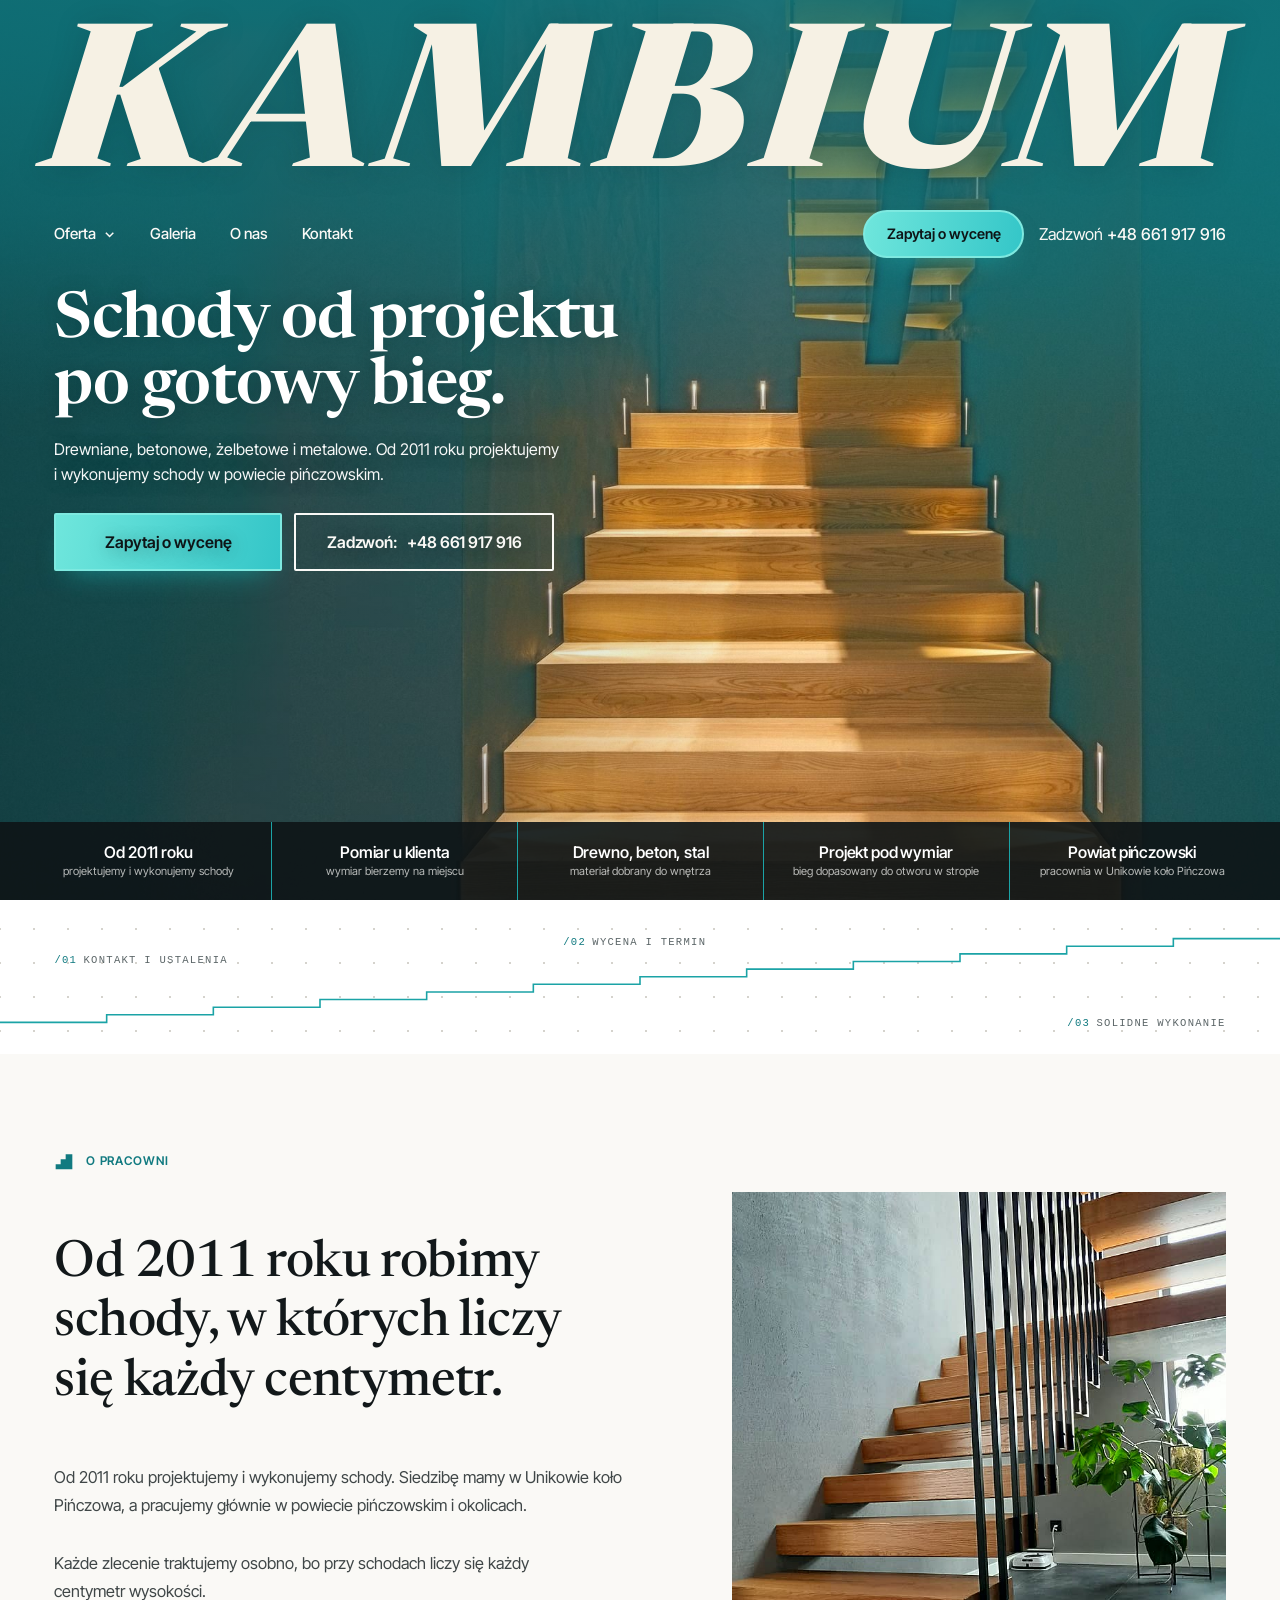
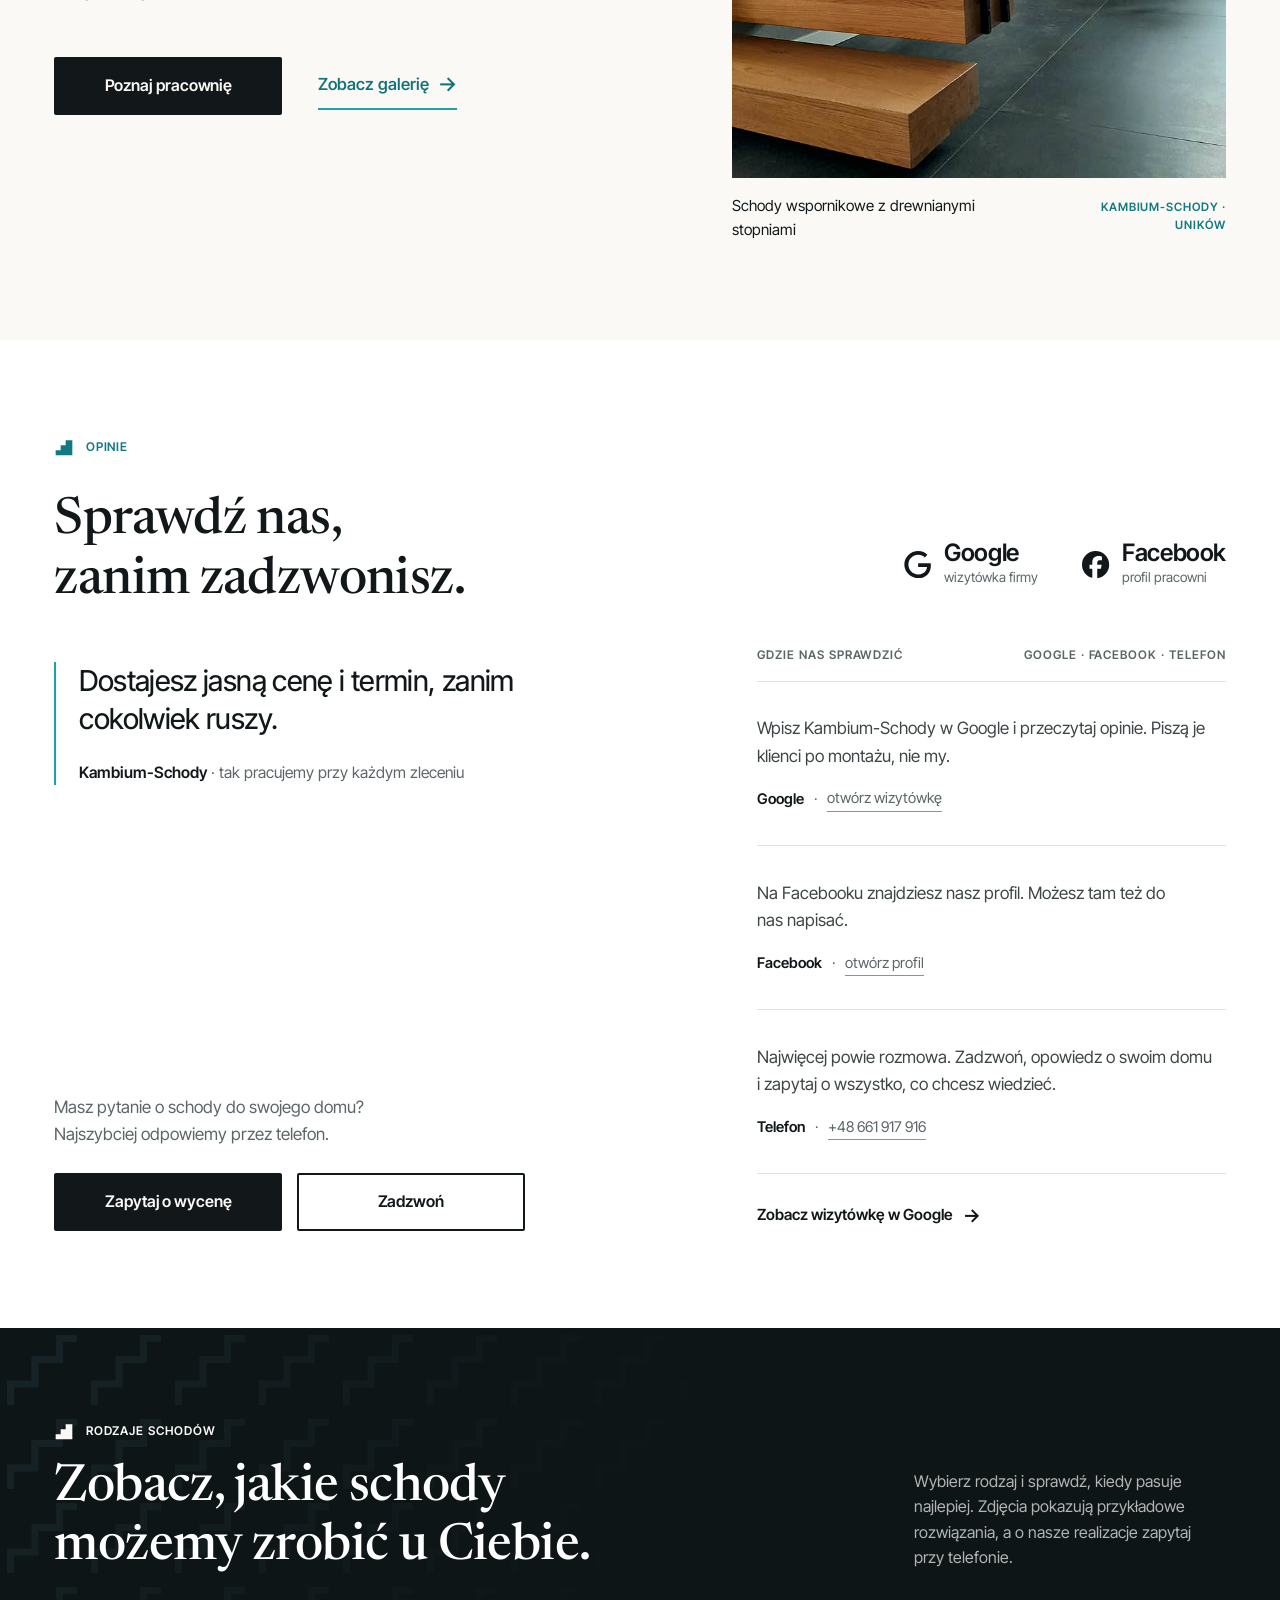
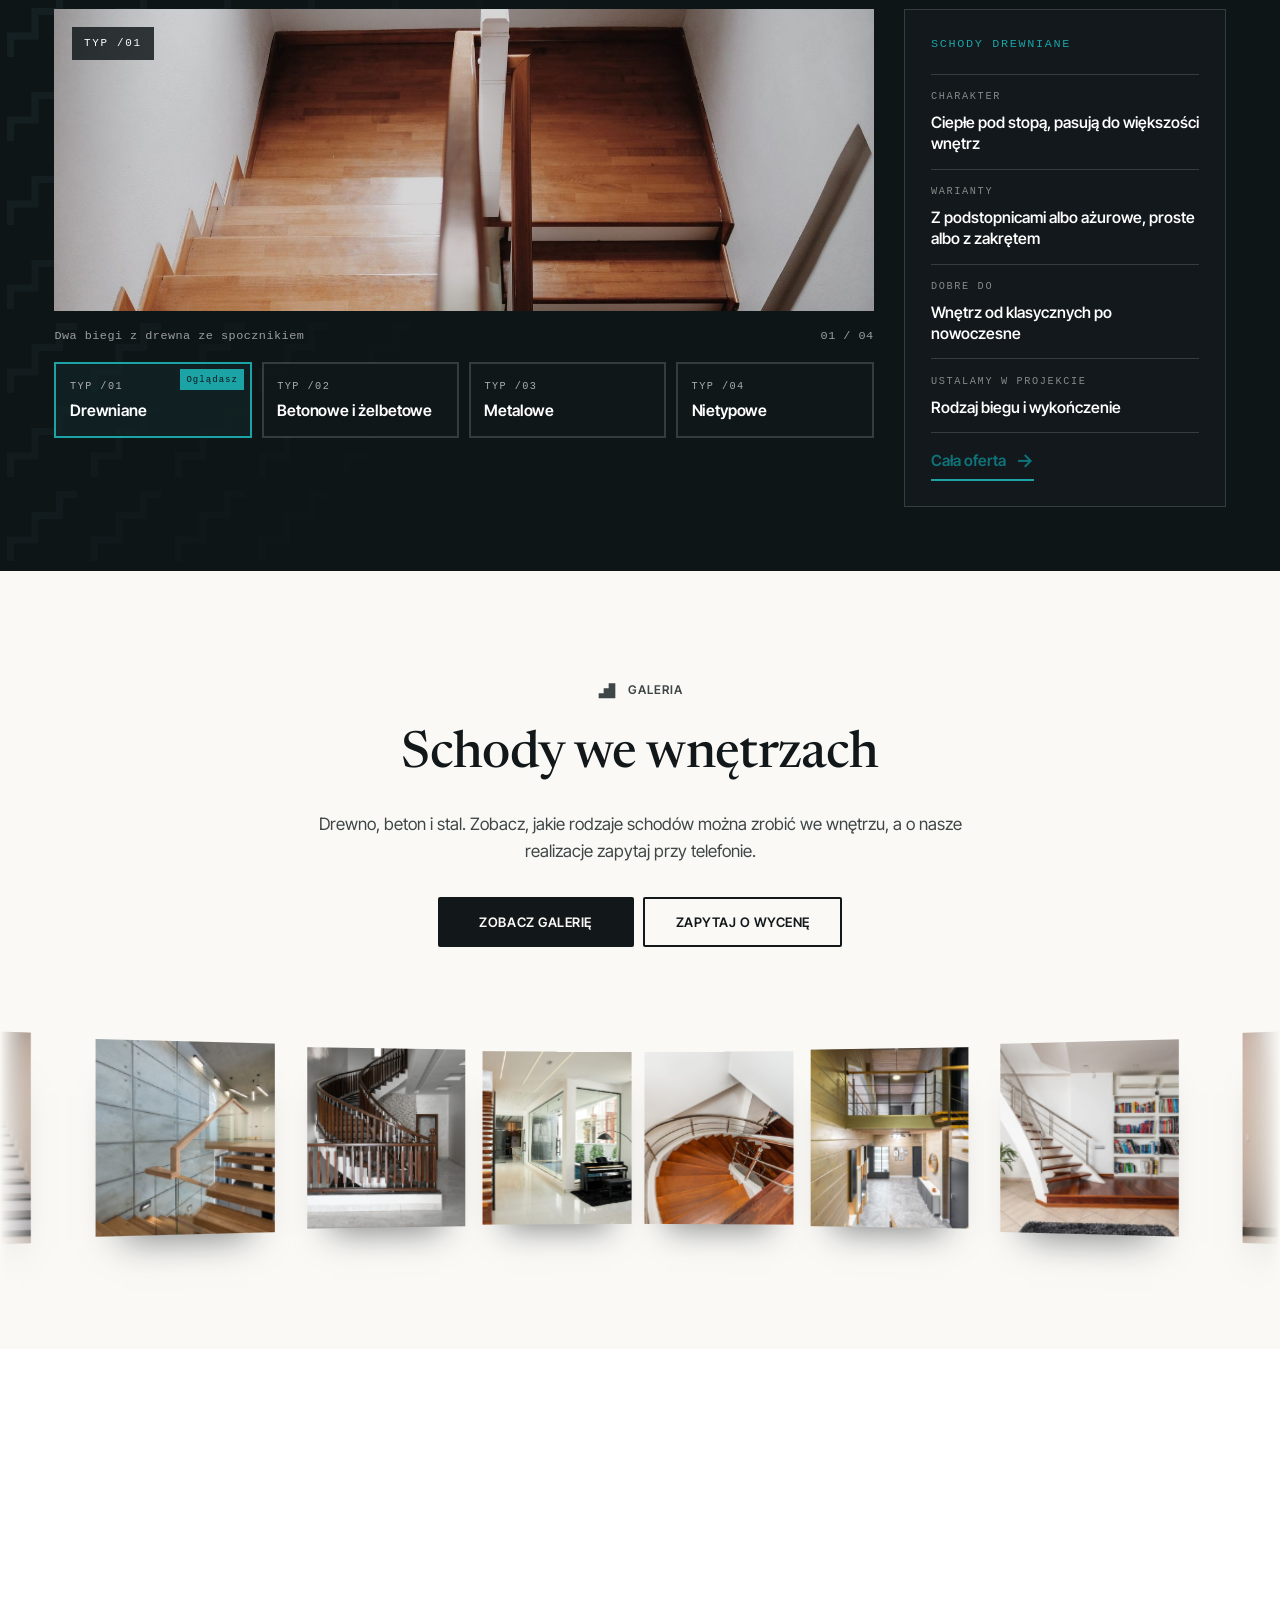
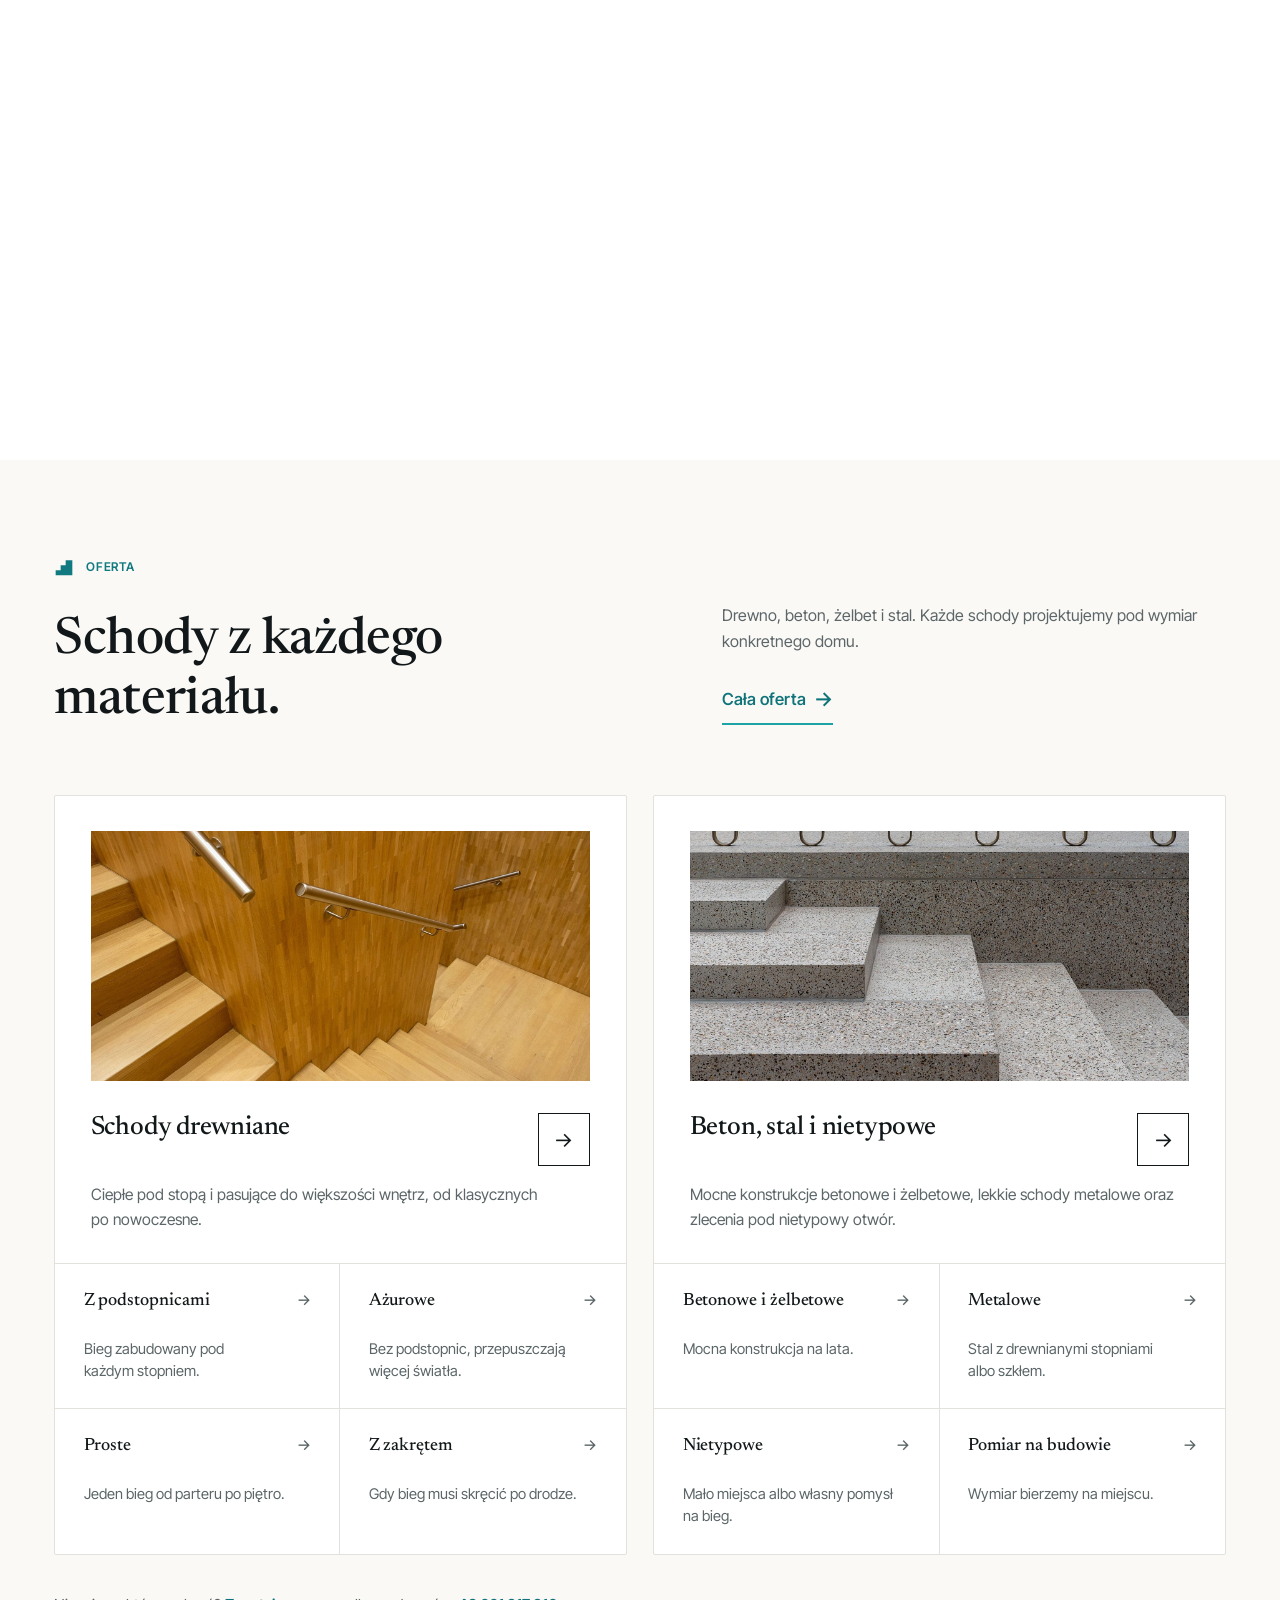
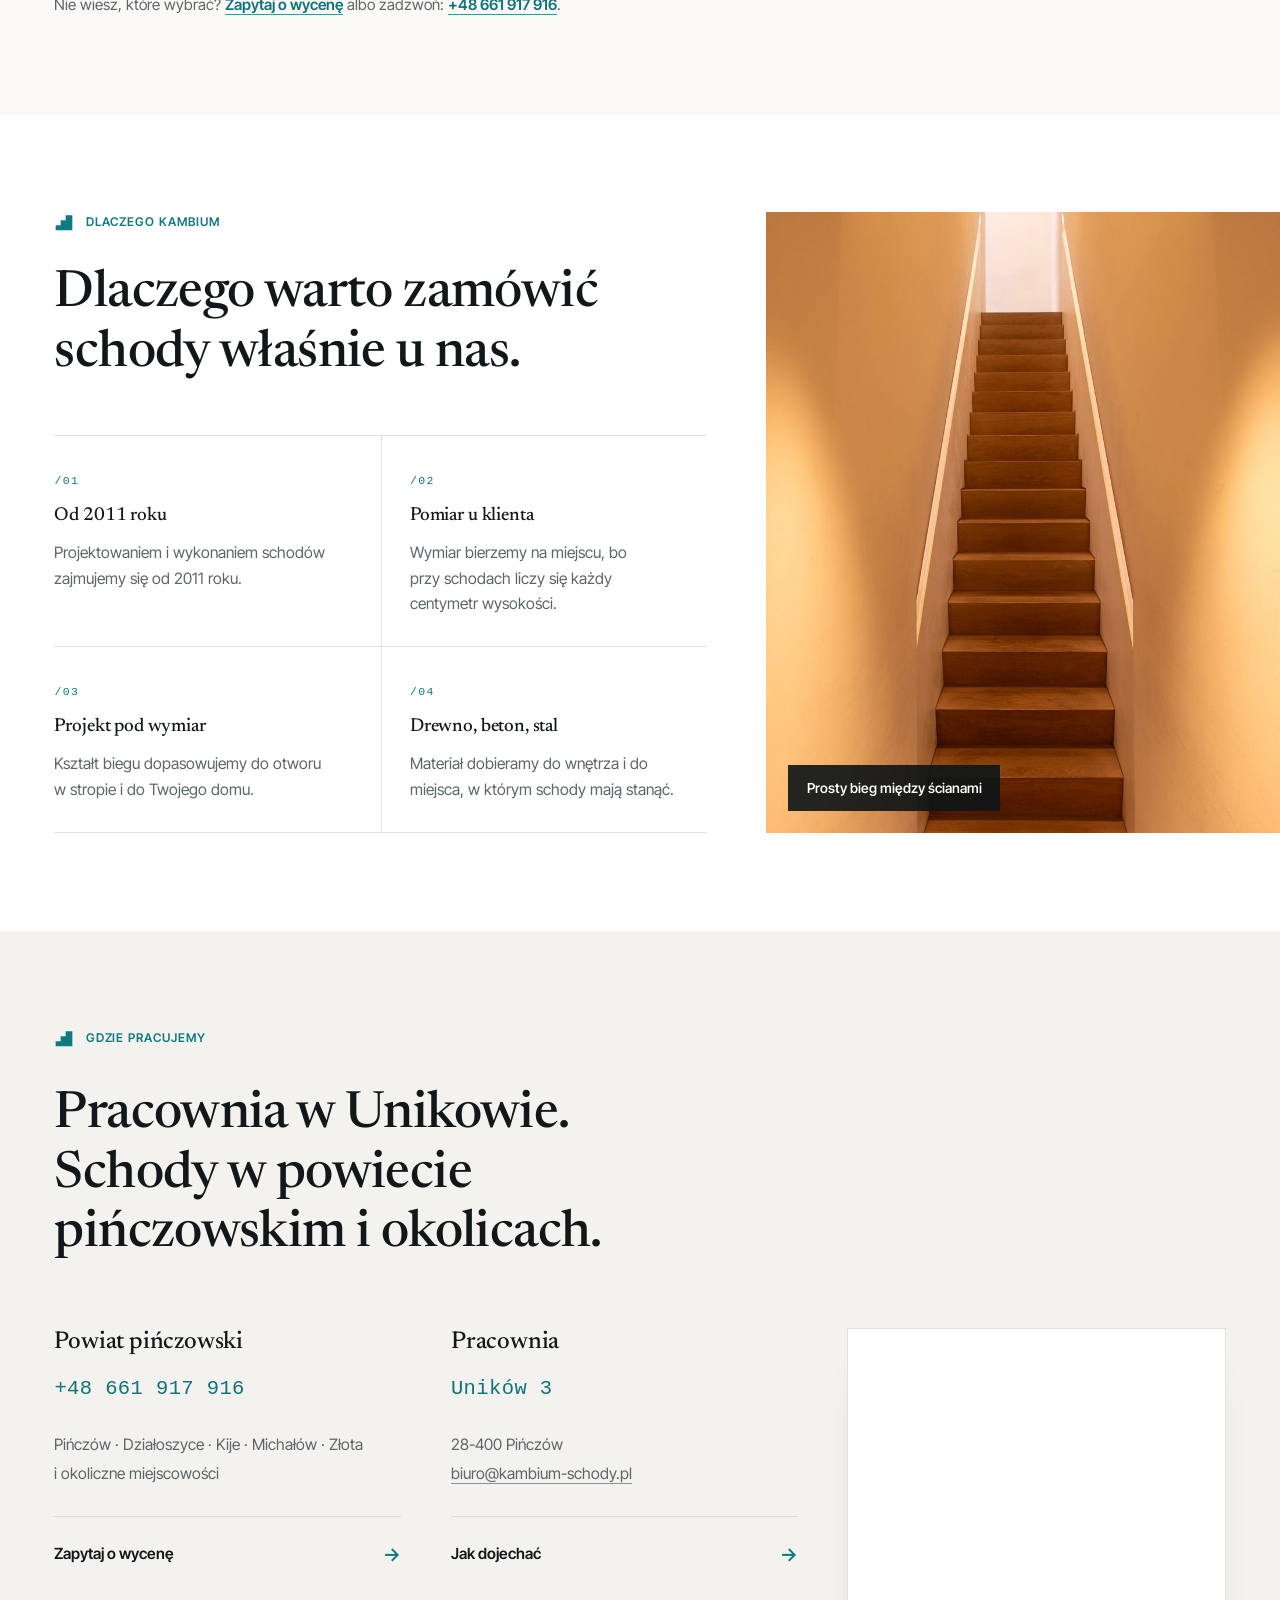
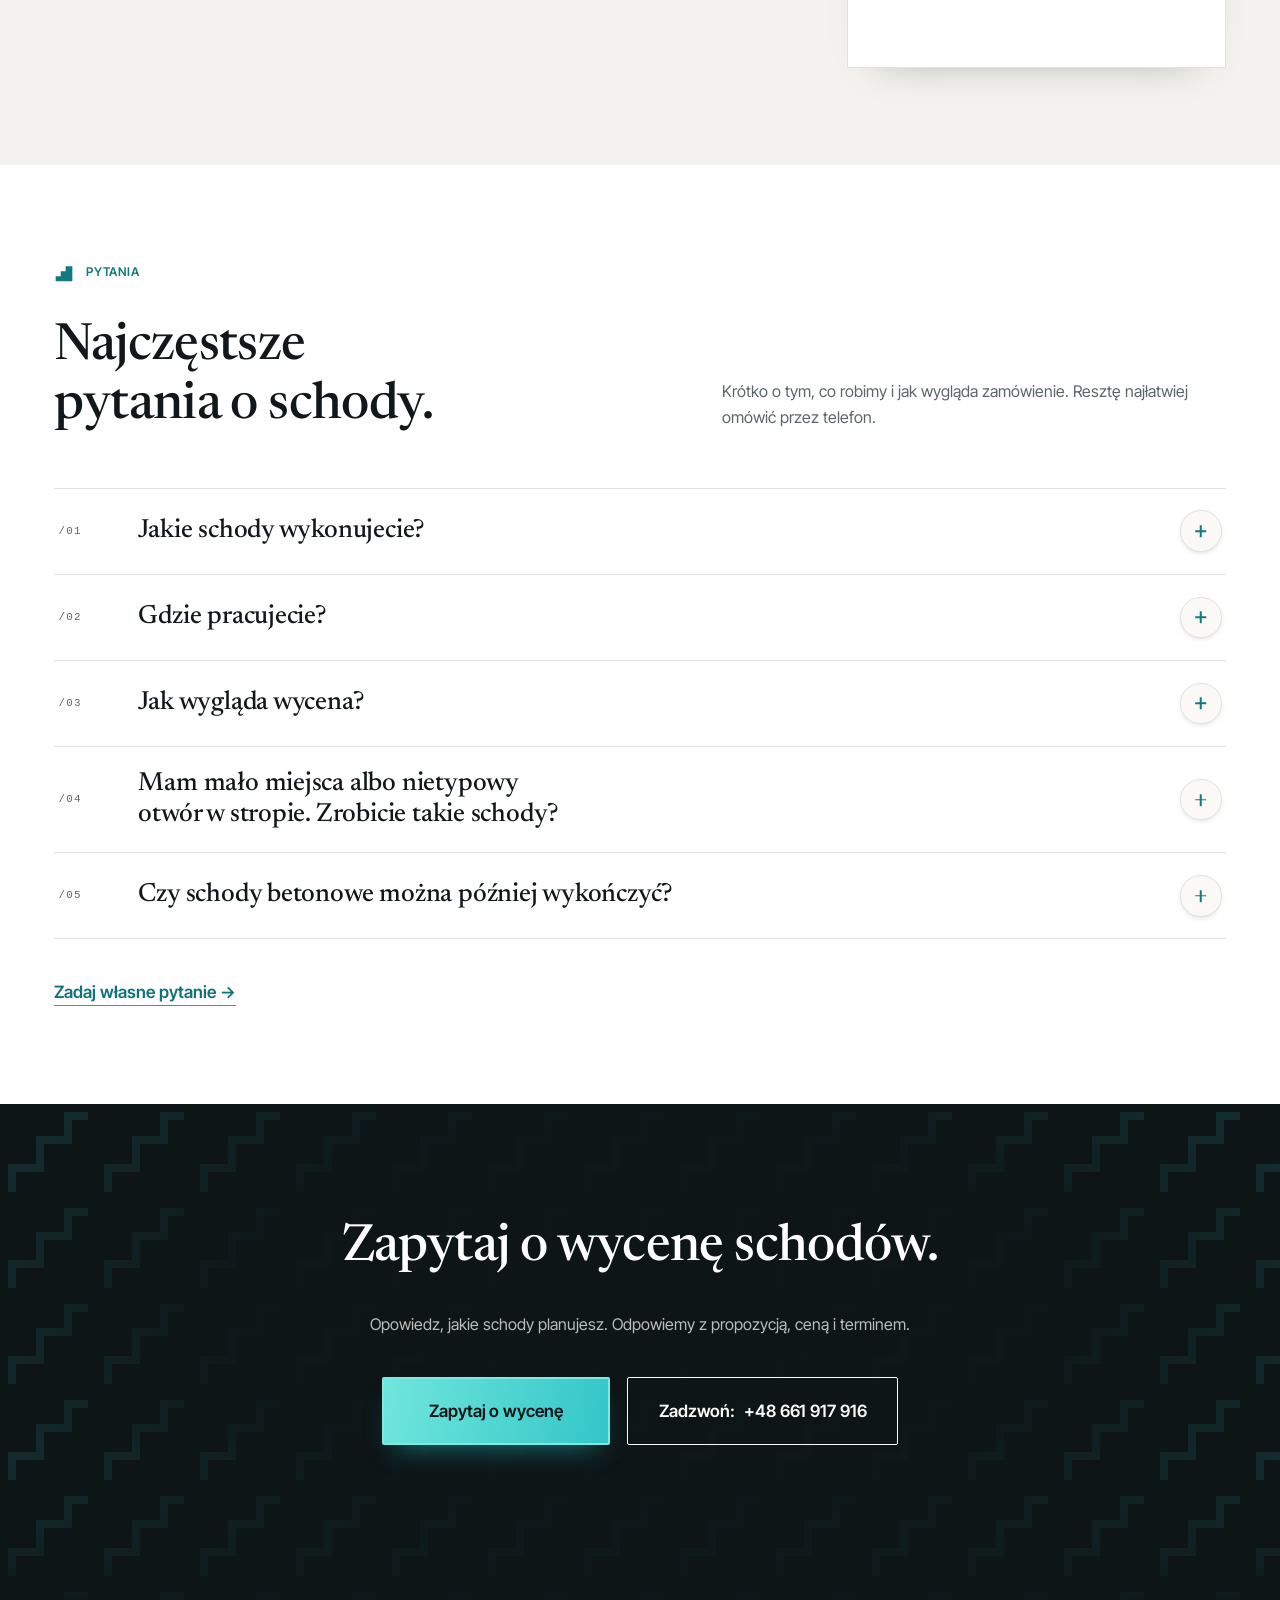
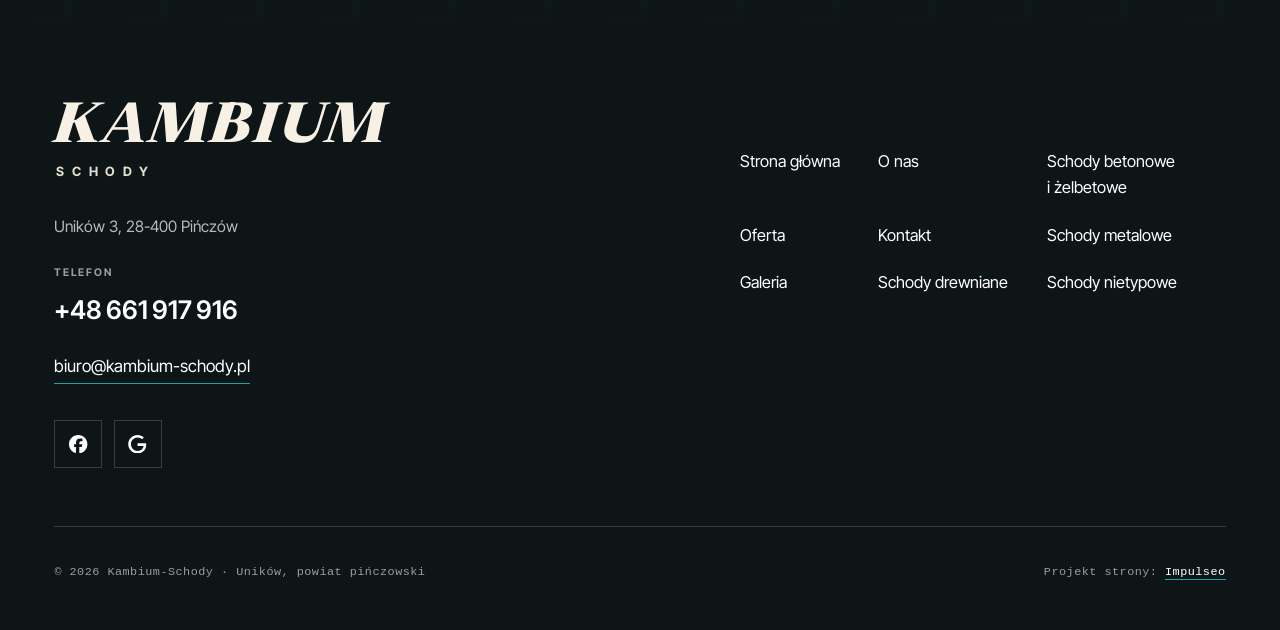
<file: index.html>
<!DOCTYPE html>
<html lang="pl">
<head>
<meta charset="UTF-8">
<meta name="viewport" content="width=device-width, initial-scale=1.0">
<title>Kambium-Schody - schody na wymiar, Pińczów</title>
<meta name="description" content="Schody drewniane, betonowe, żelbetowe i metalowe na wymiar. Uników, powiat pińczowski. Zadzwoń: +48 661 917 916.">
<link rel="canonical" href="https://impulseo-pl.github.io/kambium-schody/">
<meta name="robots" content="noindex, nofollow">
<meta property="og:type" content="website">
<meta property="og:locale" content="pl_PL">
<meta property="og:site_name" content="Kambium-Schody">
<meta property="og:title" content="Kambium-Schody - schody na wymiar, Pińczów">
<meta property="og:description" content="Schody drewniane, betonowe, żelbetowe i metalowe na wymiar. Uników, powiat pińczowski. Zadzwoń: +48 661 917 916.">
<meta property="og:url" content="https://impulseo-pl.github.io/kambium-schody/">
<meta property="og:image" content="https://impulseo-pl.github.io/kambium-schody/img/og.jpg">
<meta property="og:image:width" content="1200">
<meta property="og:image:height" content="630">
<meta name="twitter:card" content="summary_large_image">
<meta name="theme-color" content="#0e1517">
<script type="application/ld+json">{"@context": "https://schema.org", "@type": "LocalBusiness", "name": "Kambium-Schody", "url": "https://impulseo-pl.github.io/kambium-schody/", "telephone": "+48661917916", "email": "biuro@kambium-schody.pl", "image": "https://impulseo-pl.github.io/kambium-schody/img/og.jpg", "address": {"@type": "PostalAddress", "streetAddress": "Uników 3", "postalCode": "28-400", "addressLocality": "Pińczów", "addressCountry": "PL"}, "areaServed": "Powiat pińczowski", "sameAs": ["https://www.facebook.com/p/Kambium-Schody-%C5%81ukasz-%C5%9Acis%C5%82o-100090317103360/", "https://www.google.com/maps/place/Kambium-Schody/@50.5383953,20.6402071,166m/data=!3m1!1e3!4m6!3m5!1s0x4717eae96c76dff5:0x727a5f4c9ac15c52!8m2!3d50.5385133!4d20.6400999!16s%2Fg%2F1tglxqtf"]}</script>
<link rel="preconnect" href="https://fonts.googleapis.com">
<link rel="preconnect" href="https://fonts.gstatic.com" crossorigin>
<link href="https://fonts.googleapis.com/css2?family=Inter+Tight:wght@400..700&amp;family=Newsreader:ital,opsz,wght@0,6..72,400..700;1,6..72,600..800&amp;display=swap" rel="stylesheet">
<link rel="stylesheet" href="assets/styles.css?v=20261113b">
<meta name="nb-deploy" content="c18d0c9b5b89">
</head>
<body class="home">
<header class="bar">
  <div class="bar-in">
    <a class="brand" href="index.html" aria-label="Kambium-Schody - strona główna"><b>Kambium</b><i>SCHODY</i></a>
    <nav class="dnav" aria-label="Menu główne">
        <div class="drop">
          <a class="nav-item" href="oferta.html">Oferta <svg viewBox="0 0 12 12" aria-hidden="true" focusable="false"><path d="M2 4l4 4 4-4" fill="none" stroke="currentColor" stroke-width="1.6"/></svg></a>
          <div class="drop-panel">
            <div class="drop-head"><div><span>Oferta</span><strong>Schody pod wymiar Twojego domu</strong></div><a class="drop-all" href="oferta.html">Cała oferta →</a></div>
            <div class="drop-grid"><a href="oferta.html#drewniane">Schody drewniane <span aria-hidden="true">→</span></a><a href="oferta.html#betonowe">Schody betonowe i&nbsp;żelbetowe <span aria-hidden="true">→</span></a><a href="oferta.html#metalowe">Schody metalowe <span aria-hidden="true">→</span></a><a href="oferta.html#nietypowe">Schody nietypowe <span aria-hidden="true">→</span></a></div>
          </div>
        </div>
        <a class="nav-item" href="realizacje.html">Galeria</a>
        <a class="nav-item" href="o-nas.html">O&nbsp;nas</a>
        <a class="nav-item" href="kontakt.html">Kontakt</a>
      </nav>
    <div class="bar-actions">
        <a class="btn btn-teal btn-pill" href="kontakt.html">Zapytaj o&nbsp;wycenę</a>
        <a class="call" href="tel:+48661917916"><span>Zadzwoń </span><b class="tel">+48 661 917 916</b></a>
        <button class="mtoggle" type="button" aria-label="Menu" aria-expanded="false"><span></span><span></span></button>
      </div>
  </div>
  <div class="mpanel"><div class="mpanel-in">
    <a class="ml" href="oferta.html">Oferta <span aria-hidden="true">→</span></a>
    <a class="ms" href="oferta.html#drewniane">Schody drewniane</a><a class="ms" href="oferta.html#betonowe">Schody betonowe i&nbsp;żelbetowe</a><a class="ms" href="oferta.html#metalowe">Schody metalowe</a><a class="ms" href="oferta.html#nietypowe">Schody nietypowe</a>
    <a class="ml" href="realizacje.html">Galeria <span aria-hidden="true">→</span></a>
    <a class="ml" href="o-nas.html">O&nbsp;nas <span aria-hidden="true">→</span></a>
    <a class="ml" href="kontakt.html">Kontakt <span aria-hidden="true">→</span></a>
    <a class="btn btn-teal" href="kontakt.html">Zapytaj o&nbsp;wycenę</a>
  </div></div>
</header>

<main>
<section class="hero">
  <div class="hero-media"><img src="img/hero.jpg" alt="Podświetlone drewniane schody przy turkusowej ścianie" width="2760" height="1255" fetchpriority="high"><div class="hero-shade"></div></div>
  <div class="mast">
    <a class="mast-word" href="index.html" aria-label="Kambium-Schody"><span>Kambium</span></a>
    <div class="shell mast-row">
      <nav class="dnav" aria-label="Menu główne">
        <div class="drop">
          <a class="nav-item" href="oferta.html">Oferta <svg viewBox="0 0 12 12" aria-hidden="true" focusable="false"><path d="M2 4l4 4 4-4" fill="none" stroke="currentColor" stroke-width="1.6"/></svg></a>
          <div class="drop-panel">
            <div class="drop-head"><div><span>Oferta</span><strong>Schody pod wymiar Twojego domu</strong></div><a class="drop-all" href="oferta.html">Cała oferta →</a></div>
            <div class="drop-grid"><a href="oferta.html#drewniane">Schody drewniane <span aria-hidden="true">→</span></a><a href="oferta.html#betonowe">Schody betonowe i&nbsp;żelbetowe <span aria-hidden="true">→</span></a><a href="oferta.html#metalowe">Schody metalowe <span aria-hidden="true">→</span></a><a href="oferta.html#nietypowe">Schody nietypowe <span aria-hidden="true">→</span></a></div>
          </div>
        </div>
        <a class="nav-item" href="realizacje.html">Galeria</a>
        <a class="nav-item" href="o-nas.html">O&nbsp;nas</a>
        <a class="nav-item" href="kontakt.html">Kontakt</a>
      </nav>
      <div class="bar-actions">
        <a class="btn btn-teal btn-pill" href="kontakt.html">Zapytaj o&nbsp;wycenę</a>
        <a class="call" href="tel:+48661917916"><span>Zadzwoń </span><b class="tel">+48 661 917 916</b></a>
        
      </div>
    </div>
  </div>
  <div class="shell hero-body">
    <div class="hero-copy">
      <h1>Schody od projektu po gotowy bieg.</h1>
      <p>Drewniane, betonowe, żelbetowe i&nbsp;metalowe. Od 2011 roku projektujemy i&nbsp;wykonujemy schody w&nbsp;powiecie pińczowskim.</p>
      <div class="hero-cta"><a class="btn btn-teal" href="kontakt.html">Zapytaj o&nbsp;wycenę</a><a class="btn btn-line" href="tel:+48661917916">Zadzwoń: <span class="tel">+48 661 917 916</span></a></div>
    </div>
  </div>
  <div class="facts"><div class="facts-in"><div class="fact"><span class="k">Od 2011 roku</span><span class="v">projektujemy i&nbsp;wykonujemy schody</span></div><div class="fact"><span class="k">Pomiar u&nbsp;klienta</span><span class="v">wymiar bierzemy na miejscu</span></div><div class="fact"><span class="k">Drewno, beton, stal</span><span class="v">materiał dobrany do wnętrza</span></div><div class="fact"><span class="k">Projekt pod wymiar</span><span class="v">bieg dopasowany do otworu w&nbsp;stropie</span></div><div class="fact"><span class="k">Powiat pińczowski</span><span class="v">pracownia w&nbsp;Unikowie koło Pińczowa</span></div></div></div>
</section>

<div class="bieg" aria-hidden="true"><svg viewBox="0 0 1200 100" preserveAspectRatio="none"><path d="M0 96 H100 V88 H200 V80 H300 V72 H400 V64 H500 V56 H600 V48 H700 V40 H800 V32 H900 V24 H1000 V16 H1100 V8 H1200"/></svg><span><b>/01</b>Kontakt i&nbsp;ustalenia</span><span><b>/02</b>Wycena i&nbsp;termin</span><span><b>/03</b>Solidne wykonanie</span></div>

<section class="sec sec-paper">
  <div class="shell about">
    <div class="rv">
      <p class="eb">O&nbsp;pracowni</p>
      <h2>Od 2011 roku robimy schody, w&nbsp;których liczy się każdy centymetr.</h2>
      <div class="about-txt">
        <p>Od 2011 roku projektujemy i&nbsp;wykonujemy schody. Siedzibę mamy w&nbsp;Unikowie koło Pińczowa, a&nbsp;pracujemy głównie w&nbsp;powiecie pińczowskim i&nbsp;okolicach.</p>
        <p>Każde zlecenie traktujemy osobno, bo przy schodach liczy się każdy centymetr wysokości.</p>
      </div>
      <div class="about-cta"><a class="btn btn-ink" href="o-nas.html">Poznaj pracownię</a><a class="tlink" href="realizacje.html">Zobacz galerię <span class="arr" aria-hidden="true">→</span></a></div>
    </div>
    <figure class="rv" style="--d:.12s">
      <div class="frame"><img src="img/about.jpg" alt="Schody wspornikowe z drewnianymi stopniami wykonane przez Kambium-Schody" width="720" height="960" loading="lazy"></div>
      <figcaption class="figcap"><span>Schody wspornikowe z&nbsp;drewnianymi stopniami</span><span>Kambium-Schody · Uników</span></figcaption>
    </figure>
  </div>
</section>

<section class="sec sec-white">
  <div class="shell proof">
    <div class="proof-left rv">
      <p class="eb">Opinie</p>
      <h2>Sprawdź nas, zanim zadzwonisz.</h2>
      <blockquote class="bigq">
        <p>Dostajesz jasną cenę i&nbsp;termin, zanim cokolwiek ruszy.</p>
        <footer><b>Kambium-Schody</b> · tak pracujemy przy każdym zleceniu</footer>
      </blockquote>
      <div class="proof-foot">
        <p>Masz pytanie o&nbsp;schody do swojego domu? Najszybciej odpowiemy przez telefon.</p>
        <div><a class="btn btn-ink" href="kontakt.html">Zapytaj o&nbsp;wycenę</a><a class="btn btn-outline" href="tel:+48661917916">Zadzwoń</a></div>
      </div>
    </div>
    <div class="rv" style="--d:.12s">
      <div class="lockups">
        <a class="lockup" href="https://www.google.com/maps/place/Kambium-Schody/@50.5383953,20.6402071,166m/data=!3m1!1e3!4m6!3m5!1s0x4717eae96c76dff5:0x727a5f4c9ac15c52!8m2!3d50.5385133!4d20.6400999!16s%2Fg%2F1tglxqtf" target="_blank" rel="noopener"><svg viewBox="0 0 24 24" aria-hidden="true" focusable="false"><path d="M12.48 10.92v3.28h7.84c-.24 1.84-.853 3.187-1.787 4.133-1.147 1.147-2.933 2.4-6.053 2.4-4.827 0-8.6-3.893-8.6-8.72s3.773-8.72 8.6-8.72c2.6 0 4.507 1.027 5.907 2.347l2.307-2.307C18.747 1.44 16.133 0 12.48 0 5.867 0 .307 5.387.307 12s5.56 12 12.173 12c3.573 0 6.267-1.173 8.373-3.36 2.16-2.16 2.84-5.213 2.84-7.667 0-.76-.053-1.467-.173-2.053H12.48z" fill="currentColor"/></svg><span><b>Google</b><small>wizytówka firmy</small></span></a>
        <a class="lockup" href="https://www.facebook.com/p/Kambium-Schody-%C5%81ukasz-%C5%9Acis%C5%82o-100090317103360/" target="_blank" rel="noopener"><svg viewBox="0 0 24 24" aria-hidden="true" focusable="false"><path d="M9.101 23.691v-7.98H6.627v-3.667h2.474v-1.58c0-4.085 1.848-5.978 5.858-5.978.401 0 .955.042 1.468.103a8.68 8.68 0 0 1 1.141.195v3.325a8.623 8.623 0 0 0-.653-.036 26.805 26.805 0 0 0-.733-.009c-.707 0-1.259.096-1.675.309a1.686 1.686 0 0 0-.679.622c-.258.42-.374.995-.374 1.752v1.297h3.919l-.386 2.103-.287 1.564h-3.246v8.245C19.396 23.238 24 18.179 24 12.044c0-6.627-5.373-12-12-12s-12 5.373-12 12c0 5.628 3.874 10.35 9.101 11.647Z" fill="currentColor"/></svg><span><b>Facebook</b><small>profil pracowni</small></span></a>
      </div>
      <div class="plist">
        <div class="plist-head"><span>Gdzie nas sprawdzić</span><span>Google · Facebook · telefon</span></div>
        <article><p>Wpisz Kambium-Schody w&nbsp;Google i&nbsp;przeczytaj opinie. Piszą je klienci po montażu, nie my.</p><p class="meta"><b>Google</b><span>·</span><a href="https://www.google.com/maps/place/Kambium-Schody/@50.5383953,20.6402071,166m/data=!3m1!1e3!4m6!3m5!1s0x4717eae96c76dff5:0x727a5f4c9ac15c52!8m2!3d50.5385133!4d20.6400999!16s%2Fg%2F1tglxqtf" target="_blank" rel="noopener">otwórz wizytówkę</a></p></article>
        <article><p>Na Facebooku znajdziesz nasz profil. Możesz tam też do nas napisać.</p><p class="meta"><b>Facebook</b><span>·</span><a href="https://www.facebook.com/p/Kambium-Schody-%C5%81ukasz-%C5%9Acis%C5%82o-100090317103360/" target="_blank" rel="noopener">otwórz profil</a></p></article>
        <article><p>Najwięcej powie rozmowa. Zadzwoń, opowiedz o&nbsp;swoim domu i&nbsp;zapytaj o&nbsp;wszystko, co chcesz wiedzieć.</p><p class="meta"><b>Telefon</b><span>·</span><a class="tel" href="tel:+48661917916">+48 661 917 916</a></p></article>
      </div>
      <a class="rowlink" href="https://www.google.com/maps/place/Kambium-Schody/@50.5383953,20.6402071,166m/data=!3m1!1e3!4m6!3m5!1s0x4717eae96c76dff5:0x727a5f4c9ac15c52!8m2!3d50.5385133!4d20.6400999!16s%2Fg%2F1tglxqtf" target="_blank" rel="noopener">Zobacz wizytówkę w&nbsp;Google <span class="arr" aria-hidden="true">→</span></a>
    </div>
  </div>
</section>

<section class="sec-dark types pattern">
  <div class="shell">
    <div class="sec-head rv">
      <div><p class="eb on-dark">Rodzaje schodów</p><h2>Zobacz, jakie schody możemy zrobić u&nbsp;Ciebie.</h2></div>
      <div class="side"><p>Wybierz rodzaj i&nbsp;sprawdź, kiedy pasuje najlepiej. Zdjęcia pokazują przykładowe rozwiązania, a&nbsp;o nasze realizacje zapytaj przy telefonie.</p></div>
    </div>
    <div class="viewer rv">
      <div>
        <div class="stage"><span class="chip">Typ /01</span><img src="img/t-drewniane.jpg" alt="Schody drewniane ze spocznikiem, widok z góry" width="1600" height="1068" loading="lazy" class="is-on"><img src="img/t-betonowe.jpg" alt="Schody betonowe ze szklaną balustradą w salonie" width="1600" height="1068" loading="lazy"><img src="img/t-metalowe.jpg" alt="Schody na stalowej konstrukcji z drewnianymi stopniami" width="1600" height="1068" loading="lazy"><img src="img/t-nietypowe.jpg" alt="Białe stopnie wspornikowe w nowoczesnym wnętrzu" width="1600" height="1068" loading="lazy"></div>
        <p class="stage-cap"><span class="stage-txt">Dwa biegi z&nbsp;drewna ze spocznikiem</span><span class="stage-nr">01 / 04</span></p>
        <div class="tabs" role="tablist" aria-label="Rodzaje schodów"><button class="tab" type="button" role="tab" aria-selected="true" data-opis="Dwa biegi z drewna ze spocznikiem"><small>Typ /01</small><b>Drewniane</b><em>Oglądasz</em></button><button class="tab" type="button" role="tab" aria-selected="false" data-opis="Betonowy bieg ze szklaną balustradą"><small>Typ /02</small><b>Betonowe i&nbsp;żelbetowe</b><em>Oglądasz</em></button><button class="tab" type="button" role="tab" aria-selected="false" data-opis="Stalowa konstrukcja i drewniane stopnie"><small>Typ /03</small><b>Metalowe</b><em>Oglądasz</em></button><button class="tab" type="button" role="tab" aria-selected="false" data-opis="Stopnie wspornikowe przy ścianie"><small>Typ /04</small><b>Nietypowe</b><em>Oglądasz</em></button></div>
      </div>
      <aside class="spec">
        <div class="spec-set"><p class="spec-title">Schody drewniane</p><dl><div><dt>Charakter</dt><dd>Ciepłe pod stopą, pasują do większości wnętrz</dd></div><div><dt>Warianty</dt><dd>Z&nbsp;podstopnicami albo ażurowe, proste albo z&nbsp;zakrętem</dd></div><div><dt>Dobre do</dt><dd>Wnętrz od klasycznych po nowoczesne</dd></div><div><dt>Ustalamy w&nbsp;projekcie</dt><dd>Rodzaj biegu i&nbsp;wykończenie</dd></div></dl></div><div class="spec-set" hidden><p class="spec-title">Schody betonowe i&nbsp;żelbetowe</p><dl><div><dt>Charakter</dt><dd>Mocna konstrukcja na lata</dd></div><div><dt>Dobre do</dt><dd>Nowoczesnych domów i&nbsp;miejsc, gdzie liczy się stabilność</dd></div><div><dt>Wymiar</dt><dd>Bierzemy na budowie, kształt biegu pod otwór w&nbsp;stropie</dd></div><div><dt>Wykończenie</dt><dd>Później, tak jak pasuje do wnętrza</dd></div></dl></div><div class="spec-set" hidden><p class="spec-title">Schody metalowe</p><dl><div><dt>Charakter</dt><dd>Lekkie wizualnie</dd></div><div><dt>Dobre do</dt><dd>Minimalistycznych wnętrz, salonu i&nbsp;wąskiej klatki</dd></div><div><dt>Stal łączymy z</dt><dd>Drewnianymi stopniami albo szkłem</dd></div><div><dt>Konstrukcja</dt><dd>Dobierana do miejsca, w&nbsp;którym schody mają stanąć</dd></div></dl></div><div class="spec-set" hidden><p class="spec-title">Schody nietypowe</p><dl><div><dt>Kiedy</dt><dd>Nietypowy otwór, mało miejsca albo własny pomysł na bieg</dd></div><div><dt>Materiał</dt><dd>Dobierany indywidualnie</dd></div><div><dt>Forma</dt><dd>Ustalana po pomiarze i&nbsp;rozmowie</dd></div><div><dt>Zaczynamy od</dt><dd>Rozmowy o&nbsp;tym, jak schody mają wyglądać</dd></div></dl></div>
        <a class="tlink" href="oferta.html"><i>Cała oferta <span class="arr" aria-hidden="true">→</span></i></a>
      </aside>
    </div>
  </div>
</section>

<section class="ribbon-sec">
  <div class="shell ribbon-head rv">
    <p class="eb">Galeria</p>
    <h2>Schody we wnętrzach</h2>
    <p>Drewno, beton i&nbsp;stal. Zobacz, jakie rodzaje schodów można zrobić we wnętrzu, a&nbsp;o nasze realizacje zapytaj przy telefonie.</p>
    <div><a class="btn btn-ink btn-caps" href="realizacje.html">Zobacz galerię</a><a class="btn btn-outline btn-caps" href="kontakt.html">Zapytaj o&nbsp;wycenę</a></div>
  </div>
  <div class="ribbon"><div class="ribbon-track"><figure class="rt"><img src="img/w1.jpg" alt="Klasyczne schody z ciemnymi stopniami i białymi podstopnicami" width="1600" height="1068" loading="lazy"></figure><figure class="rt"><img src="img/w2.jpg" alt="Drewniane stopnie ze szklaną balustradą przy betonowej ścianie" width="1600" height="1068" loading="lazy"></figure><figure class="rt"><img src="img/w3.jpg" alt="Kręte schody z drewnianą balustradą" width="1600" height="1068" loading="lazy"></figure><figure class="rt"><img src="img/w4.jpg" alt="Ażurowe drewniane stopnie w jasnym wnętrzu" width="1600" height="1068" loading="lazy"></figure><figure class="rt"><img src="img/w5.jpg" alt="Schody zabiegowe z drewna widziane z góry" width="1600" height="1068" loading="lazy"></figure><figure class="rt"><img src="img/w6.jpg" alt="Stalowe schody i antresola w drewnianym wnętrzu" width="1600" height="1068" loading="lazy"></figure><figure class="rt"><img src="img/w7.jpg" alt="Schody na białej belce z drewnianymi stopniami" width="1600" height="1068" loading="lazy"></figure></div></div>
</section>

<section class="sec sec-white">
  <div class="shell cost">
    <div class="rv">
      <p class="eb">Wycena</p>
      <h2>Ile będą kosztować schody w&nbsp;Twoim domu?</h2>
      <p class="cost-txt">To zależy od wysokości, otworu w&nbsp;stropie, kształtu biegu i&nbsp;materiału. Dlatego nie podajemy kwot w&nbsp;ciemno. Opowiedz, jakie schody planujesz, a&nbsp;dostaniesz jasną cenę i&nbsp;termin, zanim cokolwiek ruszy.</p>
      <a class="btn btn-teal" href="kontakt.html">Zapytaj o&nbsp;wycenę <span class="arr" aria-hidden="true">→</span></a>
    </div>
    <div class="bids rv" style="--d:.12s" aria-label="Porównanie: wycena na oko i wycena po ustaleniach">
      <div class="bid-b">
        <p class="bid-top">Wycena na oko</p>
        <p class="bid-one"><span>Schody, komplet</span><b>jedna kwota</b></p>
        <small>Bez wymiarów. Bez materiału. Bez terminu.</small>
      </div>
      <span class="bid-note">te same schody, dwa podejścia</span>
      <div class="bid-a">
        <p class="bid-top">Wycena Kambium-Schody</p>
        <ul>
          <li><span>Wymiary</span><span>z&nbsp;pomiaru u&nbsp;klienta</span></li>
          <li><span>Kształt biegu</span><span>pod otwór w&nbsp;stropie</span></li>
          <li><span>Materiał</span><span>drewno, beton, stal</span></li>
          <li><span>Wykończenie</span><span>ustalone w&nbsp;projekcie</span></li>
          <li><span>Termin</span><span>podany razem z&nbsp;ceną</span></li>
        </ul>
        <p class="bid-sum"><span>Cena i&nbsp;termin</span><b>przed startem prac</b></p>
      </div>
    </div>
  </div>
</section>

<section class="sec sec-paper">
  <div class="shell">
    <div class="sec-head rv">
      <div><p class="eb">Oferta</p><h2>Schody z&nbsp;każdego materiału.</h2></div>
      <div class="side"><p>Drewno, beton, żelbet i&nbsp;stal. Każde schody projektujemy pod wymiar konkretnego domu.</p><a class="tlink" href="oferta.html">Cała oferta <span class="arr" aria-hidden="true">→</span></a></div>
    </div>
    <div class="duo">
      <article class="kafel rv">
        <div class="kafel-top">
          <a class="frame" href="oferta.html#drewniane"><img src="img/u-drewno.jpg" alt="Drewniane stopnie zabiegowe z poręczą przy ścianie z drewna" width="1600" height="1066" loading="lazy"></a>
          <div class="kafel-h"><h3><a href="oferta.html#drewniane">Schody drewniane</a></h3><a class="boxarr" href="oferta.html#drewniane" aria-label="Schody drewniane - zobacz w ofercie">→</a></div>
          <p>Ciepłe pod stopą i&nbsp;pasujące do większości wnętrz, od klasycznych po nowoczesne.</p>
        </div>
        <div class="sub">
          <a href="oferta.html#drewniane"><h4>Z&nbsp;podstopnicami <span aria-hidden="true">→</span></h4><p>Bieg zabudowany pod każdym stopniem.</p></a>
          <a href="oferta.html#drewniane"><h4>Ażurowe <span aria-hidden="true">→</span></h4><p>Bez podstopnic, przepuszczają więcej światła.</p></a>
          <a href="oferta.html#drewniane"><h4>Proste <span aria-hidden="true">→</span></h4><p>Jeden bieg od parteru po piętro.</p></a>
          <a href="oferta.html#drewniane"><h4>Z&nbsp;zakrętem <span aria-hidden="true">→</span></h4><p>Gdy bieg musi skręcić po drodze.</p></a>
        </div>
      </article>
      <article class="kafel rv" style="--d:.1s">
        <div class="kafel-top">
          <a class="frame" href="oferta.html#betonowe"><img src="img/u-beton.jpg" alt="Stopnie z betonu z widocznym kruszywem" width="1600" height="1068" loading="lazy"></a>
          <div class="kafel-h"><h3><a href="oferta.html#betonowe">Beton, stal i&nbsp;nietypowe</a></h3><a class="boxarr" href="oferta.html#betonowe" aria-label="Schody betonowe - zobacz w ofercie">→</a></div>
          <p>Mocne konstrukcje betonowe i&nbsp;żelbetowe, lekkie schody metalowe oraz zlecenia pod nietypowy otwór.</p>
        </div>
        <div class="sub">
          <a href="oferta.html#betonowe"><h4>Betonowe i&nbsp;żelbetowe <span aria-hidden="true">→</span></h4><p>Mocna konstrukcja na lata.</p></a>
          <a href="oferta.html#metalowe"><h4>Metalowe <span aria-hidden="true">→</span></h4><p>Stal z&nbsp;drewnianymi stopniami albo szkłem.</p></a>
          <a href="oferta.html#nietypowe"><h4>Nietypowe <span aria-hidden="true">→</span></h4><p>Mało miejsca albo własny pomysł na bieg.</p></a>
          <a href="kontakt.html"><h4>Pomiar na budowie <span aria-hidden="true">→</span></h4><p>Wymiar bierzemy na miejscu.</p></a>
        </div>
      </article>
    </div>
    <p class="duo-note">Nie wiesz, które wybrać? <a href="kontakt.html">Zapytaj o&nbsp;wycenę</a> albo zadzwoń: <a class="tel" href="tel:+48661917916">+48 661 917 916</a>.</p>
  </div>
</section>

<section class="sec sec-white why-sec">
  <div class="shell why">
    <div class="rv">
      <p class="eb">Dlaczego Kambium</p>
      <h2>Dlaczego warto zamówić schody właśnie u&nbsp;nas.</h2>
      <ul class="punkty">
        <li><span class="nr">/01</span><h3>Od 2011 roku</h3><p>Projektowaniem i&nbsp;wykonaniem schodów zajmujemy się od 2011 roku.</p></li>
        <li><span class="nr">/02</span><h3>Pomiar u&nbsp;klienta</h3><p>Wymiar bierzemy na miejscu, bo przy schodach liczy się każdy centymetr wysokości.</p></li>
        <li><span class="nr">/03</span><h3>Projekt pod wymiar</h3><p>Kształt biegu dopasowujemy do otworu w&nbsp;stropie i&nbsp;do Twojego domu.</p></li>
        <li><span class="nr">/04</span><h3>Drewno, beton, stal</h3><p>Materiał dobieramy do wnętrza i&nbsp;do miejsca, w&nbsp;którym schody mają stanąć.</p></li>
      </ul>
    </div>
    <figure class="rv" style="--d:.12s">
      <div class="frame"><img src="img/why.jpg" alt="Prosty bieg schodów między dwiema ścianami w ciepłym świetle" width="1600" height="1068" loading="lazy"></div>
      <figcaption>Prosty bieg między ścianami</figcaption>
    </figure>
  </div>
</section>

<section class="sec sec-sunken areas">
  <div class="shell">
    <div class="rv"><p class="eb">Gdzie pracujemy</p><h2>Pracownia w&nbsp;Unikowie. Schody w&nbsp;powiecie pińczowskim i&nbsp;okolicach.</h2></div>
    <div class="areas-grid rv">
      <div class="area">
        <h3>Powiat pińczowski</h3>
        <a class="big tel" href="tel:+48661917916">+48 661 917 916</a>
        <p>Pińczów · Działoszyce · Kije · Michałów · Złota<br>i&nbsp;okoliczne miejscowości</p>
        <a class="rowlink" href="kontakt.html">Zapytaj o&nbsp;wycenę <span class="arr" aria-hidden="true">→</span></a>
      </div>
      <div class="area">
        <h3>Pracownia</h3>
        <span class="big">Uników 3</span>
        <p>28-400 Pińczów<br><a href="mailto:biuro@kambium-schody.pl">biuro@kambium-schody.pl</a></p>
        <a class="rowlink" href="https://www.google.com/maps/place/Kambium-Schody/@50.5383953,20.6402071,166m/data=!3m1!1e3!4m6!3m5!1s0x4717eae96c76dff5:0x727a5f4c9ac15c52!8m2!3d50.5385133!4d20.6400999!16s%2Fg%2F1tglxqtf" target="_blank" rel="noopener">Jak dojechać <span class="arr" aria-hidden="true">→</span></a>
      </div>
      <div class="mapbox"><iframe src="https://maps.google.com/maps?q=50.5385133%2C20.6400999&z=15&output=embed" title="Mapa dojazdu - Kambium-Schody, Uników 3" loading="lazy" referrerpolicy="no-referrer-when-downgrade"></iframe></div>
    </div>
  </div>
</section>

<section class="sec sec-white">
  <div class="shell">
    <div class="sec-head rv">
      <div><p class="eb">Pytania</p><h2>Najczęstsze pytania o&nbsp;schody.</h2></div>
      <div class="side"><p>Krótko o&nbsp;tym, co robimy i&nbsp;jak wygląda zamówienie. Resztę najłatwiej omówić przez telefon.</p></div>
    </div>
    <div class="faq rv"><details name="pytania"><summary><span class="nr">/01</span><h3>Jakie schody wykonujecie?</h3><span class="plus" aria-hidden="true"></span></summary><p class="ans">Drewniane, betonowe, żelbetowe i&nbsp;metalowe, a&nbsp;także schody nietypowe: do małych pomieszczeń, pod nietypowy otwór w&nbsp;stropie albo według Twojego pomysłu na kształt biegu.</p></details><details name="pytania"><summary><span class="nr">/02</span><h3>Gdzie pracujecie?</h3><span class="plus" aria-hidden="true"></span></summary><p class="ans">Siedzibę mamy w&nbsp;Unikowie koło Pińczowa. Pracujemy głównie w&nbsp;powiecie pińczowskim i&nbsp;okolicach.</p></details><details name="pytania"><summary><span class="nr">/03</span><h3>Jak wygląda wycena?</h3><span class="plus" aria-hidden="true"></span></summary><p class="ans">Opowiadasz, czego potrzebujesz, a&nbsp;my doradzamy rozwiązanie. Potem dostajesz jasną cenę i&nbsp;termin, zanim cokolwiek ruszy.</p></details><details name="pytania"><summary><span class="nr">/04</span><h3>Mam mało miejsca albo nietypowy otwór w&nbsp;stropie. Zrobicie takie schody?</h3><span class="plus" aria-hidden="true"></span></summary><p class="ans">Tak, takie zlecenia też bierzemy. Materiał i&nbsp;formę dobieramy indywidualnie, po pomiarze i&nbsp;rozmowie o&nbsp;tym, jak schody mają wyglądać.</p></details><details name="pytania"><summary><span class="nr">/05</span><h3>Czy schody betonowe można później wykończyć?</h3><span class="plus" aria-hidden="true"></span></summary><p class="ans">Tak. Betonowe schody można później wykończyć tak, jak pasuje do wnętrza.</p></details></div>
    <p class="faq-more"><a href="kontakt.html">Zadaj własne pytanie →</a></p>
  </div>
</section>

<section class="closing">
  <div class="shell rv">
    <h2>Zapytaj o&nbsp;wycenę schodów.</h2>
    <p>Opowiedz, jakie schody planujesz. Odpowiemy z&nbsp;propozycją, ceną i&nbsp;terminem.</p>
    <div><a class="btn btn-teal btn-big" href="kontakt.html">Zapytaj o&nbsp;wycenę</a><a class="btn btn-line btn-big" href="tel:+48661917916">Zadzwoń: <span class="tel">+48 661 917 916</span></a></div>
  </div>
</section>
</main>
<footer class="foot">
  <div class="shell">
    <div class="foot-top">
      <div>
        <a class="brand" href="index.html" aria-label="Kambium-Schody - strona główna"><b>Kambium</b><i>SCHODY</i></a>
        <p class="foot-addr">Uników 3, 28-400 Pińczów</p>
        <div class="foot-tel"><small>Telefon</small><a class="tel" href="tel:+48661917916">+48 661 917 916</a></div>
        <a class="foot-mail" href="mailto:biuro@kambium-schody.pl">biuro@kambium-schody.pl</a>
        <div class="socs">
          <a class="soc" href="https://www.facebook.com/p/Kambium-Schody-%C5%81ukasz-%C5%9Acis%C5%82o-100090317103360/" target="_blank" rel="noopener" aria-label="Facebook - Kambium-Schody"><svg viewBox="0 0 24 24" aria-hidden="true" focusable="false"><path d="M9.101 23.691v-7.98H6.627v-3.667h2.474v-1.58c0-4.085 1.848-5.978 5.858-5.978.401 0 .955.042 1.468.103a8.68 8.68 0 0 1 1.141.195v3.325a8.623 8.623 0 0 0-.653-.036 26.805 26.805 0 0 0-.733-.009c-.707 0-1.259.096-1.675.309a1.686 1.686 0 0 0-.679.622c-.258.42-.374.995-.374 1.752v1.297h3.919l-.386 2.103-.287 1.564h-3.246v8.245C19.396 23.238 24 18.179 24 12.044c0-6.627-5.373-12-12-12s-12 5.373-12 12c0 5.628 3.874 10.35 9.101 11.647Z" fill="currentColor"/></svg></a>
          <a class="soc" href="https://www.google.com/maps/place/Kambium-Schody/@50.5383953,20.6402071,166m/data=!3m1!1e3!4m6!3m5!1s0x4717eae96c76dff5:0x727a5f4c9ac15c52!8m2!3d50.5385133!4d20.6400999!16s%2Fg%2F1tglxqtf" target="_blank" rel="noopener" aria-label="Google - Kambium-Schody"><svg viewBox="0 0 24 24" aria-hidden="true" focusable="false"><path d="M12.48 10.92v3.28h7.84c-.24 1.84-.853 3.187-1.787 4.133-1.147 1.147-2.933 2.4-6.053 2.4-4.827 0-8.6-3.893-8.6-8.72s3.773-8.72 8.6-8.72c2.6 0 4.507 1.027 5.907 2.347l2.307-2.307C18.747 1.44 16.133 0 12.48 0 5.867 0 .307 5.387.307 12s5.56 12 12.173 12c3.573 0 6.267-1.173 8.373-3.36 2.16-2.16 2.84-5.213 2.84-7.667 0-.76-.053-1.467-.173-2.053H12.48z" fill="currentColor"/></svg></a>
        </div>
      </div>
      <nav class="foot-nav" aria-label="Stopka">
        <a href="index.html">Strona główna</a><a href="oferta.html">Oferta</a><a href="realizacje.html">Galeria</a>
        <a href="o-nas.html">O&nbsp;nas</a><a href="kontakt.html">Kontakt</a><a href="oferta.html#drewniane">Schody drewniane</a><a href="oferta.html#betonowe">Schody betonowe i&nbsp;żelbetowe</a><a href="oferta.html#metalowe">Schody metalowe</a><a href="oferta.html#nietypowe">Schody nietypowe</a>
      </nav>
    </div>
    <div class="foot-bot"><span>© 2026 Kambium-Schody · Uników, powiat pińczowski</span><span>Projekt strony: <a class="foot-credit" href="https://impulseo.pl" target="_blank" rel="noopener">Impulseo</a></span></div>
  </div>
</footer>
<div class="sticky-reserve"><a class="sr-book" href="kontakt.html">Zapytaj o&nbsp;wycenę</a><a class="sr-call" href="tel:+48661917916" aria-label="Zadzwoń"><svg class="ico-tel" width="16" height="16" viewBox="0 0 24 24" fill="none" aria-hidden="true"><path d="M6.6 10.8a15.5 15.5 0 0 0 6.6 6.6l2.2-2.2a1 1 0 0 1 1-.24 11.4 11.4 0 0 0 3.6.58 1 1 0 0 1 1 1V20a1 1 0 0 1-1 1A17 17 0 0 1 3 4a1 1 0 0 1 1-1h3.5a1 1 0 0 1 1 1c0 1.25.2 2.46.58 3.6a1 1 0 0 1-.25 1l-2.23 2.2Z" fill="currentColor"/></svg> Zadzwoń</a></div>
<div class="demo-wazne" data-do="2026-11-19" data-cykl="3" hidden><svg class="dw-ico" width="13" height="13" viewBox="0 0 24 24" fill="none" aria-hidden="true"><circle cx="12" cy="12" r="8.6" stroke="currentColor" stroke-width="1.8"/><path d="M12 7.2V12l3.3 2" stroke="currentColor" stroke-width="1.8" stroke-linecap="round"/></svg><span class="dw-txt"></span></div>
<script src="assets/main.js?v=20261113" defer></script>
</body>
</html>
</file>
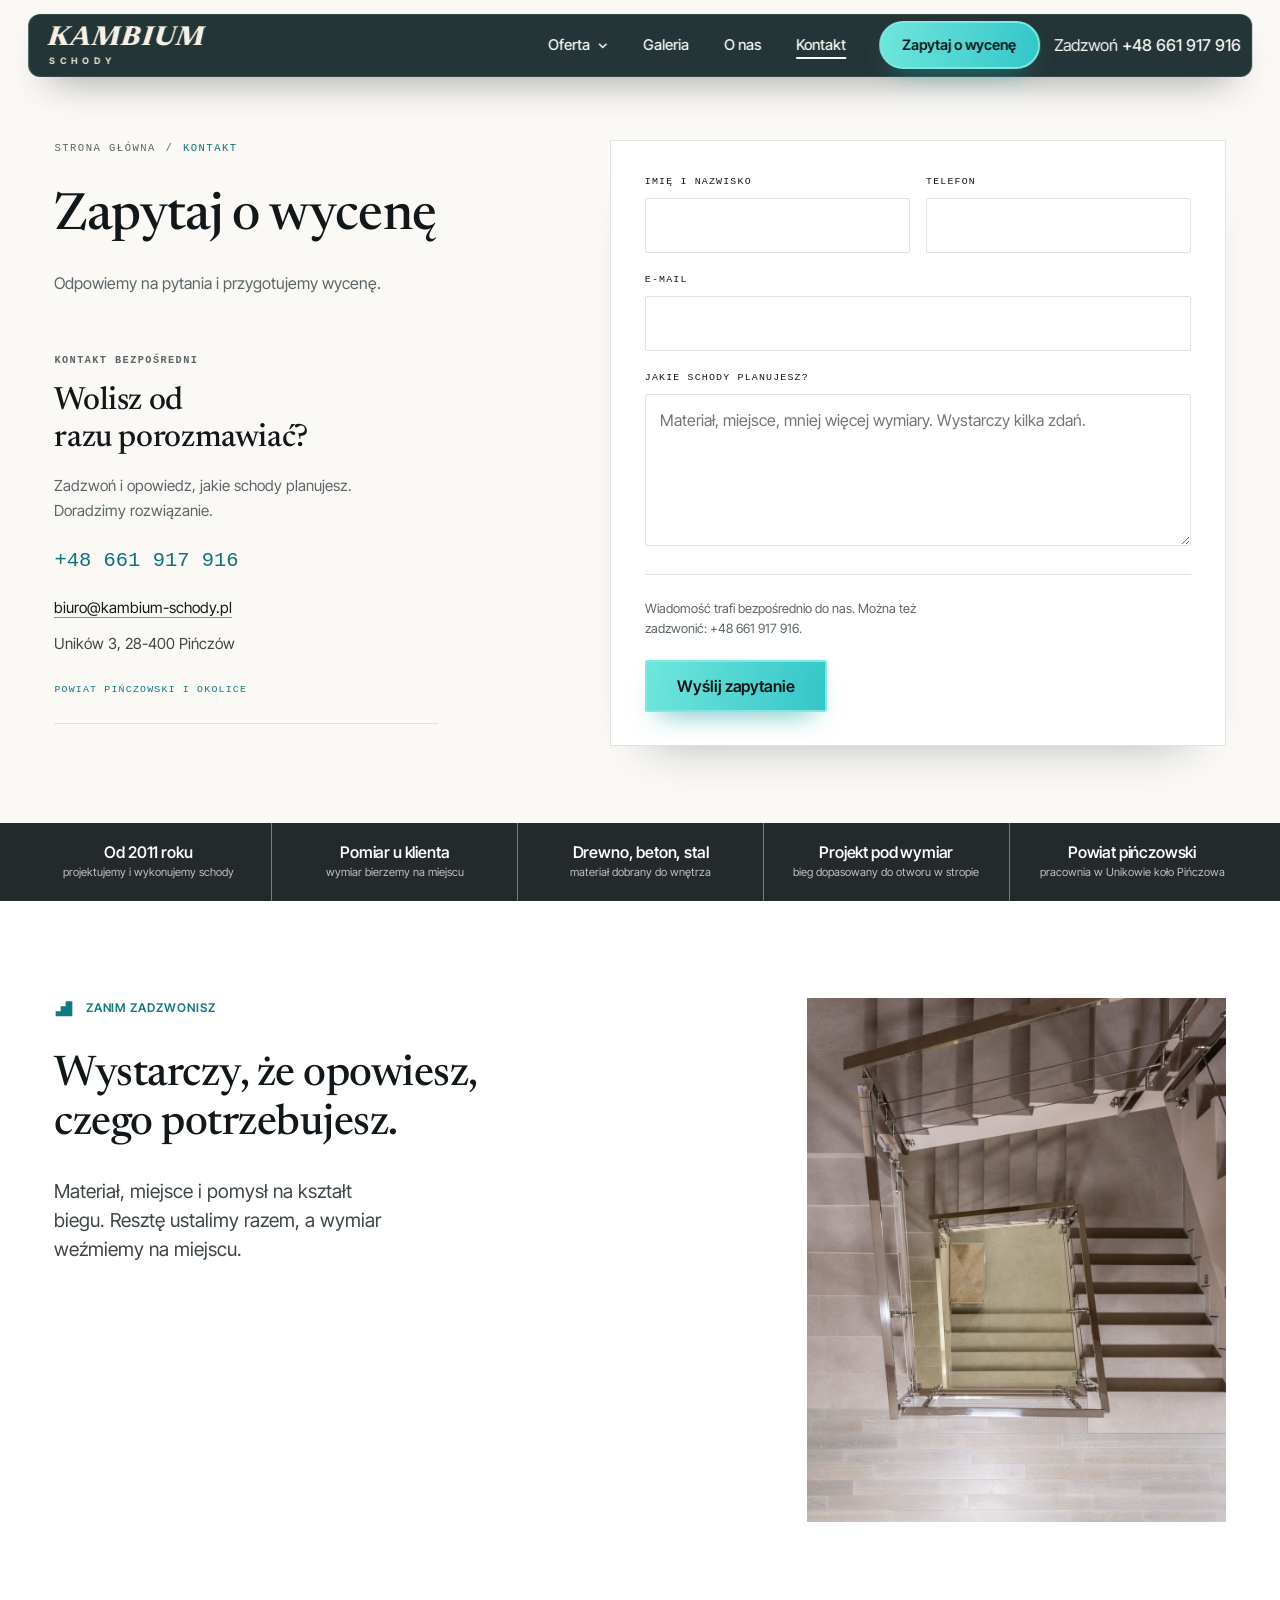
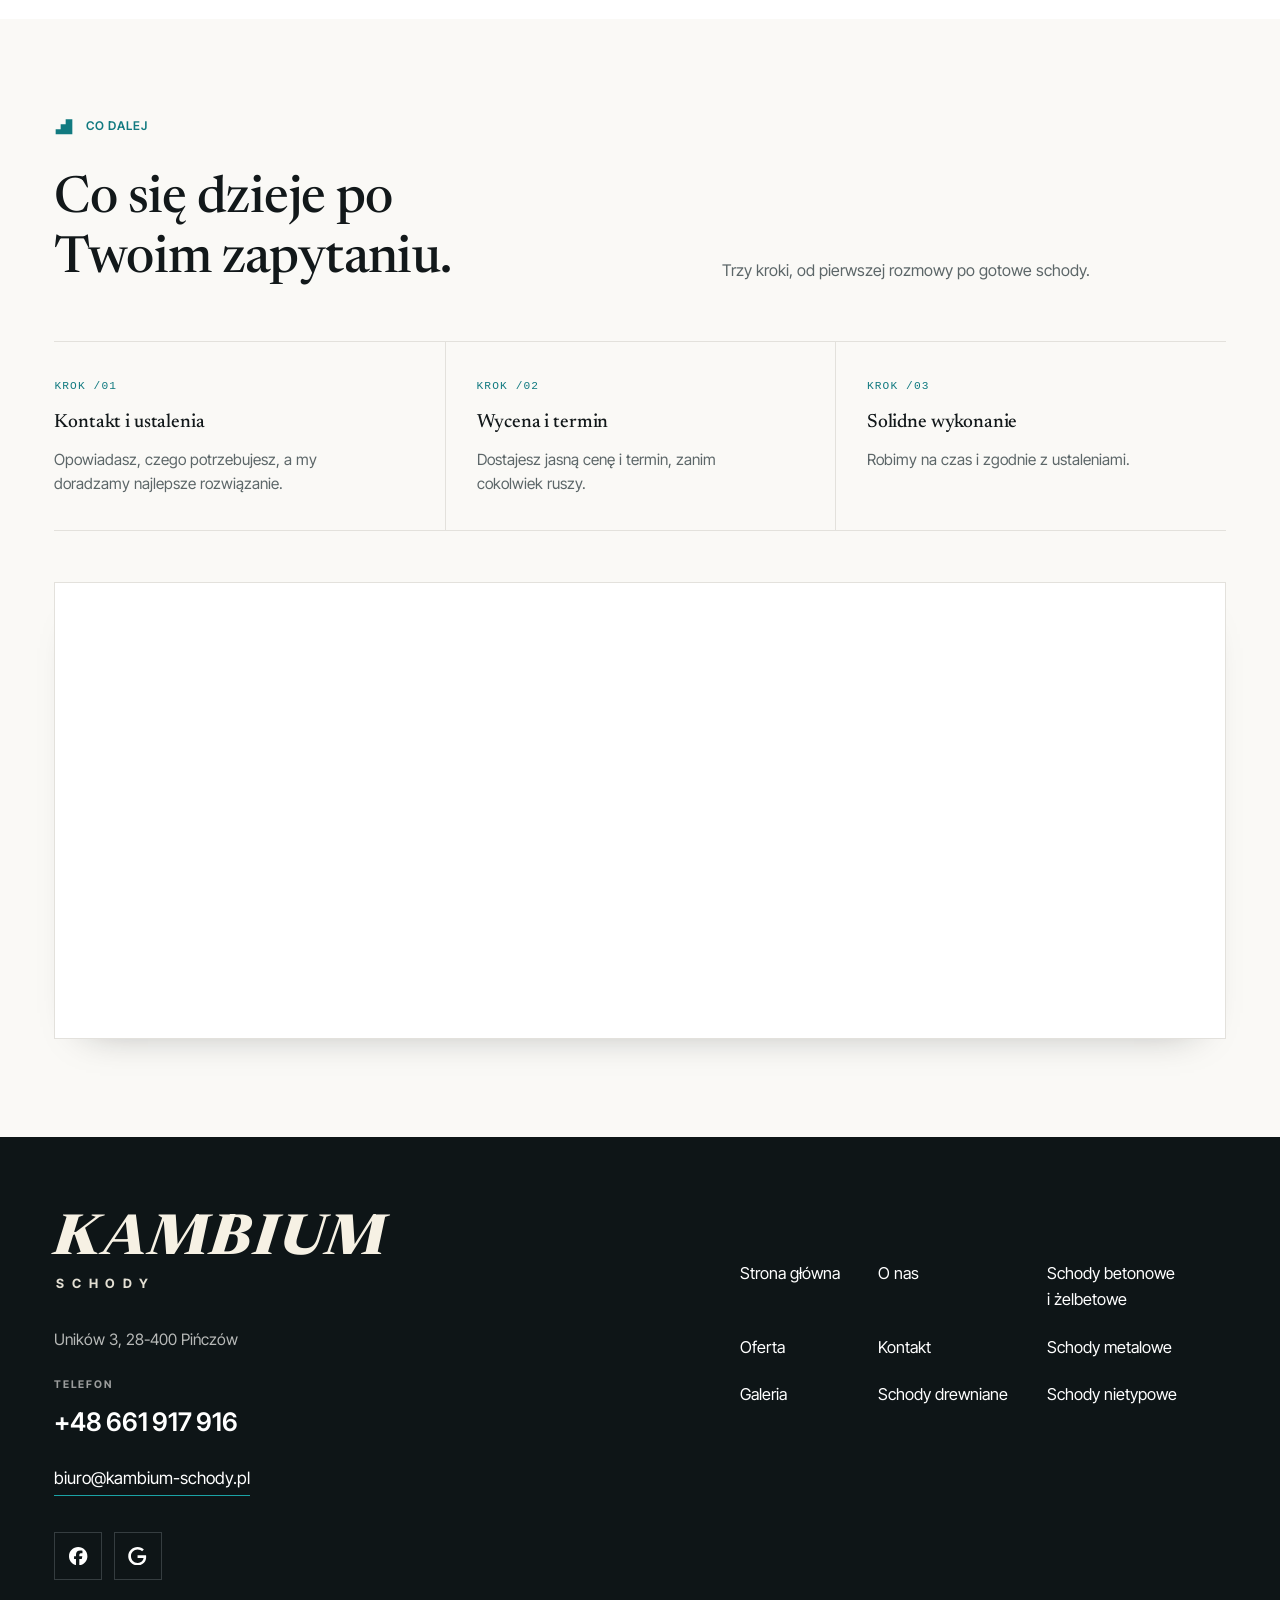
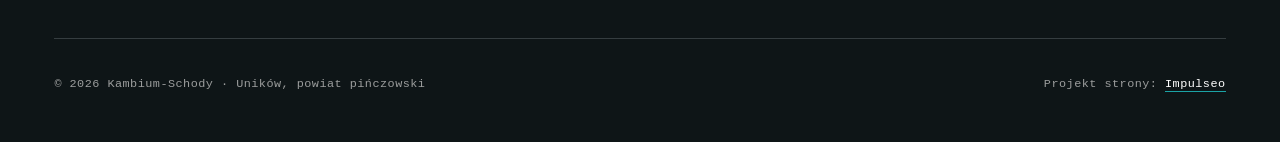
<file: kontakt.html>
<!DOCTYPE html>
<html lang="pl">
<head>
<meta charset="UTF-8">
<meta name="viewport" content="width=device-width, initial-scale=1.0">
<title>Kontakt - Kambium-Schody</title>
<meta name="description" content="Zapytaj o wycenę schodów. Kambium-Schody, Uników 3, 28-400 Pińczów. Telefon: +48 661 917 916.">
<link rel="canonical" href="https://impulseo-pl.github.io/kambium-schody/kontakt.html">
<meta name="robots" content="noindex, nofollow">
<meta property="og:type" content="website">
<meta property="og:locale" content="pl_PL">
<meta property="og:site_name" content="Kambium-Schody">
<meta property="og:title" content="Kontakt - Kambium-Schody">
<meta property="og:description" content="Zapytaj o wycenę schodów. Kambium-Schody, Uników 3, 28-400 Pińczów. Telefon: +48 661 917 916.">
<meta property="og:url" content="https://impulseo-pl.github.io/kambium-schody/kontakt.html">
<meta property="og:image" content="https://impulseo-pl.github.io/kambium-schody/img/og.jpg">
<meta property="og:image:width" content="1200">
<meta property="og:image:height" content="630">
<meta name="twitter:card" content="summary_large_image">
<meta name="theme-color" content="#0e1517">
<script type="application/ld+json">{"@context": "https://schema.org", "@type": "LocalBusiness", "name": "Kambium-Schody", "url": "https://impulseo-pl.github.io/kambium-schody/", "telephone": "+48661917916", "email": "biuro@kambium-schody.pl", "image": "https://impulseo-pl.github.io/kambium-schody/img/og.jpg", "address": {"@type": "PostalAddress", "streetAddress": "Uników 3", "postalCode": "28-400", "addressLocality": "Pińczów", "addressCountry": "PL"}, "areaServed": "Powiat pińczowski", "sameAs": ["https://www.facebook.com/p/Kambium-Schody-%C5%81ukasz-%C5%9Acis%C5%82o-100090317103360/", "https://www.google.com/maps/place/Kambium-Schody/@50.5383953,20.6402071,166m/data=!3m1!1e3!4m6!3m5!1s0x4717eae96c76dff5:0x727a5f4c9ac15c52!8m2!3d50.5385133!4d20.6400999!16s%2Fg%2F1tglxqtf"]}</script>
<link rel="preconnect" href="https://fonts.googleapis.com">
<link rel="preconnect" href="https://fonts.gstatic.com" crossorigin>
<link href="https://fonts.googleapis.com/css2?family=Inter+Tight:wght@400..700&amp;family=Newsreader:ital,opsz,wght@0,6..72,400..700;1,6..72,600..800&amp;display=swap" rel="stylesheet">
<link rel="stylesheet" href="assets/styles.css?v=20261113b">
<meta name="nb-deploy" content="c18d0c9b5b89">
</head>
<body>
<header class="bar">
  <div class="bar-in">
    <a class="brand" href="index.html" aria-label="Kambium-Schody - strona główna"><b>Kambium</b><i>SCHODY</i></a>
    <nav class="dnav" aria-label="Menu główne">
        <div class="drop">
          <a class="nav-item" href="oferta.html">Oferta <svg viewBox="0 0 12 12" aria-hidden="true" focusable="false"><path d="M2 4l4 4 4-4" fill="none" stroke="currentColor" stroke-width="1.6"/></svg></a>
          <div class="drop-panel">
            <div class="drop-head"><div><span>Oferta</span><strong>Schody pod wymiar Twojego domu</strong></div><a class="drop-all" href="oferta.html">Cała oferta →</a></div>
            <div class="drop-grid"><a href="oferta.html#drewniane">Schody drewniane <span aria-hidden="true">→</span></a><a href="oferta.html#betonowe">Schody betonowe i&nbsp;żelbetowe <span aria-hidden="true">→</span></a><a href="oferta.html#metalowe">Schody metalowe <span aria-hidden="true">→</span></a><a href="oferta.html#nietypowe">Schody nietypowe <span aria-hidden="true">→</span></a></div>
          </div>
        </div>
        <a class="nav-item" href="realizacje.html">Galeria</a>
        <a class="nav-item" href="o-nas.html">O&nbsp;nas</a>
        <a class="nav-item" href="kontakt.html" aria-current="page">Kontakt</a>
      </nav>
    <div class="bar-actions">
        <a class="btn btn-teal btn-pill" href="kontakt.html">Zapytaj o&nbsp;wycenę</a>
        <a class="call" href="tel:+48661917916"><span>Zadzwoń </span><b class="tel">+48 661 917 916</b></a>
        <button class="mtoggle" type="button" aria-label="Menu" aria-expanded="false"><span></span><span></span></button>
      </div>
  </div>
  <div class="mpanel"><div class="mpanel-in">
    <a class="ml" href="oferta.html">Oferta <span aria-hidden="true">→</span></a>
    <a class="ms" href="oferta.html#drewniane">Schody drewniane</a><a class="ms" href="oferta.html#betonowe">Schody betonowe i&nbsp;żelbetowe</a><a class="ms" href="oferta.html#metalowe">Schody metalowe</a><a class="ms" href="oferta.html#nietypowe">Schody nietypowe</a>
    <a class="ml" href="realizacje.html">Galeria <span aria-hidden="true">→</span></a>
    <a class="ml" href="o-nas.html">O&nbsp;nas <span aria-hidden="true">→</span></a>
    <a class="ml" href="kontakt.html">Kontakt <span aria-hidden="true">→</span></a>
    <a class="btn btn-teal" href="kontakt.html">Zapytaj o&nbsp;wycenę</a>
  </div></div>
</header>

<main>
<section class="sec-paper kontakt-top">
  <div class="shell kontakt">
    <div class="rv">
      <p class="crumbs crumbs-light"><a href="index.html">Strona główna</a><span>/</span><b>Kontakt</b></p>
      <h1>Zapytaj o&nbsp;wycenę</h1>
      <p class="lead">Odpowiemy na pytania i&nbsp;przygotujemy wycenę.</p>
      <div class="direct">
        <p class="eb">Kontakt bezpośredni</p>
        <h2>Wolisz od razu porozmawiać?</h2>
        <p>Zadzwoń i&nbsp;opowiedz, jakie schody planujesz. Doradzimy rozwiązanie.</p>
        <a class="big tel" href="tel:+48661917916">+48 661 917 916</a>
        <ul>
          <li><a href="mailto:biuro@kambium-schody.pl">biuro@kambium-schody.pl</a></li>
          <li>Uników 3, 28-400 Pińczów</li>
        </ul>
        <p class="zasieg">Powiat pińczowski i&nbsp;okolice</p>
      </div>
    </div>
    <form class="form rv" style="--d:.1s" action="https://formsubmit.co/biuro@kambium-schody.pl" method="POST">
      <input type="hidden" name="_subject" value="Zapytanie ze strony Kambium-Schody">
      <input type="hidden" name="_captcha" value="false">
      <input type="hidden" name="_template" value="table">
      <div class="form-grid">
        <div class="fld"><label for="f-name">Imię i&nbsp;nazwisko</label><input id="f-name" name="name" type="text" autocomplete="name" required></div>
        <div class="fld"><label for="f-phone">Telefon</label><input id="f-phone" name="phone" type="tel" autocomplete="tel" required></div>
        <div class="fld full"><label for="f-email">E-mail</label><input id="f-email" name="email" type="email" autocomplete="email"></div>
        <div class="fld full"><label for="f-msg">Jakie schody planujesz?</label><textarea id="f-msg" name="message" placeholder="Materiał, miejsce, mniej więcej wymiary. Wystarczy kilka zdań." required></textarea></div>
      </div>
      <div class="form-foot"><p class="note">Wiadomość trafi bezpośrednio do nas. Można też zadzwonić: <span class="tel">+48 661 917 916</span>.</p><button class="btn btn-teal" type="submit">Wyślij zapytanie</button></div>
    </form>
  </div>
</section>
<div class="facts"><div class="facts-in"><div class="fact"><span class="k">Od 2011 roku</span><span class="v">projektujemy i&nbsp;wykonujemy schody</span></div><div class="fact"><span class="k">Pomiar u&nbsp;klienta</span><span class="v">wymiar bierzemy na miejscu</span></div><div class="fact"><span class="k">Drewno, beton, stal</span><span class="v">materiał dobrany do wnętrza</span></div><div class="fact"><span class="k">Projekt pod wymiar</span><span class="v">bieg dopasowany do otworu w&nbsp;stropie</span></div><div class="fact"><span class="k">Powiat pińczowski</span><span class="v">pracownia w&nbsp;Unikowie koło Pińczowa</span></div></div></div>
<section class="sec sec-white">
  <div class="shell duet">
    <div class="txt rv">
      <p class="eb">Zanim zadzwonisz</p>
      <h2>Wystarczy, że opowiesz, czego potrzebujesz.</h2>
      <p>Materiał, miejsce i&nbsp;pomysł na kształt biegu. Resztę ustalimy razem, a&nbsp;wymiar weźmiemy na miejscu.</p>
    </div>
    <figure class="rv" style="--d:.12s"><div class="frame"><img src="img/kontakt.jpg" alt="Klatka schodowa ze stalową balustradą widziana z góry" width="1600" height="1215" loading="lazy"></div></figure>
  </div>
</section>
<section class="sec sec-paper">
  <div class="shell">
    <div class="sec-head rv">
      <div><p class="eb">Co dalej</p><h2>Co się dzieje po Twoim zapytaniu.</h2></div>
      <div class="side"><p>Trzy kroki, od pierwszej rozmowy po gotowe schody.</p></div>
    </div>
    <ol class="kroki rv"><li><span class="nr">Krok /01</span><h3>Kontakt i&nbsp;ustalenia</h3><p>Opowiadasz, czego potrzebujesz, a&nbsp;my doradzamy najlepsze rozwiązanie.</p></li><li><span class="nr">Krok /02</span><h3>Wycena i&nbsp;termin</h3><p>Dostajesz jasną cenę i&nbsp;termin, zanim cokolwiek ruszy.</p></li><li><span class="nr">Krok /03</span><h3>Solidne wykonanie</h3><p>Robimy na czas i&nbsp;zgodnie z&nbsp;ustaleniami.</p></li></ol>
    <div class="mapbox mapa-wide rv"><iframe src="https://maps.google.com/maps?q=50.5385133%2C20.6400999&z=15&output=embed" title="Mapa dojazdu - Kambium-Schody, Uników 3" loading="lazy" referrerpolicy="no-referrer-when-downgrade"></iframe></div>
  </div>
</section>
</main>
<footer class="foot">
  <div class="shell">
    <div class="foot-top">
      <div>
        <a class="brand" href="index.html" aria-label="Kambium-Schody - strona główna"><b>Kambium</b><i>SCHODY</i></a>
        <p class="foot-addr">Uników 3, 28-400 Pińczów</p>
        <div class="foot-tel"><small>Telefon</small><a class="tel" href="tel:+48661917916">+48 661 917 916</a></div>
        <a class="foot-mail" href="mailto:biuro@kambium-schody.pl">biuro@kambium-schody.pl</a>
        <div class="socs">
          <a class="soc" href="https://www.facebook.com/p/Kambium-Schody-%C5%81ukasz-%C5%9Acis%C5%82o-100090317103360/" target="_blank" rel="noopener" aria-label="Facebook - Kambium-Schody"><svg viewBox="0 0 24 24" aria-hidden="true" focusable="false"><path d="M9.101 23.691v-7.98H6.627v-3.667h2.474v-1.58c0-4.085 1.848-5.978 5.858-5.978.401 0 .955.042 1.468.103a8.68 8.68 0 0 1 1.141.195v3.325a8.623 8.623 0 0 0-.653-.036 26.805 26.805 0 0 0-.733-.009c-.707 0-1.259.096-1.675.309a1.686 1.686 0 0 0-.679.622c-.258.42-.374.995-.374 1.752v1.297h3.919l-.386 2.103-.287 1.564h-3.246v8.245C19.396 23.238 24 18.179 24 12.044c0-6.627-5.373-12-12-12s-12 5.373-12 12c0 5.628 3.874 10.35 9.101 11.647Z" fill="currentColor"/></svg></a>
          <a class="soc" href="https://www.google.com/maps/place/Kambium-Schody/@50.5383953,20.6402071,166m/data=!3m1!1e3!4m6!3m5!1s0x4717eae96c76dff5:0x727a5f4c9ac15c52!8m2!3d50.5385133!4d20.6400999!16s%2Fg%2F1tglxqtf" target="_blank" rel="noopener" aria-label="Google - Kambium-Schody"><svg viewBox="0 0 24 24" aria-hidden="true" focusable="false"><path d="M12.48 10.92v3.28h7.84c-.24 1.84-.853 3.187-1.787 4.133-1.147 1.147-2.933 2.4-6.053 2.4-4.827 0-8.6-3.893-8.6-8.72s3.773-8.72 8.6-8.72c2.6 0 4.507 1.027 5.907 2.347l2.307-2.307C18.747 1.44 16.133 0 12.48 0 5.867 0 .307 5.387.307 12s5.56 12 12.173 12c3.573 0 6.267-1.173 8.373-3.36 2.16-2.16 2.84-5.213 2.84-7.667 0-.76-.053-1.467-.173-2.053H12.48z" fill="currentColor"/></svg></a>
        </div>
      </div>
      <nav class="foot-nav" aria-label="Stopka">
        <a href="index.html">Strona główna</a><a href="oferta.html">Oferta</a><a href="realizacje.html">Galeria</a>
        <a href="o-nas.html">O&nbsp;nas</a><a href="kontakt.html">Kontakt</a><a href="oferta.html#drewniane">Schody drewniane</a><a href="oferta.html#betonowe">Schody betonowe i&nbsp;żelbetowe</a><a href="oferta.html#metalowe">Schody metalowe</a><a href="oferta.html#nietypowe">Schody nietypowe</a>
      </nav>
    </div>
    <div class="foot-bot"><span>© 2026 Kambium-Schody · Uników, powiat pińczowski</span><span>Projekt strony: <a class="foot-credit" href="https://impulseo.pl" target="_blank" rel="noopener">Impulseo</a></span></div>
  </div>
</footer>
<div class="sticky-reserve"><a class="sr-book" href="kontakt.html">Zapytaj o&nbsp;wycenę</a><a class="sr-call" href="tel:+48661917916" aria-label="Zadzwoń"><svg class="ico-tel" width="16" height="16" viewBox="0 0 24 24" fill="none" aria-hidden="true"><path d="M6.6 10.8a15.5 15.5 0 0 0 6.6 6.6l2.2-2.2a1 1 0 0 1 1-.24 11.4 11.4 0 0 0 3.6.58 1 1 0 0 1 1 1V20a1 1 0 0 1-1 1A17 17 0 0 1 3 4a1 1 0 0 1 1-1h3.5a1 1 0 0 1 1 1c0 1.25.2 2.46.58 3.6a1 1 0 0 1-.25 1l-2.23 2.2Z" fill="currentColor"/></svg> Zadzwoń</a></div>
<div class="demo-wazne" data-do="2026-11-19" data-cykl="3" hidden><svg class="dw-ico" width="13" height="13" viewBox="0 0 24 24" fill="none" aria-hidden="true"><circle cx="12" cy="12" r="8.6" stroke="currentColor" stroke-width="1.8"/><path d="M12 7.2V12l3.3 2" stroke="currentColor" stroke-width="1.8" stroke-linecap="round"/></svg><span class="dw-txt"></span></div>
<script src="assets/main.js?v=20261113" defer></script>
</body>
</html>
</file>
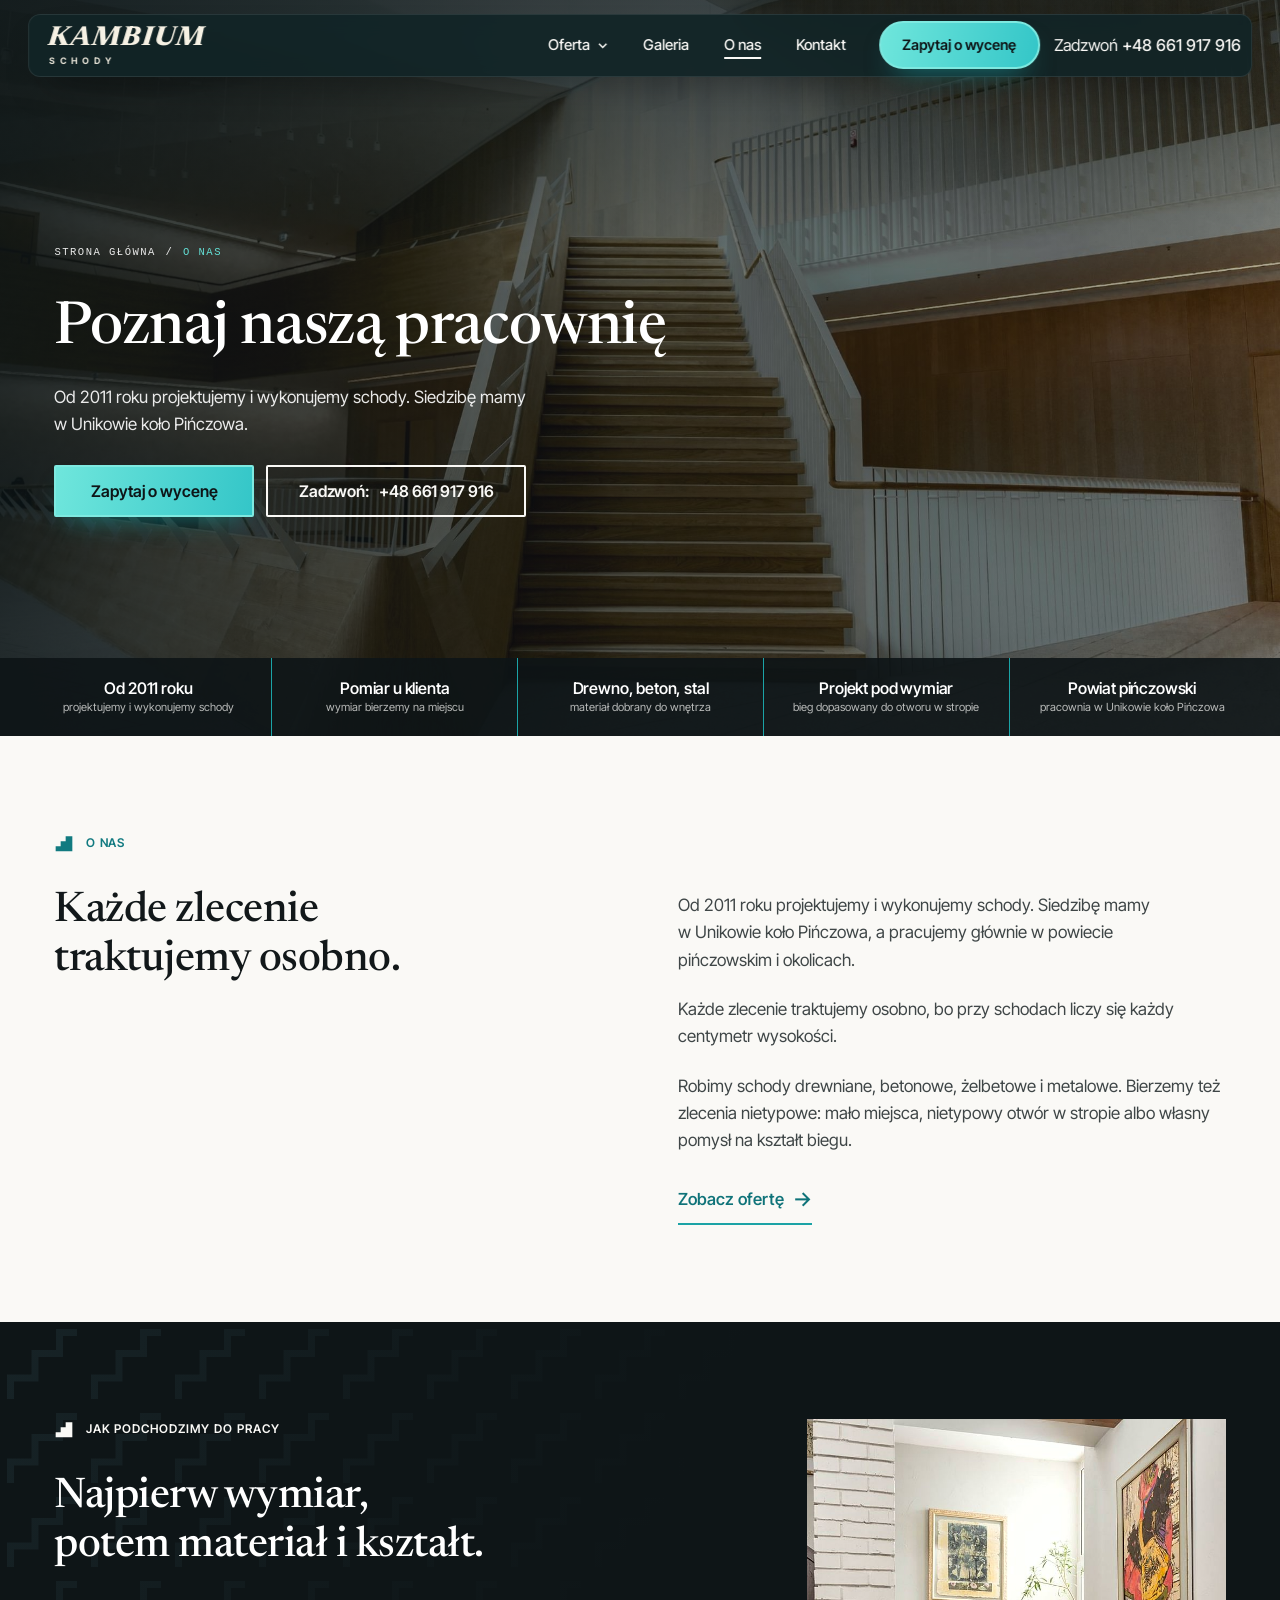
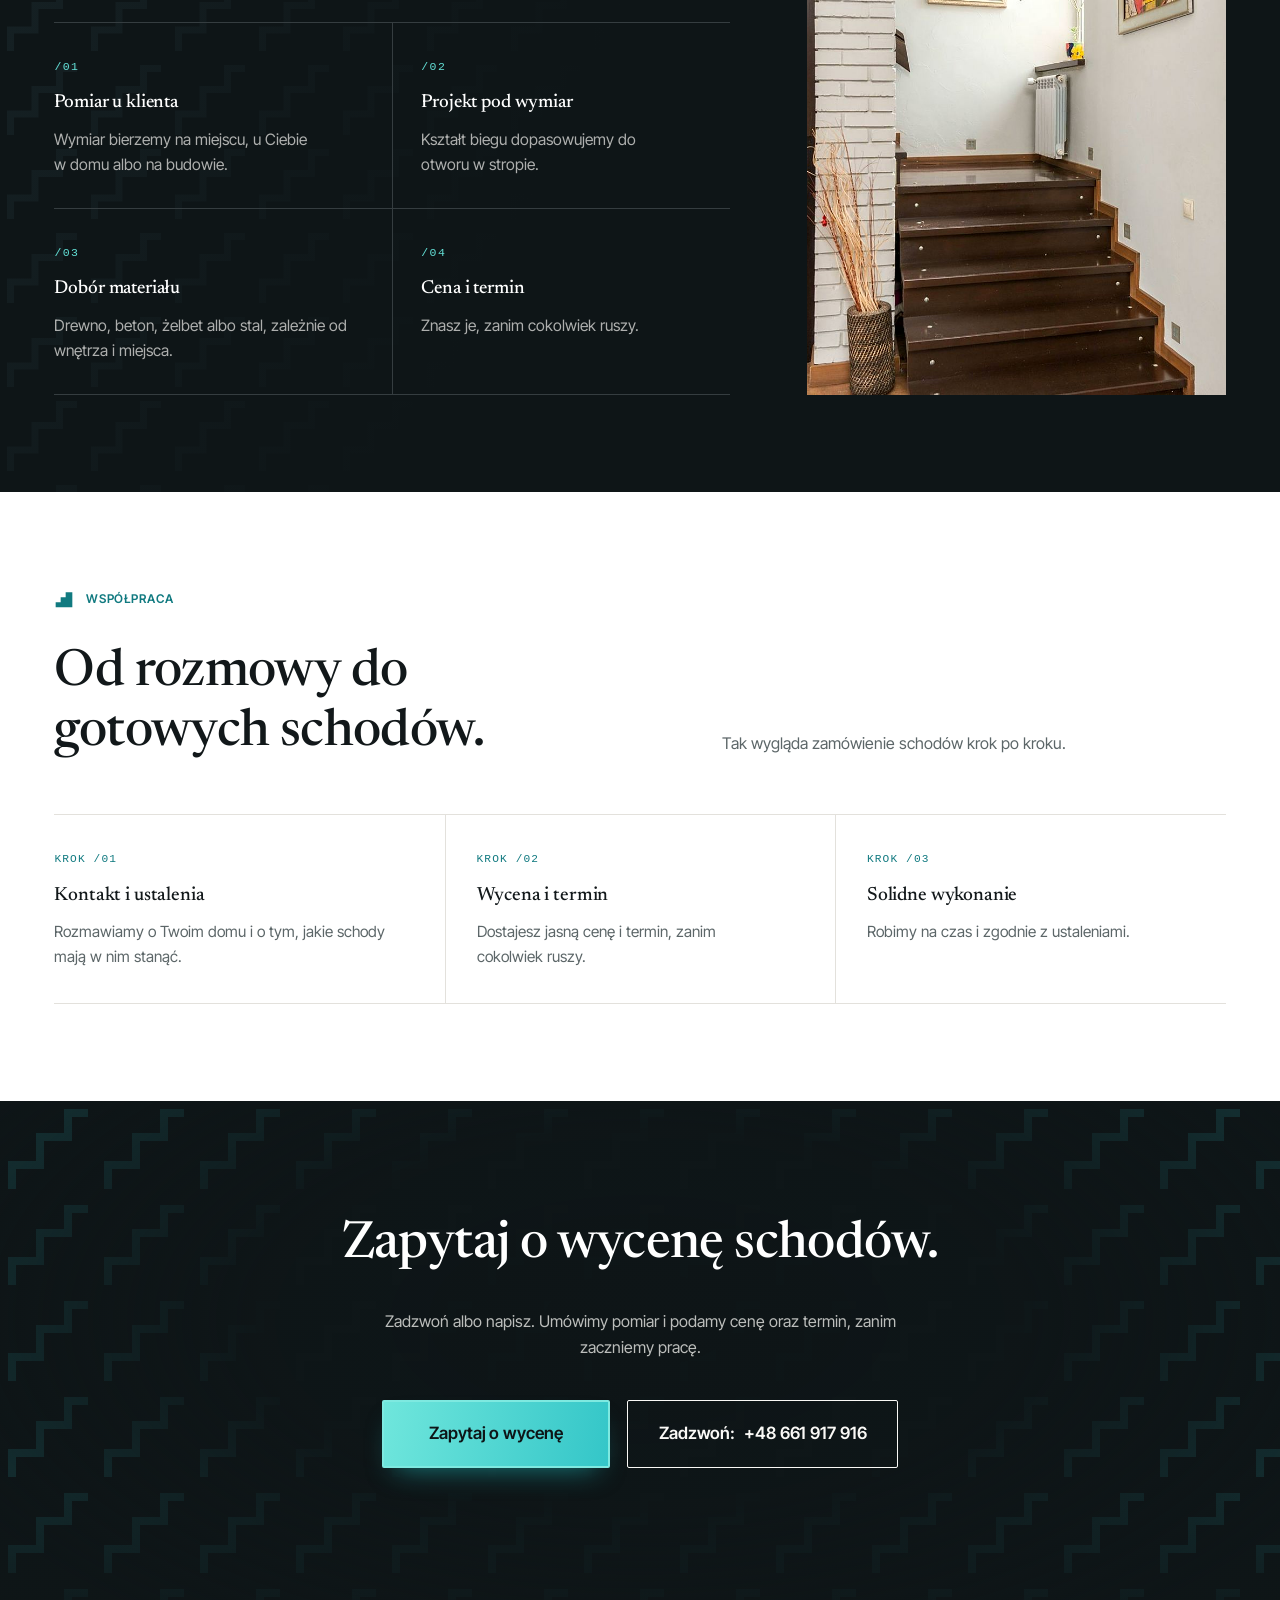
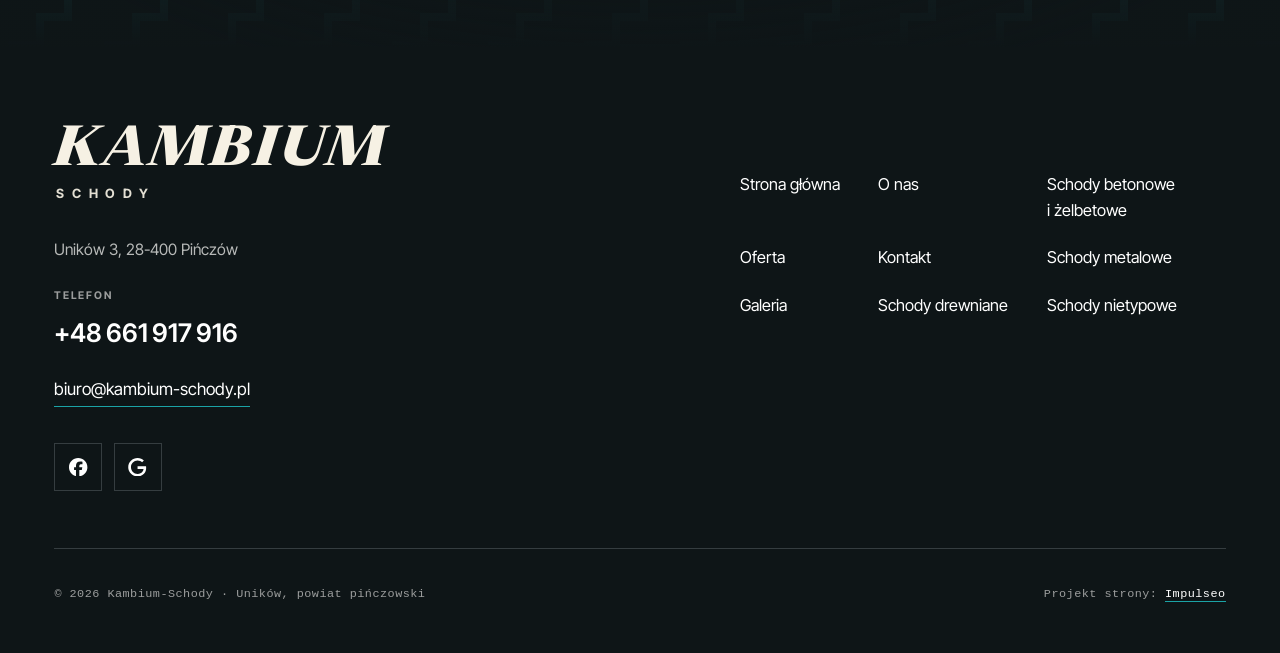
<file: o-nas.html>
<!DOCTYPE html>
<html lang="pl">
<head>
<meta charset="UTF-8">
<meta name="viewport" content="width=device-width, initial-scale=1.0">
<title>O nas - Kambium-Schody</title>
<meta name="description" content="Od 2011 roku projektujemy i wykonujemy schody. Pracownia w Unikowie koło Pińczowa, powiat pińczowski.">
<link rel="canonical" href="https://impulseo-pl.github.io/kambium-schody/o-nas.html">
<meta name="robots" content="noindex, nofollow">
<meta property="og:type" content="website">
<meta property="og:locale" content="pl_PL">
<meta property="og:site_name" content="Kambium-Schody">
<meta property="og:title" content="O nas - Kambium-Schody">
<meta property="og:description" content="Od 2011 roku projektujemy i wykonujemy schody. Pracownia w Unikowie koło Pińczowa, powiat pińczowski.">
<meta property="og:url" content="https://impulseo-pl.github.io/kambium-schody/o-nas.html">
<meta property="og:image" content="https://impulseo-pl.github.io/kambium-schody/img/og.jpg">
<meta property="og:image:width" content="1200">
<meta property="og:image:height" content="630">
<meta name="twitter:card" content="summary_large_image">
<meta name="theme-color" content="#0e1517">
<script type="application/ld+json">{"@context": "https://schema.org", "@type": "LocalBusiness", "name": "Kambium-Schody", "url": "https://impulseo-pl.github.io/kambium-schody/", "telephone": "+48661917916", "email": "biuro@kambium-schody.pl", "image": "https://impulseo-pl.github.io/kambium-schody/img/og.jpg", "address": {"@type": "PostalAddress", "streetAddress": "Uników 3", "postalCode": "28-400", "addressLocality": "Pińczów", "addressCountry": "PL"}, "areaServed": "Powiat pińczowski", "sameAs": ["https://www.facebook.com/p/Kambium-Schody-%C5%81ukasz-%C5%9Acis%C5%82o-100090317103360/", "https://www.google.com/maps/place/Kambium-Schody/@50.5383953,20.6402071,166m/data=!3m1!1e3!4m6!3m5!1s0x4717eae96c76dff5:0x727a5f4c9ac15c52!8m2!3d50.5385133!4d20.6400999!16s%2Fg%2F1tglxqtf"]}</script>
<link rel="preconnect" href="https://fonts.googleapis.com">
<link rel="preconnect" href="https://fonts.gstatic.com" crossorigin>
<link href="https://fonts.googleapis.com/css2?family=Inter+Tight:wght@400..700&amp;family=Newsreader:ital,opsz,wght@0,6..72,400..700;1,6..72,600..800&amp;display=swap" rel="stylesheet">
<link rel="stylesheet" href="assets/styles.css?v=20261113b">
<meta name="nb-deploy" content="c18d0c9b5b89">
</head>
<body>
<header class="bar">
  <div class="bar-in">
    <a class="brand" href="index.html" aria-label="Kambium-Schody - strona główna"><b>Kambium</b><i>SCHODY</i></a>
    <nav class="dnav" aria-label="Menu główne">
        <div class="drop">
          <a class="nav-item" href="oferta.html">Oferta <svg viewBox="0 0 12 12" aria-hidden="true" focusable="false"><path d="M2 4l4 4 4-4" fill="none" stroke="currentColor" stroke-width="1.6"/></svg></a>
          <div class="drop-panel">
            <div class="drop-head"><div><span>Oferta</span><strong>Schody pod wymiar Twojego domu</strong></div><a class="drop-all" href="oferta.html">Cała oferta →</a></div>
            <div class="drop-grid"><a href="oferta.html#drewniane">Schody drewniane <span aria-hidden="true">→</span></a><a href="oferta.html#betonowe">Schody betonowe i&nbsp;żelbetowe <span aria-hidden="true">→</span></a><a href="oferta.html#metalowe">Schody metalowe <span aria-hidden="true">→</span></a><a href="oferta.html#nietypowe">Schody nietypowe <span aria-hidden="true">→</span></a></div>
          </div>
        </div>
        <a class="nav-item" href="realizacje.html">Galeria</a>
        <a class="nav-item" href="o-nas.html" aria-current="page">O&nbsp;nas</a>
        <a class="nav-item" href="kontakt.html">Kontakt</a>
      </nav>
    <div class="bar-actions">
        <a class="btn btn-teal btn-pill" href="kontakt.html">Zapytaj o&nbsp;wycenę</a>
        <a class="call" href="tel:+48661917916"><span>Zadzwoń </span><b class="tel">+48 661 917 916</b></a>
        <button class="mtoggle" type="button" aria-label="Menu" aria-expanded="false"><span></span><span></span></button>
      </div>
  </div>
  <div class="mpanel"><div class="mpanel-in">
    <a class="ml" href="oferta.html">Oferta <span aria-hidden="true">→</span></a>
    <a class="ms" href="oferta.html#drewniane">Schody drewniane</a><a class="ms" href="oferta.html#betonowe">Schody betonowe i&nbsp;żelbetowe</a><a class="ms" href="oferta.html#metalowe">Schody metalowe</a><a class="ms" href="oferta.html#nietypowe">Schody nietypowe</a>
    <a class="ml" href="realizacje.html">Galeria <span aria-hidden="true">→</span></a>
    <a class="ml" href="o-nas.html">O&nbsp;nas <span aria-hidden="true">→</span></a>
    <a class="ml" href="kontakt.html">Kontakt <span aria-hidden="true">→</span></a>
    <a class="btn btn-teal" href="kontakt.html">Zapytaj o&nbsp;wycenę</a>
  </div></div>
</header>

<main>
<section class="pagehead">
  <div class="pagehead-media"><img src="img/head-o-nas.jpg" alt="Szerokie drewniane schody w jasnym holu wyłożonym drewnem" width="1880" height="1253" fetchpriority="high"></div>
  <div class="shell pagehead-body">
    <p class="crumbs"><a href="index.html">Strona główna</a><span>/</span><b>O&nbsp;nas</b></p>
    <h1>Poznaj naszą pracownię</h1>
    <p>Od 2011 roku projektujemy i&nbsp;wykonujemy schody. Siedzibę mamy w&nbsp;Unikowie koło Pińczowa.</p>
    <div class="hero-cta"><a class="btn btn-teal" href="kontakt.html">Zapytaj o&nbsp;wycenę</a><a class="btn btn-line" href="tel:+48661917916">Zadzwoń: <span class="tel">+48 661 917 916</span></a></div>
  </div>
  <div class="facts"><div class="facts-in"><div class="fact"><span class="k">Od 2011 roku</span><span class="v">projektujemy i&nbsp;wykonujemy schody</span></div><div class="fact"><span class="k">Pomiar u&nbsp;klienta</span><span class="v">wymiar bierzemy na miejscu</span></div><div class="fact"><span class="k">Drewno, beton, stal</span><span class="v">materiał dobrany do wnętrza</span></div><div class="fact"><span class="k">Projekt pod wymiar</span><span class="v">bieg dopasowany do otworu w&nbsp;stropie</span></div><div class="fact"><span class="k">Powiat pińczowski</span><span class="v">pracownia w&nbsp;Unikowie koło Pińczowa</span></div></div></div>
</section>

<section class="sec sec-paper">
  <div class="shell split">
    <div class="rv"><p class="eb">O&nbsp;nas</p><h2>Każde zlecenie traktujemy osobno.</h2></div>
    <div class="txt rv" style="--d:.1s">
      <p>Od 2011 roku projektujemy i&nbsp;wykonujemy schody. Siedzibę mamy w&nbsp;Unikowie koło Pińczowa, a&nbsp;pracujemy głównie w&nbsp;powiecie pińczowskim i&nbsp;okolicach.</p>
      <p>Każde zlecenie traktujemy osobno, bo przy schodach liczy się każdy centymetr wysokości.</p>
      <p>Robimy schody drewniane, betonowe, żelbetowe i&nbsp;metalowe. Bierzemy też zlecenia nietypowe: mało miejsca, nietypowy otwór w&nbsp;stropie albo własny pomysł na kształt biegu.</p>
      <p><a class="tlink" href="oferta.html">Zobacz ofertę <span class="arr" aria-hidden="true">→</span></a></p>
    </div>
  </div>
</section>
<section class="sec sec-dark pattern">
  <div class="shell duet">
    <div class="rv">
      <p class="eb on-dark">Jak podchodzimy do pracy</p>
      <h2>Najpierw wymiar, potem materiał i&nbsp;kształt.</h2>
      <ul class="punkty">
        <li><span class="nr">/01</span><h3>Pomiar u&nbsp;klienta</h3><p>Wymiar bierzemy na miejscu, u&nbsp;Ciebie w&nbsp;domu albo na budowie.</p></li>
        <li><span class="nr">/02</span><h3>Projekt pod wymiar</h3><p>Kształt biegu dopasowujemy do otworu w&nbsp;stropie.</p></li>
        <li><span class="nr">/03</span><h3>Dobór materiału</h3><p>Drewno, beton, żelbet albo stal, zależnie od wnętrza i&nbsp;miejsca.</p></li>
        <li><span class="nr">/04</span><h3>Cena i&nbsp;termin</h3><p>Znasz je, zanim cokolwiek ruszy.</p></li>
      </ul>
    </div>
    <figure class="rv" style="--d:.12s">
      <div class="frame"><img src="img/onas-2.jpg" alt="Schody z ciemnego drewna z zabudową pod biegiem" width="1600" height="1068" loading="lazy"></div>
    </figure>
  </div>
</section>
<section class="sec sec-white">
  <div class="shell">
    <div class="sec-head rv">
      <div><p class="eb">Współpraca</p><h2>Od rozmowy do gotowych schodów.</h2></div>
      <div class="side"><p>Tak wygląda zamówienie schodów krok po kroku.</p></div>
    </div>
    <ol class="kroki rv"><li><span class="nr">Krok /01</span><h3>Kontakt i&nbsp;ustalenia</h3><p>Rozmawiamy o&nbsp;Twoim domu i&nbsp;o tym, jakie schody mają w&nbsp;nim stanąć.</p></li><li><span class="nr">Krok /02</span><h3>Wycena i&nbsp;termin</h3><p>Dostajesz jasną cenę i&nbsp;termin, zanim cokolwiek ruszy.</p></li><li><span class="nr">Krok /03</span><h3>Solidne wykonanie</h3><p>Robimy na czas i&nbsp;zgodnie z&nbsp;ustaleniami.</p></li></ol>
  </div>
</section>
<section class="closing">
  <div class="shell rv">
    <h2>Zapytaj o&nbsp;wycenę schodów.</h2>
    <p>Zadzwoń albo napisz. Umówimy pomiar i&nbsp;podamy cenę oraz termin, zanim zaczniemy pracę.</p>
    <div><a class="btn btn-teal btn-big" href="kontakt.html">Zapytaj o&nbsp;wycenę</a><a class="btn btn-line btn-big" href="tel:+48661917916">Zadzwoń: <span class="tel">+48 661 917 916</span></a></div>
  </div>
</section>
</main>
<footer class="foot">
  <div class="shell">
    <div class="foot-top">
      <div>
        <a class="brand" href="index.html" aria-label="Kambium-Schody - strona główna"><b>Kambium</b><i>SCHODY</i></a>
        <p class="foot-addr">Uników 3, 28-400 Pińczów</p>
        <div class="foot-tel"><small>Telefon</small><a class="tel" href="tel:+48661917916">+48 661 917 916</a></div>
        <a class="foot-mail" href="mailto:biuro@kambium-schody.pl">biuro@kambium-schody.pl</a>
        <div class="socs">
          <a class="soc" href="https://www.facebook.com/p/Kambium-Schody-%C5%81ukasz-%C5%9Acis%C5%82o-100090317103360/" target="_blank" rel="noopener" aria-label="Facebook - Kambium-Schody"><svg viewBox="0 0 24 24" aria-hidden="true" focusable="false"><path d="M9.101 23.691v-7.98H6.627v-3.667h2.474v-1.58c0-4.085 1.848-5.978 5.858-5.978.401 0 .955.042 1.468.103a8.68 8.68 0 0 1 1.141.195v3.325a8.623 8.623 0 0 0-.653-.036 26.805 26.805 0 0 0-.733-.009c-.707 0-1.259.096-1.675.309a1.686 1.686 0 0 0-.679.622c-.258.42-.374.995-.374 1.752v1.297h3.919l-.386 2.103-.287 1.564h-3.246v8.245C19.396 23.238 24 18.179 24 12.044c0-6.627-5.373-12-12-12s-12 5.373-12 12c0 5.628 3.874 10.35 9.101 11.647Z" fill="currentColor"/></svg></a>
          <a class="soc" href="https://www.google.com/maps/place/Kambium-Schody/@50.5383953,20.6402071,166m/data=!3m1!1e3!4m6!3m5!1s0x4717eae96c76dff5:0x727a5f4c9ac15c52!8m2!3d50.5385133!4d20.6400999!16s%2Fg%2F1tglxqtf" target="_blank" rel="noopener" aria-label="Google - Kambium-Schody"><svg viewBox="0 0 24 24" aria-hidden="true" focusable="false"><path d="M12.48 10.92v3.28h7.84c-.24 1.84-.853 3.187-1.787 4.133-1.147 1.147-2.933 2.4-6.053 2.4-4.827 0-8.6-3.893-8.6-8.72s3.773-8.72 8.6-8.72c2.6 0 4.507 1.027 5.907 2.347l2.307-2.307C18.747 1.44 16.133 0 12.48 0 5.867 0 .307 5.387.307 12s5.56 12 12.173 12c3.573 0 6.267-1.173 8.373-3.36 2.16-2.16 2.84-5.213 2.84-7.667 0-.76-.053-1.467-.173-2.053H12.48z" fill="currentColor"/></svg></a>
        </div>
      </div>
      <nav class="foot-nav" aria-label="Stopka">
        <a href="index.html">Strona główna</a><a href="oferta.html">Oferta</a><a href="realizacje.html">Galeria</a>
        <a href="o-nas.html">O&nbsp;nas</a><a href="kontakt.html">Kontakt</a><a href="oferta.html#drewniane">Schody drewniane</a><a href="oferta.html#betonowe">Schody betonowe i&nbsp;żelbetowe</a><a href="oferta.html#metalowe">Schody metalowe</a><a href="oferta.html#nietypowe">Schody nietypowe</a>
      </nav>
    </div>
    <div class="foot-bot"><span>© 2026 Kambium-Schody · Uników, powiat pińczowski</span><span>Projekt strony: <a class="foot-credit" href="https://impulseo.pl" target="_blank" rel="noopener">Impulseo</a></span></div>
  </div>
</footer>
<div class="sticky-reserve"><a class="sr-book" href="kontakt.html">Zapytaj o&nbsp;wycenę</a><a class="sr-call" href="tel:+48661917916" aria-label="Zadzwoń"><svg class="ico-tel" width="16" height="16" viewBox="0 0 24 24" fill="none" aria-hidden="true"><path d="M6.6 10.8a15.5 15.5 0 0 0 6.6 6.6l2.2-2.2a1 1 0 0 1 1-.24 11.4 11.4 0 0 0 3.6.58 1 1 0 0 1 1 1V20a1 1 0 0 1-1 1A17 17 0 0 1 3 4a1 1 0 0 1 1-1h3.5a1 1 0 0 1 1 1c0 1.25.2 2.46.58 3.6a1 1 0 0 1-.25 1l-2.23 2.2Z" fill="currentColor"/></svg> Zadzwoń</a></div>
<div class="demo-wazne" data-do="2026-11-19" data-cykl="3" hidden><svg class="dw-ico" width="13" height="13" viewBox="0 0 24 24" fill="none" aria-hidden="true"><circle cx="12" cy="12" r="8.6" stroke="currentColor" stroke-width="1.8"/><path d="M12 7.2V12l3.3 2" stroke="currentColor" stroke-width="1.8" stroke-linecap="round"/></svg><span class="dw-txt"></span></div>
<script src="assets/main.js?v=20261113" defer></script>
</body>
</html>
</file>
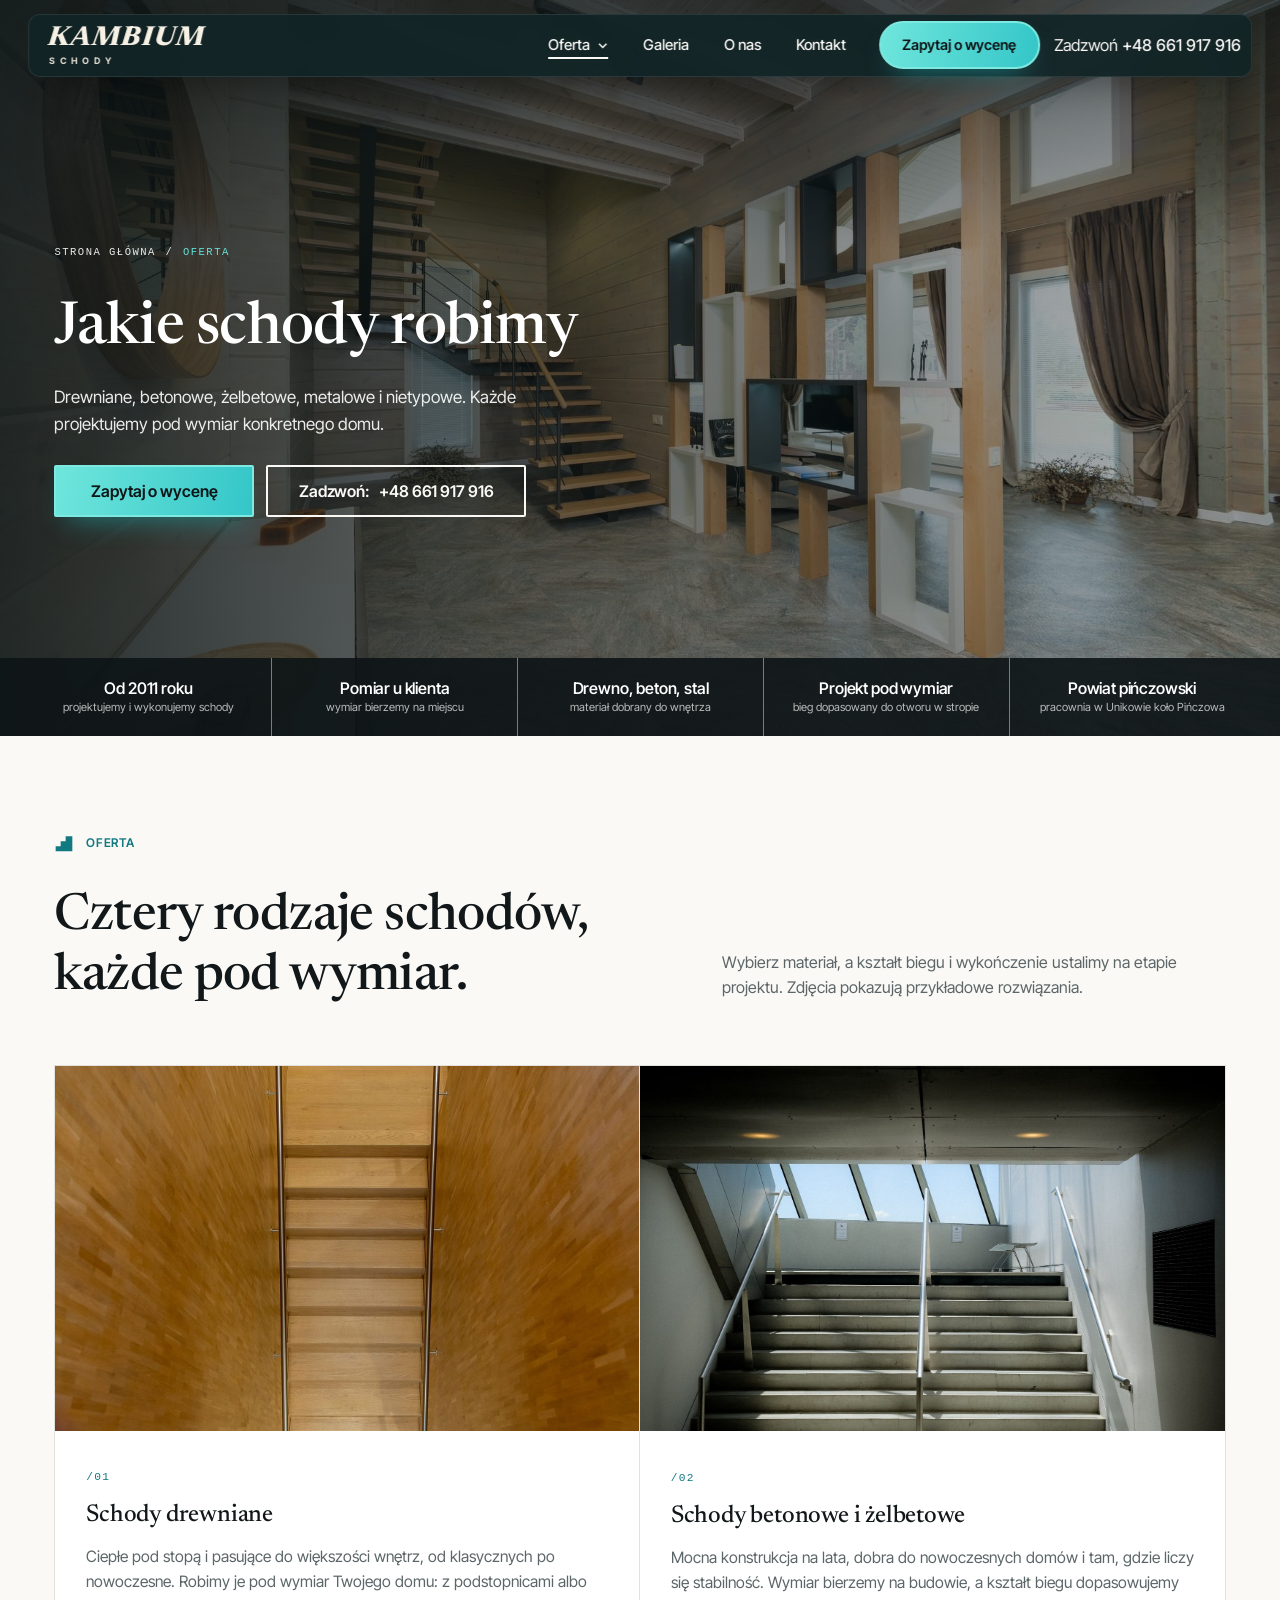
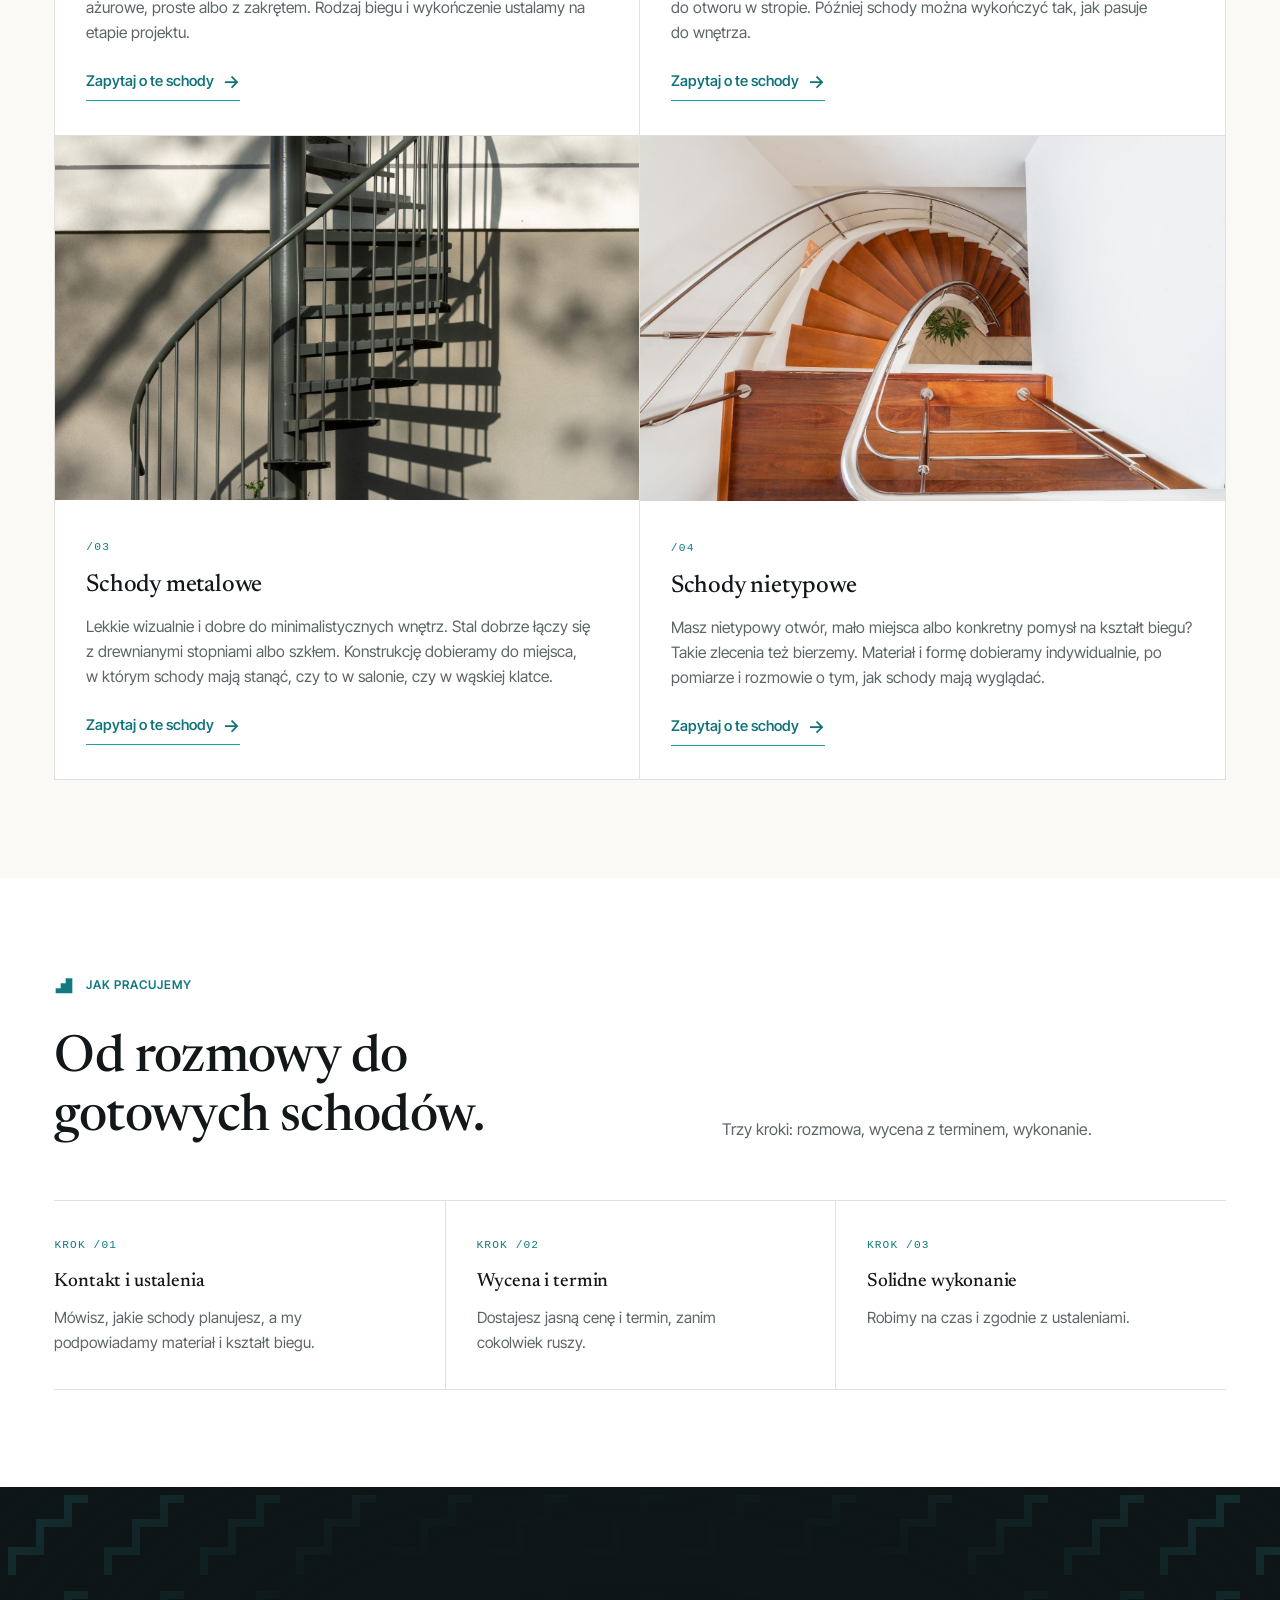
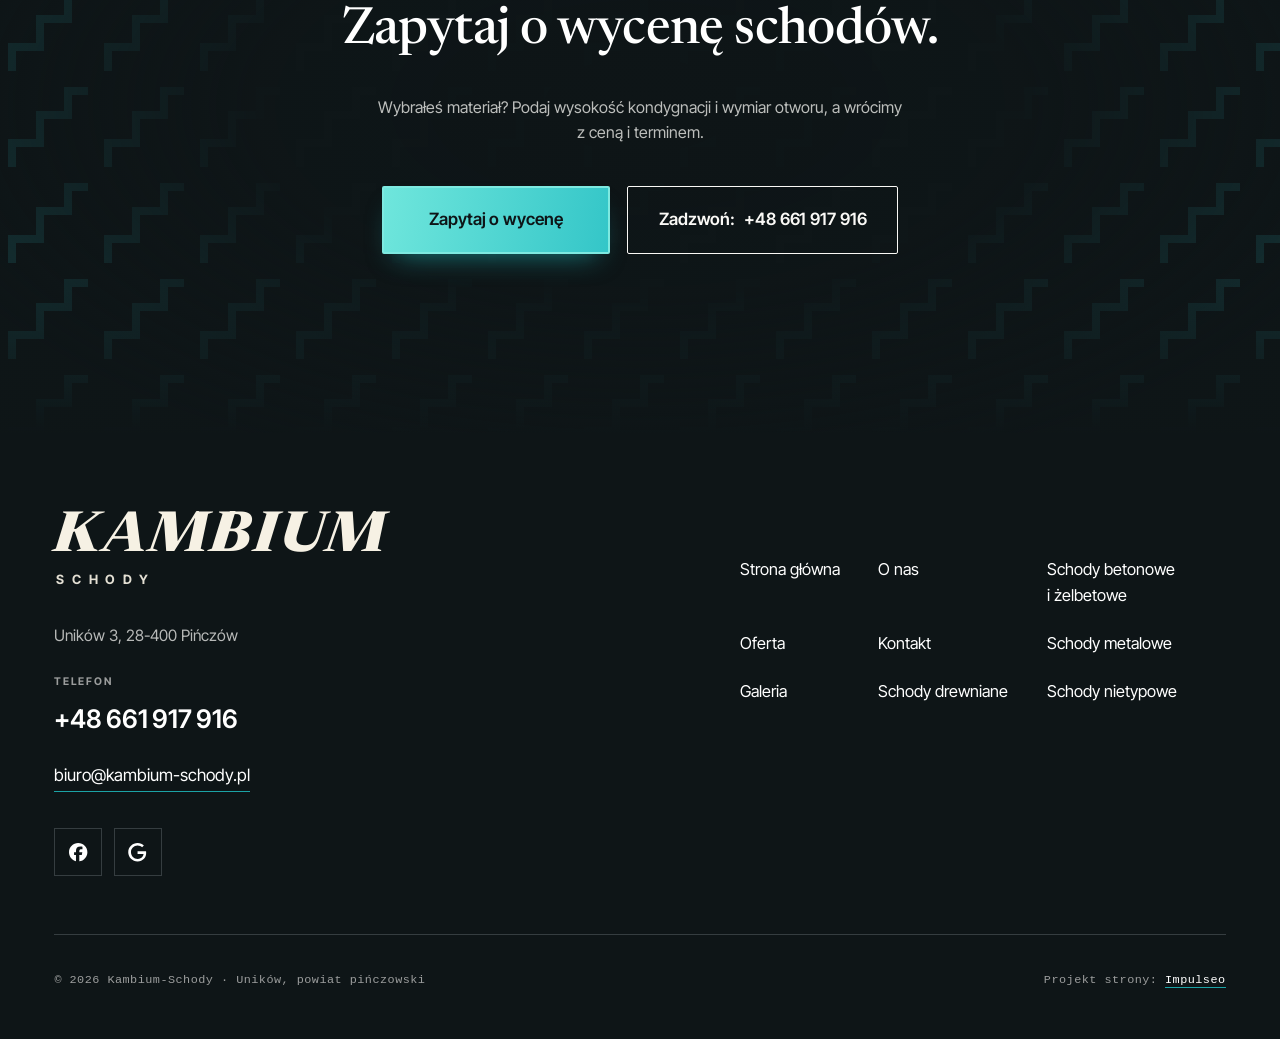
<file: oferta.html>
<!DOCTYPE html>
<html lang="pl">
<head>
<meta charset="UTF-8">
<meta name="viewport" content="width=device-width, initial-scale=1.0">
<title>Oferta - Kambium-Schody</title>
<meta name="description" content="Schody drewniane, betonowe, żelbetowe, metalowe i nietypowe. Każde projektujemy pod wymiar konkretnego domu.">
<link rel="canonical" href="https://impulseo-pl.github.io/kambium-schody/oferta.html">
<meta name="robots" content="noindex, nofollow">
<meta property="og:type" content="website">
<meta property="og:locale" content="pl_PL">
<meta property="og:site_name" content="Kambium-Schody">
<meta property="og:title" content="Oferta - Kambium-Schody">
<meta property="og:description" content="Schody drewniane, betonowe, żelbetowe, metalowe i nietypowe. Każde projektujemy pod wymiar konkretnego domu.">
<meta property="og:url" content="https://impulseo-pl.github.io/kambium-schody/oferta.html">
<meta property="og:image" content="https://impulseo-pl.github.io/kambium-schody/img/og.jpg">
<meta property="og:image:width" content="1200">
<meta property="og:image:height" content="630">
<meta name="twitter:card" content="summary_large_image">
<meta name="theme-color" content="#0e1517">
<script type="application/ld+json">{"@context": "https://schema.org", "@type": "LocalBusiness", "name": "Kambium-Schody", "url": "https://impulseo-pl.github.io/kambium-schody/", "telephone": "+48661917916", "email": "biuro@kambium-schody.pl", "image": "https://impulseo-pl.github.io/kambium-schody/img/og.jpg", "address": {"@type": "PostalAddress", "streetAddress": "Uników 3", "postalCode": "28-400", "addressLocality": "Pińczów", "addressCountry": "PL"}, "areaServed": "Powiat pińczowski", "sameAs": ["https://www.facebook.com/p/Kambium-Schody-%C5%81ukasz-%C5%9Acis%C5%82o-100090317103360/", "https://www.google.com/maps/place/Kambium-Schody/@50.5383953,20.6402071,166m/data=!3m1!1e3!4m6!3m5!1s0x4717eae96c76dff5:0x727a5f4c9ac15c52!8m2!3d50.5385133!4d20.6400999!16s%2Fg%2F1tglxqtf"]}</script>
<link rel="preconnect" href="https://fonts.googleapis.com">
<link rel="preconnect" href="https://fonts.gstatic.com" crossorigin>
<link href="https://fonts.googleapis.com/css2?family=Inter+Tight:wght@400..700&amp;family=Newsreader:ital,opsz,wght@0,6..72,400..700;1,6..72,600..800&amp;display=swap" rel="stylesheet">
<link rel="stylesheet" href="assets/styles.css?v=20261113b">
<meta name="nb-deploy" content="c18d0c9b5b89">
</head>
<body>
<header class="bar">
  <div class="bar-in">
    <a class="brand" href="index.html" aria-label="Kambium-Schody - strona główna"><b>Kambium</b><i>SCHODY</i></a>
    <nav class="dnav" aria-label="Menu główne">
        <div class="drop">
          <a class="nav-item" href="oferta.html" aria-current="page">Oferta <svg viewBox="0 0 12 12" aria-hidden="true" focusable="false"><path d="M2 4l4 4 4-4" fill="none" stroke="currentColor" stroke-width="1.6"/></svg></a>
          <div class="drop-panel">
            <div class="drop-head"><div><span>Oferta</span><strong>Schody pod wymiar Twojego domu</strong></div><a class="drop-all" href="oferta.html">Cała oferta →</a></div>
            <div class="drop-grid"><a href="oferta.html#drewniane">Schody drewniane <span aria-hidden="true">→</span></a><a href="oferta.html#betonowe">Schody betonowe i&nbsp;żelbetowe <span aria-hidden="true">→</span></a><a href="oferta.html#metalowe">Schody metalowe <span aria-hidden="true">→</span></a><a href="oferta.html#nietypowe">Schody nietypowe <span aria-hidden="true">→</span></a></div>
          </div>
        </div>
        <a class="nav-item" href="realizacje.html">Galeria</a>
        <a class="nav-item" href="o-nas.html">O&nbsp;nas</a>
        <a class="nav-item" href="kontakt.html">Kontakt</a>
      </nav>
    <div class="bar-actions">
        <a class="btn btn-teal btn-pill" href="kontakt.html">Zapytaj o&nbsp;wycenę</a>
        <a class="call" href="tel:+48661917916"><span>Zadzwoń </span><b class="tel">+48 661 917 916</b></a>
        <button class="mtoggle" type="button" aria-label="Menu" aria-expanded="false"><span></span><span></span></button>
      </div>
  </div>
  <div class="mpanel"><div class="mpanel-in">
    <a class="ml" href="oferta.html">Oferta <span aria-hidden="true">→</span></a>
    <a class="ms" href="oferta.html#drewniane">Schody drewniane</a><a class="ms" href="oferta.html#betonowe">Schody betonowe i&nbsp;żelbetowe</a><a class="ms" href="oferta.html#metalowe">Schody metalowe</a><a class="ms" href="oferta.html#nietypowe">Schody nietypowe</a>
    <a class="ml" href="realizacje.html">Galeria <span aria-hidden="true">→</span></a>
    <a class="ml" href="o-nas.html">O&nbsp;nas <span aria-hidden="true">→</span></a>
    <a class="ml" href="kontakt.html">Kontakt <span aria-hidden="true">→</span></a>
    <a class="btn btn-teal" href="kontakt.html">Zapytaj o&nbsp;wycenę</a>
  </div></div>
</header>

<main>
<section class="pagehead">
  <div class="pagehead-media"><img src="img/head-oferta.jpg" alt="Wnętrze domu wykończone drewnem ze schodami na stalowej konstrukcji" width="1880" height="1255" fetchpriority="high"></div>
  <div class="shell pagehead-body">
    <p class="crumbs"><a href="index.html">Strona główna</a><span>/</span><b>Oferta</b></p>
    <h1>Jakie schody robimy</h1>
    <p>Drewniane, betonowe, żelbetowe, metalowe i&nbsp;nietypowe. Każde projektujemy pod wymiar konkretnego domu.</p>
    <div class="hero-cta"><a class="btn btn-teal" href="kontakt.html">Zapytaj o&nbsp;wycenę</a><a class="btn btn-line" href="tel:+48661917916">Zadzwoń: <span class="tel">+48 661 917 916</span></a></div>
  </div>
  <div class="facts"><div class="facts-in"><div class="fact"><span class="k">Od 2011 roku</span><span class="v">projektujemy i&nbsp;wykonujemy schody</span></div><div class="fact"><span class="k">Pomiar u&nbsp;klienta</span><span class="v">wymiar bierzemy na miejscu</span></div><div class="fact"><span class="k">Drewno, beton, stal</span><span class="v">materiał dobrany do wnętrza</span></div><div class="fact"><span class="k">Projekt pod wymiar</span><span class="v">bieg dopasowany do otworu w&nbsp;stropie</span></div><div class="fact"><span class="k">Powiat pińczowski</span><span class="v">pracownia w&nbsp;Unikowie koło Pińczowa</span></div></div></div>
</section>

<section class="sec sec-paper">
  <div class="shell">
    <div class="sec-head rv">
      <div><p class="eb">Oferta</p><h2>Cztery rodzaje schodów, każde pod wymiar.</h2></div>
      <div class="side"><p>Wybierz materiał, a&nbsp;kształt biegu i&nbsp;wykończenie ustalimy na etapie projektu. Zdjęcia pokazują przykładowe rozwiązania.</p></div>
    </div>
    <div class="uslugi"><article class="usluga rv" id="drewniane">
        <div class="frame"><img src="img/o-drewniane.jpg" alt="Drewniany bieg schodów między ścianami wyłożonymi drewnem" width="1600" height="1066" loading="lazy"></div>
        <div class="usluga-txt"><span class="nr">/01</span><h3>Schody drewniane</h3><p>Ciepłe pod stopą i&nbsp;pasujące do większości wnętrz, od klasycznych po nowoczesne. Robimy je pod wymiar Twojego domu: z&nbsp;podstopnicami albo ażurowe, proste albo z&nbsp;zakrętem. Rodzaj biegu i&nbsp;wykończenie ustalamy na etapie projektu.</p><a class="tlink" href="kontakt.html">Zapytaj o&nbsp;te schody <span class="arr" aria-hidden="true">→</span></a></div>
      </article><article class="usluga rv" id="betonowe">
        <div class="frame"><img src="img/o-betonowe.jpg" alt="Betonowe schody z metalowymi poręczami pod przeszklonym dachem" width="1600" height="1067" loading="lazy"></div>
        <div class="usluga-txt"><span class="nr">/02</span><h3>Schody betonowe i&nbsp;żelbetowe</h3><p>Mocna konstrukcja na lata, dobra do nowoczesnych domów i&nbsp;tam, gdzie liczy się stabilność. Wymiar bierzemy na budowie, a&nbsp;kształt biegu dopasowujemy do otworu w&nbsp;stropie. Później schody można wykończyć tak, jak pasuje do wnętrza.</p><a class="tlink" href="kontakt.html">Zapytaj o&nbsp;te schody <span class="arr" aria-hidden="true">→</span></a></div>
      </article><article class="usluga rv" id="metalowe">
        <div class="frame"><img src="img/o-metalowe.jpg" alt="Metalowe schody kręcone z ażurową balustradą" width="1600" height="1068" loading="lazy"></div>
        <div class="usluga-txt"><span class="nr">/03</span><h3>Schody metalowe</h3><p>Lekkie wizualnie i&nbsp;dobre do minimalistycznych wnętrz. Stal dobrze łączy się z&nbsp;drewnianymi stopniami albo szkłem. Konstrukcję dobieramy do miejsca, w&nbsp;którym schody mają stanąć, czy to w&nbsp;salonie, czy w&nbsp;wąskiej klatce.</p><a class="tlink" href="kontakt.html">Zapytaj o&nbsp;te schody <span class="arr" aria-hidden="true">→</span></a></div>
      </article><article class="usluga rv" id="nietypowe">
        <div class="frame"><img src="img/o-nietypowe.jpg" alt="Zabiegowe schody z drewna ze stalową poręczą, widok z góry" width="1600" height="1068" loading="lazy"></div>
        <div class="usluga-txt"><span class="nr">/04</span><h3>Schody nietypowe</h3><p>Masz nietypowy otwór, mało miejsca albo konkretny pomysł na kształt biegu? Takie zlecenia też bierzemy. Materiał i&nbsp;formę dobieramy indywidualnie, po pomiarze i&nbsp;rozmowie o&nbsp;tym, jak schody mają wyglądać.</p><a class="tlink" href="kontakt.html">Zapytaj o&nbsp;te schody <span class="arr" aria-hidden="true">→</span></a></div>
      </article></div>
  </div>
</section>
<section class="sec sec-white">
  <div class="shell">
    <div class="sec-head rv">
      <div><p class="eb">Jak pracujemy</p><h2>Od rozmowy do gotowych schodów.</h2></div>
      <div class="side"><p>Trzy kroki: rozmowa, wycena z&nbsp;terminem, wykonanie.</p></div>
    </div>
    <ol class="kroki rv"><li><span class="nr">Krok /01</span><h3>Kontakt i&nbsp;ustalenia</h3><p>Mówisz, jakie schody planujesz, a&nbsp;my podpowiadamy materiał i&nbsp;kształt biegu.</p></li><li><span class="nr">Krok /02</span><h3>Wycena i&nbsp;termin</h3><p>Dostajesz jasną cenę i&nbsp;termin, zanim cokolwiek ruszy.</p></li><li><span class="nr">Krok /03</span><h3>Solidne wykonanie</h3><p>Robimy na czas i&nbsp;zgodnie z&nbsp;ustaleniami.</p></li></ol>
  </div>
</section>
<section class="closing">
  <div class="shell rv">
    <h2>Zapytaj o&nbsp;wycenę schodów.</h2>
    <p>Wybrałeś materiał? Podaj wysokość kondygnacji i&nbsp;wymiar otworu, a&nbsp;wrócimy z&nbsp;ceną i&nbsp;terminem.</p>
    <div><a class="btn btn-teal btn-big" href="kontakt.html">Zapytaj o&nbsp;wycenę</a><a class="btn btn-line btn-big" href="tel:+48661917916">Zadzwoń: <span class="tel">+48 661 917 916</span></a></div>
  </div>
</section>
</main>
<footer class="foot">
  <div class="shell">
    <div class="foot-top">
      <div>
        <a class="brand" href="index.html" aria-label="Kambium-Schody - strona główna"><b>Kambium</b><i>SCHODY</i></a>
        <p class="foot-addr">Uników 3, 28-400 Pińczów</p>
        <div class="foot-tel"><small>Telefon</small><a class="tel" href="tel:+48661917916">+48 661 917 916</a></div>
        <a class="foot-mail" href="mailto:biuro@kambium-schody.pl">biuro@kambium-schody.pl</a>
        <div class="socs">
          <a class="soc" href="https://www.facebook.com/p/Kambium-Schody-%C5%81ukasz-%C5%9Acis%C5%82o-100090317103360/" target="_blank" rel="noopener" aria-label="Facebook - Kambium-Schody"><svg viewBox="0 0 24 24" aria-hidden="true" focusable="false"><path d="M9.101 23.691v-7.98H6.627v-3.667h2.474v-1.58c0-4.085 1.848-5.978 5.858-5.978.401 0 .955.042 1.468.103a8.68 8.68 0 0 1 1.141.195v3.325a8.623 8.623 0 0 0-.653-.036 26.805 26.805 0 0 0-.733-.009c-.707 0-1.259.096-1.675.309a1.686 1.686 0 0 0-.679.622c-.258.42-.374.995-.374 1.752v1.297h3.919l-.386 2.103-.287 1.564h-3.246v8.245C19.396 23.238 24 18.179 24 12.044c0-6.627-5.373-12-12-12s-12 5.373-12 12c0 5.628 3.874 10.35 9.101 11.647Z" fill="currentColor"/></svg></a>
          <a class="soc" href="https://www.google.com/maps/place/Kambium-Schody/@50.5383953,20.6402071,166m/data=!3m1!1e3!4m6!3m5!1s0x4717eae96c76dff5:0x727a5f4c9ac15c52!8m2!3d50.5385133!4d20.6400999!16s%2Fg%2F1tglxqtf" target="_blank" rel="noopener" aria-label="Google - Kambium-Schody"><svg viewBox="0 0 24 24" aria-hidden="true" focusable="false"><path d="M12.48 10.92v3.28h7.84c-.24 1.84-.853 3.187-1.787 4.133-1.147 1.147-2.933 2.4-6.053 2.4-4.827 0-8.6-3.893-8.6-8.72s3.773-8.72 8.6-8.72c2.6 0 4.507 1.027 5.907 2.347l2.307-2.307C18.747 1.44 16.133 0 12.48 0 5.867 0 .307 5.387.307 12s5.56 12 12.173 12c3.573 0 6.267-1.173 8.373-3.36 2.16-2.16 2.84-5.213 2.84-7.667 0-.76-.053-1.467-.173-2.053H12.48z" fill="currentColor"/></svg></a>
        </div>
      </div>
      <nav class="foot-nav" aria-label="Stopka">
        <a href="index.html">Strona główna</a><a href="oferta.html">Oferta</a><a href="realizacje.html">Galeria</a>
        <a href="o-nas.html">O&nbsp;nas</a><a href="kontakt.html">Kontakt</a><a href="oferta.html#drewniane">Schody drewniane</a><a href="oferta.html#betonowe">Schody betonowe i&nbsp;żelbetowe</a><a href="oferta.html#metalowe">Schody metalowe</a><a href="oferta.html#nietypowe">Schody nietypowe</a>
      </nav>
    </div>
    <div class="foot-bot"><span>© 2026 Kambium-Schody · Uników, powiat pińczowski</span><span>Projekt strony: <a class="foot-credit" href="https://impulseo.pl" target="_blank" rel="noopener">Impulseo</a></span></div>
  </div>
</footer>
<div class="sticky-reserve"><a class="sr-book" href="kontakt.html">Zapytaj o&nbsp;wycenę</a><a class="sr-call" href="tel:+48661917916" aria-label="Zadzwoń"><svg class="ico-tel" width="16" height="16" viewBox="0 0 24 24" fill="none" aria-hidden="true"><path d="M6.6 10.8a15.5 15.5 0 0 0 6.6 6.6l2.2-2.2a1 1 0 0 1 1-.24 11.4 11.4 0 0 0 3.6.58 1 1 0 0 1 1 1V20a1 1 0 0 1-1 1A17 17 0 0 1 3 4a1 1 0 0 1 1-1h3.5a1 1 0 0 1 1 1c0 1.25.2 2.46.58 3.6a1 1 0 0 1-.25 1l-2.23 2.2Z" fill="currentColor"/></svg> Zadzwoń</a></div>
<div class="demo-wazne" data-do="2026-11-19" data-cykl="3" hidden><svg class="dw-ico" width="13" height="13" viewBox="0 0 24 24" fill="none" aria-hidden="true"><circle cx="12" cy="12" r="8.6" stroke="currentColor" stroke-width="1.8"/><path d="M12 7.2V12l3.3 2" stroke="currentColor" stroke-width="1.8" stroke-linecap="round"/></svg><span class="dw-txt"></span></div>
<script src="assets/main.js?v=20261113" defer></script>
</body>
</html>
</file>
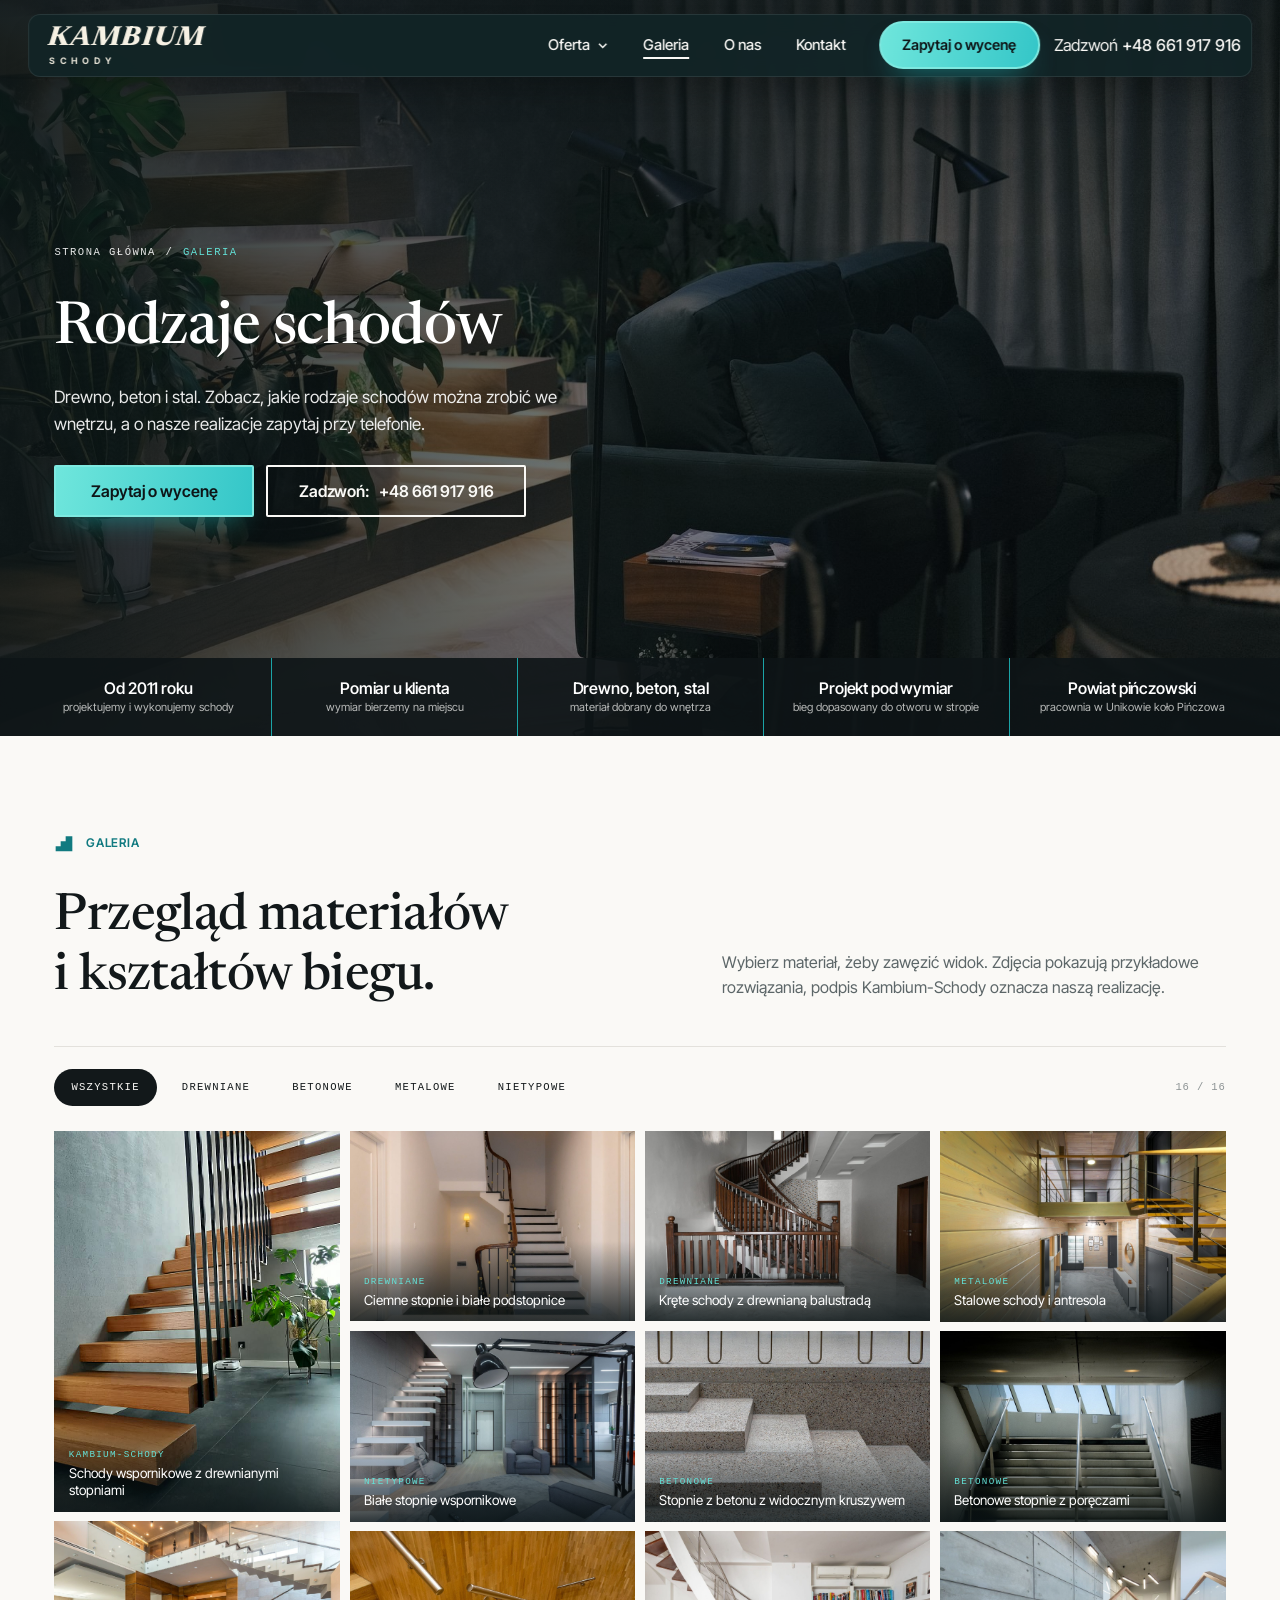
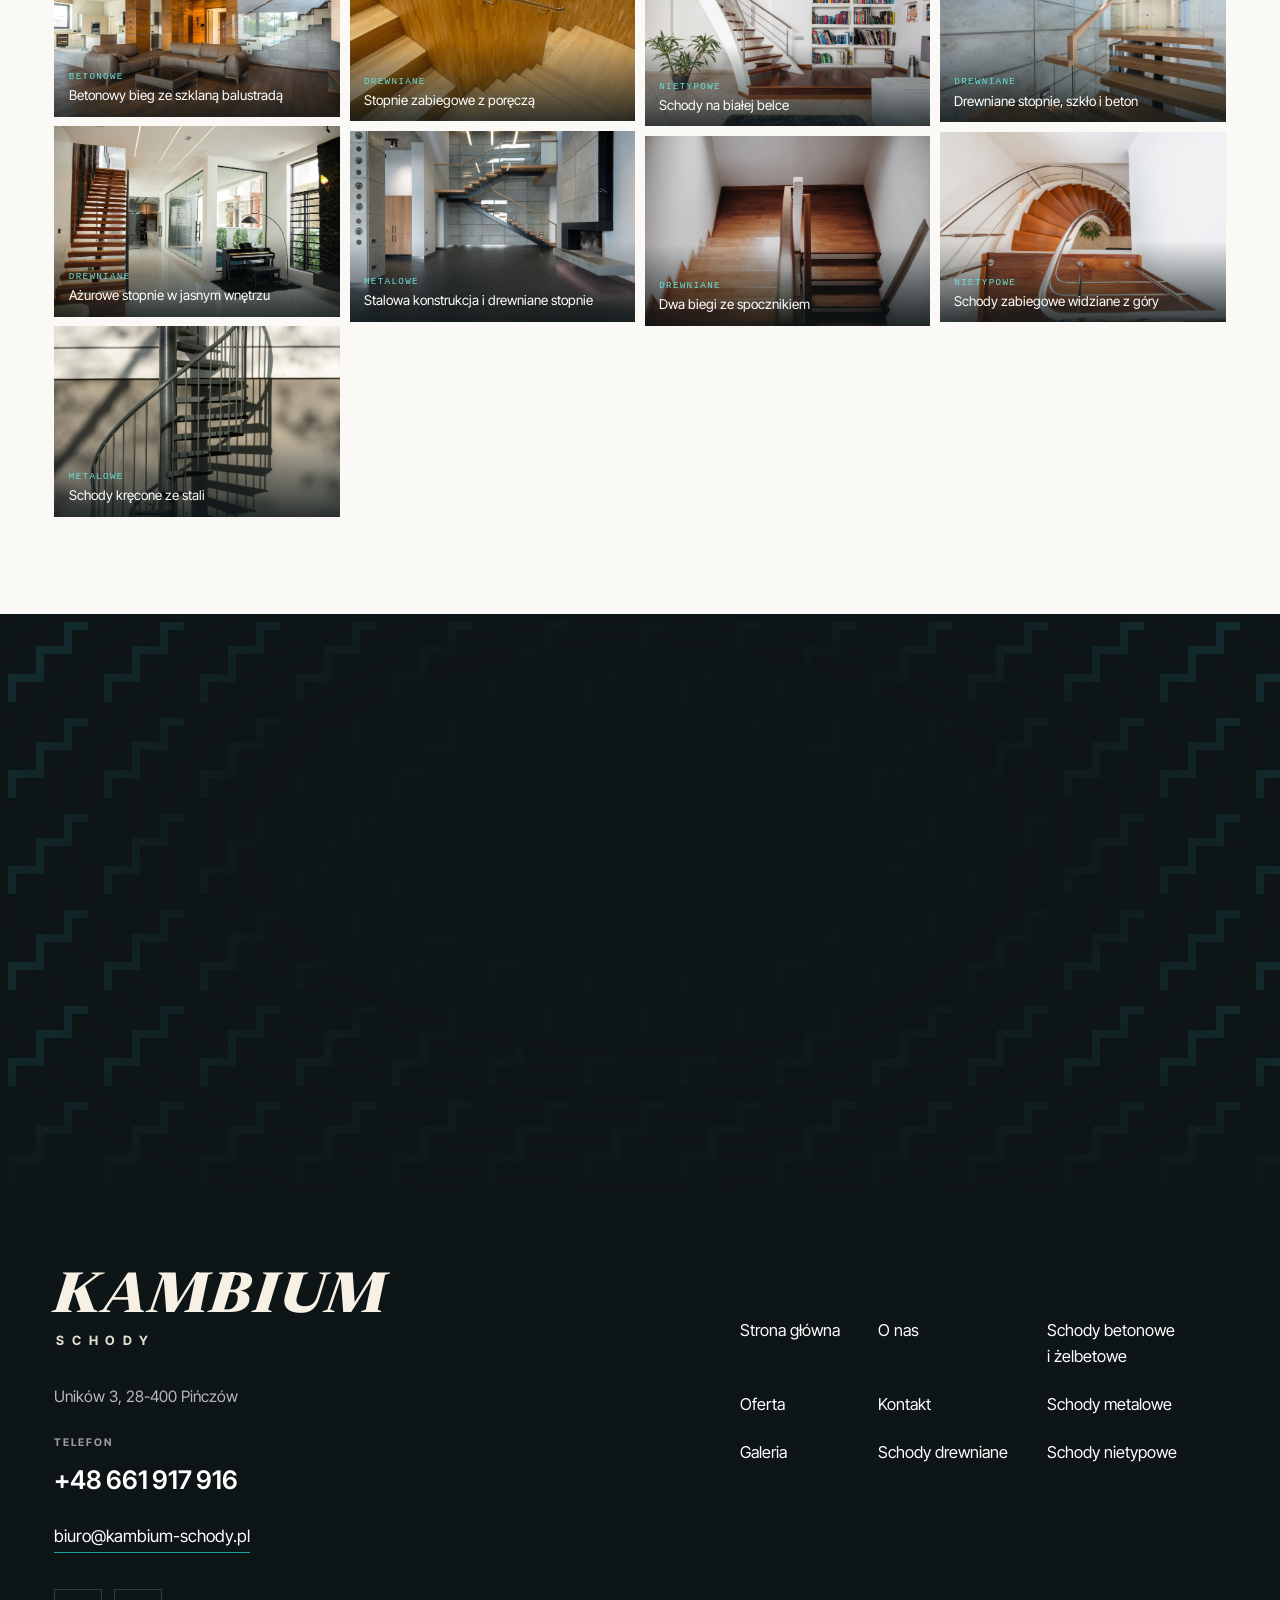
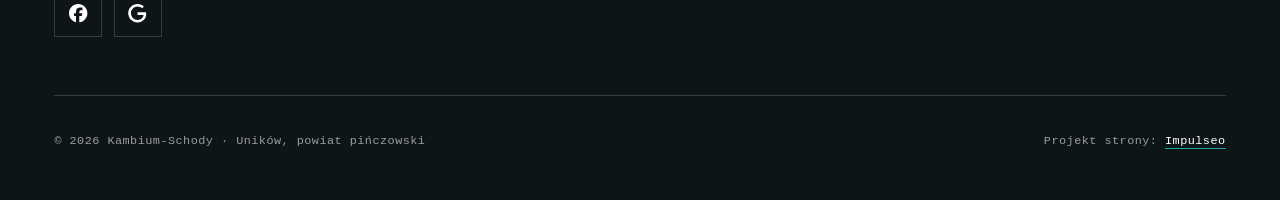
<file: realizacje.html>
<!DOCTYPE html>
<html lang="pl">
<head>
<meta charset="UTF-8">
<meta name="viewport" content="width=device-width, initial-scale=1.0">
<title>Galeria - Kambium-Schody</title>
<meta name="description" content="Schody drewniane, betonowe i metalowe we wnętrzach. Zobacz, jakie rodzaje schodów można zrobić w domu.">
<link rel="canonical" href="https://impulseo-pl.github.io/kambium-schody/realizacje.html">
<meta name="robots" content="noindex, nofollow">
<meta property="og:type" content="website">
<meta property="og:locale" content="pl_PL">
<meta property="og:site_name" content="Kambium-Schody">
<meta property="og:title" content="Galeria - Kambium-Schody">
<meta property="og:description" content="Schody drewniane, betonowe i metalowe we wnętrzach. Zobacz, jakie rodzaje schodów można zrobić w domu.">
<meta property="og:url" content="https://impulseo-pl.github.io/kambium-schody/realizacje.html">
<meta property="og:image" content="https://impulseo-pl.github.io/kambium-schody/img/og.jpg">
<meta property="og:image:width" content="1200">
<meta property="og:image:height" content="630">
<meta name="twitter:card" content="summary_large_image">
<meta name="theme-color" content="#0e1517">
<script type="application/ld+json">{"@context": "https://schema.org", "@type": "LocalBusiness", "name": "Kambium-Schody", "url": "https://impulseo-pl.github.io/kambium-schody/", "telephone": "+48661917916", "email": "biuro@kambium-schody.pl", "image": "https://impulseo-pl.github.io/kambium-schody/img/og.jpg", "address": {"@type": "PostalAddress", "streetAddress": "Uników 3", "postalCode": "28-400", "addressLocality": "Pińczów", "addressCountry": "PL"}, "areaServed": "Powiat pińczowski", "sameAs": ["https://www.facebook.com/p/Kambium-Schody-%C5%81ukasz-%C5%9Acis%C5%82o-100090317103360/", "https://www.google.com/maps/place/Kambium-Schody/@50.5383953,20.6402071,166m/data=!3m1!1e3!4m6!3m5!1s0x4717eae96c76dff5:0x727a5f4c9ac15c52!8m2!3d50.5385133!4d20.6400999!16s%2Fg%2F1tglxqtf"]}</script>
<link rel="preconnect" href="https://fonts.googleapis.com">
<link rel="preconnect" href="https://fonts.gstatic.com" crossorigin>
<link href="https://fonts.googleapis.com/css2?family=Inter+Tight:wght@400..700&amp;family=Newsreader:ital,opsz,wght@0,6..72,400..700;1,6..72,600..800&amp;display=swap" rel="stylesheet">
<link rel="stylesheet" href="assets/styles.css?v=20261113b">
<meta name="nb-deploy" content="c18d0c9b5b89">
</head>
<body>
<header class="bar">
  <div class="bar-in">
    <a class="brand" href="index.html" aria-label="Kambium-Schody - strona główna"><b>Kambium</b><i>SCHODY</i></a>
    <nav class="dnav" aria-label="Menu główne">
        <div class="drop">
          <a class="nav-item" href="oferta.html">Oferta <svg viewBox="0 0 12 12" aria-hidden="true" focusable="false"><path d="M2 4l4 4 4-4" fill="none" stroke="currentColor" stroke-width="1.6"/></svg></a>
          <div class="drop-panel">
            <div class="drop-head"><div><span>Oferta</span><strong>Schody pod wymiar Twojego domu</strong></div><a class="drop-all" href="oferta.html">Cała oferta →</a></div>
            <div class="drop-grid"><a href="oferta.html#drewniane">Schody drewniane <span aria-hidden="true">→</span></a><a href="oferta.html#betonowe">Schody betonowe i&nbsp;żelbetowe <span aria-hidden="true">→</span></a><a href="oferta.html#metalowe">Schody metalowe <span aria-hidden="true">→</span></a><a href="oferta.html#nietypowe">Schody nietypowe <span aria-hidden="true">→</span></a></div>
          </div>
        </div>
        <a class="nav-item" href="realizacje.html" aria-current="page">Galeria</a>
        <a class="nav-item" href="o-nas.html">O&nbsp;nas</a>
        <a class="nav-item" href="kontakt.html">Kontakt</a>
      </nav>
    <div class="bar-actions">
        <a class="btn btn-teal btn-pill" href="kontakt.html">Zapytaj o&nbsp;wycenę</a>
        <a class="call" href="tel:+48661917916"><span>Zadzwoń </span><b class="tel">+48 661 917 916</b></a>
        <button class="mtoggle" type="button" aria-label="Menu" aria-expanded="false"><span></span><span></span></button>
      </div>
  </div>
  <div class="mpanel"><div class="mpanel-in">
    <a class="ml" href="oferta.html">Oferta <span aria-hidden="true">→</span></a>
    <a class="ms" href="oferta.html#drewniane">Schody drewniane</a><a class="ms" href="oferta.html#betonowe">Schody betonowe i&nbsp;żelbetowe</a><a class="ms" href="oferta.html#metalowe">Schody metalowe</a><a class="ms" href="oferta.html#nietypowe">Schody nietypowe</a>
    <a class="ml" href="realizacje.html">Galeria <span aria-hidden="true">→</span></a>
    <a class="ml" href="o-nas.html">O&nbsp;nas <span aria-hidden="true">→</span></a>
    <a class="ml" href="kontakt.html">Kontakt <span aria-hidden="true">→</span></a>
    <a class="btn btn-teal" href="kontakt.html">Zapytaj o&nbsp;wycenę</a>
  </div></div>
</header>

<main>
<section class="pagehead">
  <div class="pagehead-media"><img src="img/head-realizacje.jpg" alt="Podświetlone stopnie w salonie z ciemną sofą i roślinami" width="1880" height="1253" fetchpriority="high"></div>
  <div class="shell pagehead-body">
    <p class="crumbs"><a href="index.html">Strona główna</a><span>/</span><b>Galeria</b></p>
    <h1>Rodzaje schodów</h1>
    <p>Drewno, beton i&nbsp;stal. Zobacz, jakie rodzaje schodów można zrobić we wnętrzu, a&nbsp;o nasze realizacje zapytaj przy telefonie.</p>
    <div class="hero-cta"><a class="btn btn-teal" href="kontakt.html">Zapytaj o&nbsp;wycenę</a><a class="btn btn-line" href="tel:+48661917916">Zadzwoń: <span class="tel">+48 661 917 916</span></a></div>
  </div>
  <div class="facts"><div class="facts-in"><div class="fact"><span class="k">Od 2011 roku</span><span class="v">projektujemy i&nbsp;wykonujemy schody</span></div><div class="fact"><span class="k">Pomiar u&nbsp;klienta</span><span class="v">wymiar bierzemy na miejscu</span></div><div class="fact"><span class="k">Drewno, beton, stal</span><span class="v">materiał dobrany do wnętrza</span></div><div class="fact"><span class="k">Projekt pod wymiar</span><span class="v">bieg dopasowany do otworu w&nbsp;stropie</span></div><div class="fact"><span class="k">Powiat pińczowski</span><span class="v">pracownia w&nbsp;Unikowie koło Pińczowa</span></div></div></div>
</section>

<section class="sec sec-paper">
  <div class="shell">
    <div class="sec-head rv">
      <div><p class="eb">Galeria</p><h2>Przegląd materiałów i&nbsp;kształtów biegu.</h2></div>
      <div class="side"><p>Wybierz materiał, żeby zawęzić widok. Zdjęcia pokazują przykładowe rozwiązania, podpis Kambium-Schody oznacza naszą realizację.</p></div>
    </div>
    <div class="filtry" role="group" aria-label="Filtr galerii"><button class="filtr" type="button" data-f="all" aria-pressed="true">Wszystkie</button><button class="filtr" type="button" data-f="drewniane" aria-pressed="false">Drewniane</button><button class="filtr" type="button" data-f="betonowe" aria-pressed="false">Betonowe</button><button class="filtr" type="button" data-f="metalowe" aria-pressed="false">Metalowe</button><button class="filtr" type="button" data-f="nietypowe" aria-pressed="false">Nietypowe</button><output>16 / 16</output></div>
    <div class="mur"><figure data-k="nietypowe"><img src="img/about.jpg" alt="Schody wspornikowe z drewnianymi stopniami" width="720" height="960" loading="lazy"><figcaption><small>Kambium-Schody</small>Schody wspornikowe z&nbsp;drewnianymi stopniami</figcaption></figure><figure data-k="betonowe"><img src="img/t-betonowe.jpg" alt="Betonowy bieg ze szklaną balustradą" width="1600" height="1094" loading="lazy"><figcaption><small>Betonowe</small>Betonowy bieg ze szklaną balustradą</figcaption></figure><figure data-k="drewniane"><img src="img/w4.jpg" alt="Ażurowe stopnie w jasnym wnętrzu" width="1600" height="1066" loading="lazy"><figcaption><small>Drewniane</small>Ażurowe stopnie w&nbsp;jasnym wnętrzu</figcaption></figure><figure data-k="metalowe"><img src="img/o-metalowe.jpg" alt="Schody kręcone ze stali" width="1600" height="1068" loading="lazy"><figcaption><small>Metalowe</small>Schody kręcone ze stali</figcaption></figure><figure data-k="drewniane"><img src="img/w1.jpg" alt="Ciemne stopnie i białe podstopnice" width="1600" height="1066" loading="lazy"><figcaption><small>Drewniane</small>Ciemne stopnie i&nbsp;białe podstopnice</figcaption></figure><figure data-k="nietypowe"><img src="img/t-nietypowe.jpg" alt="Białe stopnie wspornikowe" width="1600" height="1068" loading="lazy"><figcaption><small>Nietypowe</small>Białe stopnie wspornikowe</figcaption></figure><figure data-k="drewniane"><img src="img/u-drewno.jpg" alt="Stopnie zabiegowe z poręczą" width="1600" height="1066" loading="lazy"><figcaption><small>Drewniane</small>Stopnie zabiegowe z&nbsp;poręczą</figcaption></figure><figure data-k="metalowe"><img src="img/t-metalowe.jpg" alt="Stalowa konstrukcja i drewniane stopnie" width="1600" height="1068" loading="lazy"><figcaption><small>Metalowe</small>Stalowa konstrukcja i&nbsp;drewniane stopnie</figcaption></figure><figure data-k="drewniane"><img src="img/w3.jpg" alt="Kręte schody z drewnianą balustradą" width="1600" height="1066" loading="lazy"><figcaption><small>Drewniane</small>Kręte schody z&nbsp;drewnianą balustradą</figcaption></figure><figure data-k="betonowe"><img src="img/u-beton.jpg" alt="Stopnie z betonu z widocznym kruszywem" width="1600" height="1068" loading="lazy"><figcaption><small>Betonowe</small>Stopnie z&nbsp;betonu z&nbsp;widocznym kruszywem</figcaption></figure><figure data-k="nietypowe"><img src="img/w7.jpg" alt="Schody na białej belce" width="1600" height="1092" loading="lazy"><figcaption><small>Nietypowe</small>Schody na białej belce</figcaption></figure><figure data-k="drewniane"><img src="img/t-drewniane.jpg" alt="Dwa biegi ze spocznikiem" width="1600" height="1066" loading="lazy"><figcaption><small>Drewniane</small>Dwa biegi ze spocznikiem</figcaption></figure><figure data-k="metalowe"><img src="img/w6.jpg" alt="Stalowe schody i antresola" width="1600" height="1068" loading="lazy"><figcaption><small>Metalowe</small>Stalowe schody i&nbsp;antresola</figcaption></figure><figure data-k="betonowe"><img src="img/o-betonowe.jpg" alt="Betonowe stopnie z poręczami" width="1600" height="1067" loading="lazy"><figcaption><small>Betonowe</small>Betonowe stopnie z&nbsp;poręczami</figcaption></figure><figure data-k="drewniane"><img src="img/w2.jpg" alt="Drewniane stopnie, szkło i beton" width="1600" height="1068" loading="lazy"><figcaption><small>Drewniane</small>Drewniane stopnie, szkło i&nbsp;beton</figcaption></figure><figure data-k="nietypowe"><img src="img/o-nietypowe.jpg" alt="Schody zabiegowe widziane z góry" width="1600" height="1068" loading="lazy"><figcaption><small>Nietypowe</small>Schody zabiegowe widziane z&nbsp;góry</figcaption></figure></div>
  </div>
</section>
<section class="closing">
  <div class="shell rv">
    <h2>Masz już pomysł na swoje schody?</h2>
    <p>Opowiedz, które rozwiązanie Ci się podoba. Odpowiemy z&nbsp;propozycją, ceną i&nbsp;terminem.</p>
    <div><a class="btn btn-teal btn-big" href="kontakt.html">Zapytaj o&nbsp;wycenę</a><a class="btn btn-line btn-big" href="tel:+48661917916">Zadzwoń: <span class="tel">+48 661 917 916</span></a></div>
  </div>
</section>
</main>
<footer class="foot">
  <div class="shell">
    <div class="foot-top">
      <div>
        <a class="brand" href="index.html" aria-label="Kambium-Schody - strona główna"><b>Kambium</b><i>SCHODY</i></a>
        <p class="foot-addr">Uników 3, 28-400 Pińczów</p>
        <div class="foot-tel"><small>Telefon</small><a class="tel" href="tel:+48661917916">+48 661 917 916</a></div>
        <a class="foot-mail" href="mailto:biuro@kambium-schody.pl">biuro@kambium-schody.pl</a>
        <div class="socs">
          <a class="soc" href="https://www.facebook.com/p/Kambium-Schody-%C5%81ukasz-%C5%9Acis%C5%82o-100090317103360/" target="_blank" rel="noopener" aria-label="Facebook - Kambium-Schody"><svg viewBox="0 0 24 24" aria-hidden="true" focusable="false"><path d="M9.101 23.691v-7.98H6.627v-3.667h2.474v-1.58c0-4.085 1.848-5.978 5.858-5.978.401 0 .955.042 1.468.103a8.68 8.68 0 0 1 1.141.195v3.325a8.623 8.623 0 0 0-.653-.036 26.805 26.805 0 0 0-.733-.009c-.707 0-1.259.096-1.675.309a1.686 1.686 0 0 0-.679.622c-.258.42-.374.995-.374 1.752v1.297h3.919l-.386 2.103-.287 1.564h-3.246v8.245C19.396 23.238 24 18.179 24 12.044c0-6.627-5.373-12-12-12s-12 5.373-12 12c0 5.628 3.874 10.35 9.101 11.647Z" fill="currentColor"/></svg></a>
          <a class="soc" href="https://www.google.com/maps/place/Kambium-Schody/@50.5383953,20.6402071,166m/data=!3m1!1e3!4m6!3m5!1s0x4717eae96c76dff5:0x727a5f4c9ac15c52!8m2!3d50.5385133!4d20.6400999!16s%2Fg%2F1tglxqtf" target="_blank" rel="noopener" aria-label="Google - Kambium-Schody"><svg viewBox="0 0 24 24" aria-hidden="true" focusable="false"><path d="M12.48 10.92v3.28h7.84c-.24 1.84-.853 3.187-1.787 4.133-1.147 1.147-2.933 2.4-6.053 2.4-4.827 0-8.6-3.893-8.6-8.72s3.773-8.72 8.6-8.72c2.6 0 4.507 1.027 5.907 2.347l2.307-2.307C18.747 1.44 16.133 0 12.48 0 5.867 0 .307 5.387.307 12s5.56 12 12.173 12c3.573 0 6.267-1.173 8.373-3.36 2.16-2.16 2.84-5.213 2.84-7.667 0-.76-.053-1.467-.173-2.053H12.48z" fill="currentColor"/></svg></a>
        </div>
      </div>
      <nav class="foot-nav" aria-label="Stopka">
        <a href="index.html">Strona główna</a><a href="oferta.html">Oferta</a><a href="realizacje.html">Galeria</a>
        <a href="o-nas.html">O&nbsp;nas</a><a href="kontakt.html">Kontakt</a><a href="oferta.html#drewniane">Schody drewniane</a><a href="oferta.html#betonowe">Schody betonowe i&nbsp;żelbetowe</a><a href="oferta.html#metalowe">Schody metalowe</a><a href="oferta.html#nietypowe">Schody nietypowe</a>
      </nav>
    </div>
    <div class="foot-bot"><span>© 2026 Kambium-Schody · Uników, powiat pińczowski</span><span>Projekt strony: <a class="foot-credit" href="https://impulseo.pl" target="_blank" rel="noopener">Impulseo</a></span></div>
  </div>
</footer>
<div class="sticky-reserve"><a class="sr-book" href="kontakt.html">Zapytaj o&nbsp;wycenę</a><a class="sr-call" href="tel:+48661917916" aria-label="Zadzwoń"><svg class="ico-tel" width="16" height="16" viewBox="0 0 24 24" fill="none" aria-hidden="true"><path d="M6.6 10.8a15.5 15.5 0 0 0 6.6 6.6l2.2-2.2a1 1 0 0 1 1-.24 11.4 11.4 0 0 0 3.6.58 1 1 0 0 1 1 1V20a1 1 0 0 1-1 1A17 17 0 0 1 3 4a1 1 0 0 1 1-1h3.5a1 1 0 0 1 1 1c0 1.25.2 2.46.58 3.6a1 1 0 0 1-.25 1l-2.23 2.2Z" fill="currentColor"/></svg> Zadzwoń</a></div>
<div class="demo-wazne" data-do="2026-11-19" data-cykl="3" hidden><svg class="dw-ico" width="13" height="13" viewBox="0 0 24 24" fill="none" aria-hidden="true"><circle cx="12" cy="12" r="8.6" stroke="currentColor" stroke-width="1.8"/><path d="M12 7.2V12l3.3 2" stroke="currentColor" stroke-width="1.8" stroke-linecap="round"/></svg><span class="dw-txt"></span></div>
<script src="assets/main.js?v=20261113" defer></script>
</body>
</html>
</file>
<file: assets/styles.css>
/* Kambium-Schody - arkusz strony (uklad wg wzoru wskazanego przez zespol, 13.11.2026) */
:root{
  --ink:#12181a;--ink-deep:#0e1517;--ink-panel:#151c1e;--ink-body:#3f4647;
  --slate:#5c6668;--slate-soft:#8c9394;--rule-dark:#353d40;
  --paper:#faf9f6;--paper-sunken:#f3f2ee;--white:#fff;--hairline:#e3e1dc;--cream:#f6f1e4;
  --teal:#1ba3a6;--teal-deep:#117a80;--teal-text:#0f7379;--teal-lite:#63e0d6;
  --accent:#117a80;--accent-d:#0f7379;--line:#e3e1dc;
  --font-display:"Newsreader",Georgia,"Times New Roman",serif;
  --font-sans:"Inter Tight",system-ui,-apple-system,"Segoe UI",sans-serif;
  --font-mono:ui-monospace,SFMono-Regular,Menlo,Consolas,monospace;
  --gutter:clamp(1.25rem,4.25vw,4.75rem);
  --ease:cubic-bezier(.23,1,.32,1);--ease-reveal:cubic-bezier(.16,1,.3,1);
  --nav-h:76px;
  --img-zoom:1.05;--img-dur:1.4s;--img-ease:cubic-bezier(.16,.84,.44,1);
}
*,*::before,*::after{box-sizing:border-box}
html{-webkit-text-size-adjust:100%;scroll-padding-top:6.5rem}
body{margin:0;background:var(--paper);color:var(--ink-body);font-family:var(--font-sans);
  font-size:clamp(1.0625rem,.9vw,1.125rem);line-height:1.6;-webkit-font-smoothing:antialiased;
  text-rendering:optimizeLegibility;overflow-x:clip}
img,svg,video,iframe{display:block;max-width:100%}
img{height:auto}
a{color:inherit;text-decoration:none}
button{font:inherit;color:inherit;background:none;border:0;padding:0;cursor:pointer}
h1,h2,h3,h4,p,figure,ul,ol,dl,dd{margin:0}
ul,ol{padding:0;list-style:none}
h1,h2,h3,h4{font-family:var(--font-display);color:var(--ink);font-weight:500;text-wrap:balance}
h1{font-size:clamp(2.7rem,5vw,5rem);font-weight:600;line-height:1.02;letter-spacing:-.012em}
h2{font-size:clamp(2.15rem,4vw,3.925rem);line-height:1.16;letter-spacing:-.012em}
h3{font-size:clamp(1.5rem,2.1vw,2.25rem);line-height:1.18;letter-spacing:-.008em}
h4{font-size:clamp(1.18rem,1.4vw,1.55rem);line-height:1.22;letter-spacing:-.004em}
p{text-wrap:pretty}
:focus-visible{outline:2px solid var(--teal);outline-offset:3px}
.sr-only{position:absolute;width:1px;height:1px;overflow:hidden;clip-path:inset(50%);white-space:nowrap}
.shell{width:calc(100% - 2*var(--gutter));max-width:1680px;margin-inline:auto}
.tel{white-space:nowrap}

/* --- znak sekcji (trzy stopnie) + etykieta --- */
.eb{display:flex;align-items:center;gap:.7rem;color:var(--teal-deep);font-size:.75rem;line-height:1.2;
  letter-spacing:.08em;font-weight:600;text-transform:uppercase}
.eb::before{content:"";flex:none;width:1.25rem;height:1.25rem;background:currentColor;
  -webkit-mask:var(--stopnie) center/contain no-repeat;mask:var(--stopnie) center/contain no-repeat}
:root{--stopnie:url("data:image/svg+xml,%3Csvg xmlns='http://www.w3.org/2000/svg' viewBox='0 0 24 24'%3E%3Cpath d='M2 22v-6h6v-6h6V4h8v18z'/%3E%3C/svg%3E");
  --stopnie-linia:url("data:image/svg+xml,%3Csvg xmlns='http://www.w3.org/2000/svg' viewBox='0 0 24 24'%3E%3Cpath d='M2 22v-7h7V8h7V2h6v2h-4v6h-7v7H4v5z'/%3E%3C/svg%3E")}
.on-dark .eb,.eb.on-dark{color:var(--paper)}
.lead{max-width:34rem;color:var(--slate);font-size:clamp(1.02rem,1.15vw,1.2rem);line-height:1.6}
.mono{font-family:var(--font-mono);letter-spacing:.04em}

/* --- przyciski: jedna reakcja na najechanie (wypelnienie od dolu) --- */
.btn{position:relative;isolation:isolate;overflow:hidden;display:inline-flex;align-items:center;justify-content:center;
  gap:.55rem;min-height:58px;min-width:14.25rem;padding:.6rem 1.9rem;border:2px solid transparent;border-radius:2px;
  font-weight:600;font-size:1rem;letter-spacing:-.005em;line-height:1.15;text-align:center;
  transition:color .5s var(--ease),border-color .5s var(--ease),box-shadow .5s var(--ease)}
.btn::before{content:"";position:absolute;inset:-2px;z-index:-1;background:var(--fill,var(--ink-deep));
  transform:scaleY(0);transform-origin:50% 100%;transition:transform .5s var(--ease)}
.btn-teal{background:linear-gradient(100deg,#6fe6dc 0%,#34c6c8 100%);color:var(--ink-deep);border-color:#7ee9e0;
  box-shadow:0 14px 28px -14px rgba(27,163,166,.75);--fill:var(--ink-deep);--fill-ink:var(--teal-lite)}
.btn-line{color:var(--paper);border-color:var(--paper);--fill:var(--paper);--fill-ink:var(--ink-deep)}
.btn-ink{background:var(--ink);color:var(--paper);border-color:var(--ink);--fill:var(--teal-deep);--fill-ink:#fff}
.btn-outline{color:var(--ink);border-color:var(--ink);--fill:var(--ink);--fill-ink:var(--paper)}
.btn-pill{border-radius:999px;min-height:48px;min-width:0;padding:.45rem 1.35rem;font-size:.9rem}
.btn-caps{text-transform:uppercase;font-size:.82rem;letter-spacing:.04em;min-height:50px;min-width:12.25rem}
.btn-big{min-height:68px;font-size:1.06rem}
@media(hover:hover){
  .btn:hover::before{transform:scaleY(1)}
  .btn:hover{color:var(--fill-ink)}
  .btn-ink:hover{border-color:var(--teal-deep)}
}
.btn:active{transform:scale(.97)}
.tlink{display:inline-flex;align-items:center;gap:.55rem;min-height:3rem;border-bottom:2px solid var(--teal);
  color:var(--teal-text);font-weight:550;font-size:1.04rem;line-height:1}
.tlink .arr,.rowlink .arr{display:inline-block;font-size:1.25em;transition:transform .3s var(--ease)}
@media(hover:hover){.tlink:hover .arr,.rowlink:hover .arr{transform:translateX(5px)}}
.on-dark .tlink{color:var(--paper)}

/* ================= PASEK NAWIGACJI (plywajacy) ================= */
.bar{position:fixed;z-index:80;top:clamp(.6rem,1.1vw,1rem);left:50%;width:calc(100% - 2*clamp(.75rem,2.2vw,2.5rem));
  max-width:1680px;transform:translate(-50%,0);background:rgba(18,36,39,.92);color:var(--paper);border-radius:12px;
  border:1px solid rgba(255,255,255,.09);box-shadow:0 18px 40px -22px rgba(0,0,0,.65);
  -webkit-backdrop-filter:saturate(140%) blur(10px);backdrop-filter:saturate(140%) blur(10px);
  transition:transform .6s var(--ease),opacity .4s var(--ease)}
.bar-in{display:flex;align-items:center;gap:clamp(1rem,2vw,2.25rem);min-height:60px;padding:.4rem .6rem .4rem 1.2rem}
.brand{display:inline-flex;flex-direction:column;line-height:1;color:var(--cream);flex:none}
.brand b,.mast-word span{text-transform:uppercase}
.brand b{font-family:var(--font-display);font-style:italic;font-weight:800;font-size:1.72rem;letter-spacing:.04em}
.brand i{font-style:normal;font-size:.56rem;font-weight:700;letter-spacing:.56em;margin-top:.22rem;padding-left:.1em;opacity:.92}
.dnav{display:flex;align-items:center;gap:clamp(.3rem,1.6vw,1.9rem);margin-left:auto}
.nav-item{position:relative;display:inline-flex;align-items:center;gap:.45rem;min-height:44px;padding:0 .45rem;
  font-size:.93rem;font-weight:500;color:inherit;white-space:nowrap}
.nav-item::after{content:"";position:absolute;left:.45rem;right:.45rem;bottom:.55rem;height:1.5px;background:currentColor;
  transform:scaleX(0);transform-origin:0 50%;transition:transform .35s var(--ease)}
.nav-item:hover::after,.nav-item[aria-current]::after,.drop:focus-within>.nav-item::after{transform:scaleX(1)}
.nav-item svg{width:.7rem;height:.7rem;transition:transform .3s var(--ease)}
.drop{position:relative}
.drop:hover>.nav-item svg,.drop:focus-within>.nav-item svg{transform:rotate(180deg)}
.drop-panel{position:absolute;top:100%;left:-1rem;z-index:5;width:min(34rem,80vw);padding:1.5rem 1.6rem 1.3rem;margin-top:10px;
  background:var(--paper);color:var(--ink);border:1px solid var(--hairline);border-radius:4px;
  box-shadow:0 30px 60px -30px rgba(8,22,24,.55);opacity:0;visibility:hidden;transform:translateY(8px);
  transition:opacity .25s var(--ease),transform .25s var(--ease),visibility .25s}
.drop-panel::before{content:"";position:absolute;left:0;right:0;top:-12px;height:12px}
.drop:hover>.drop-panel,.drop:focus-within>.drop-panel{opacity:1;visibility:visible;transform:none}
.drop-head{display:flex;align-items:flex-end;justify-content:space-between;gap:1.5rem;padding-bottom:1rem;border-bottom:1px solid var(--hairline)}
.drop-head span{display:block;font-size:.7rem;font-weight:600;letter-spacing:.08em;text-transform:uppercase;color:var(--teal-deep)}
.drop-head strong{display:block;margin-top:.35rem;font-family:var(--font-display);font-weight:500;font-size:1.25rem;line-height:1.2}
.drop-all{flex:none;font-size:.86rem;font-weight:600;color:var(--teal-text);border-bottom:1.5px solid var(--teal);padding-bottom:.2rem}
.drop-grid{display:grid;grid-template-columns:1fr 1fr;gap:0 1.5rem;margin-top:.5rem}
.drop-grid a{display:flex;align-items:center;justify-content:space-between;gap:1rem;padding:.8rem 0;border-bottom:1px solid var(--hairline);
  font-size:.95rem;font-weight:500;transition:color .25s var(--ease),padding .3s var(--ease)}
.drop-grid a:nth-last-child(-n+2){border-bottom:0}
.drop-grid a span{color:var(--teal-deep);transition:transform .3s var(--ease)}
.drop-grid a:hover{color:var(--teal-text)}
.drop-grid a:hover span{transform:translateX(4px)}
.bar-actions{display:flex;align-items:center;gap:.9rem;flex:none}
.call{font-size:1.02rem;white-space:nowrap;color:inherit}
.call b{font-weight:500}
.call:hover{text-decoration:underline;text-underline-offset:.25em}
.mtoggle{display:none;width:46px;height:46px;border-radius:8px;position:relative;flex:none}
.mtoggle span{position:absolute;left:13px;right:13px;height:1.5px;background:currentColor;transition:transform .3s var(--ease),top .3s var(--ease)}
.mtoggle span:nth-child(1){top:19px}.mtoggle span:nth-child(2){top:26px}
.bar.is-open .mtoggle span:nth-child(1){top:22.5px;transform:rotate(45deg)}
.bar.is-open .mtoggle span:nth-child(2){top:22.5px;transform:rotate(-45deg)}
.mpanel{display:none}
/* strona glowna, komputer: pasek wjezdza dopiero po zejsciu z pierwszego ekranu */
@media(min-width:961px){
  .home .bar{transform:translate(-50%,-150%);opacity:0;pointer-events:none}
  .home .bar.is-on{transform:translate(-50%,0);opacity:1;pointer-events:auto}
}
@media(max-width:960px){
  :root{--nav-h:68px}
  .dnav,.bar-actions .btn{display:none}
  .bar-in{padding:.3rem .35rem .3rem 1rem;min-height:56px;gap:.5rem}
  .bar-actions{margin-left:auto;gap:.2rem}
  .brand b{font-size:1.5rem}
  .call{font-size:.98rem}.call span{display:none}
  .mtoggle{display:block}
  .mpanel{display:block;max-height:0;overflow:hidden;transition:max-height .45s var(--ease)}
  .bar.is-open .mpanel{max-height:34rem}
  .mpanel-in{padding:.4rem 1rem 1.1rem;border-top:1px solid rgba(255,255,255,.1)}
  .mpanel a.ml{display:flex;justify-content:space-between;align-items:center;padding:.85rem 0;border-bottom:1px solid rgba(255,255,255,.1);
    font-family:var(--font-display);font-size:1.3rem}
  .mpanel a.ms{display:block;padding:.5rem 0 .5rem .9rem;font-size:.98rem;color:rgba(250,249,246,.8)}
  .mpanel .btn{display:flex;width:100%;margin-top:1.1rem}
}

/* ================= HERO (strona glowna) ================= */
.hero{position:relative;isolation:isolate;display:flex;flex-direction:column;min-height:100svh;overflow:clip;
  background:var(--teal-deep);color:var(--paper)}
.hero-media{position:absolute;inset:0;z-index:-2;overflow:hidden}
.hero-media img{width:100%;height:100%;object-fit:cover;object-position:72% 100%}
.hero-shade{position:absolute;inset:0;
  background:linear-gradient(180deg,rgba(15,112,119,.9) 0%,rgba(15,112,119,.55) 24%,rgba(15,112,119,0) 46%),
    linear-gradient(90deg,rgba(9,40,44,.42) 0%,rgba(9,40,44,0) 60%)}
.mast-word{display:block;padding:clamp(.8rem,2.2vh,1.5rem) clamp(1.5rem,3vw,3.2rem) 0;color:var(--cream)}
.mast-word span{display:block;font-family:var(--font-display);font-style:italic;font-weight:800;line-height:1;margin-bottom:-.17em;
  font-size:min(18.6vw,30svh);letter-spacing:.035em;white-space:nowrap;text-align:center;font-optical-sizing:auto;
  text-shadow:0 2px 30px rgba(5,36,38,.18)}
.mast-row{display:flex;align-items:center;gap:clamp(.3rem,1.6vw,1.9rem);min-height:clamp(3.6rem,8.5vh,5.4rem);margin-top:clamp(.2rem,1.2vh,1rem)}
.mast-row .dnav{margin-left:-.45rem}
.mast-row .bar-actions{margin-left:auto}
.mast-row .nav-item{font-size:.95rem}
.hero-body{flex:1;padding-top:clamp(.75rem,2vh,1.5rem);padding-bottom:clamp(1.75rem,4vh,3rem)}
.hero-copy{max-width:min(46rem,60vw);text-shadow:0 2px 18px rgba(5,36,38,.34)}
.hero h1{color:#fff;max-width:13.5em;font-size:min(clamp(2.7rem,5vw,5rem),9.4svh)}
.hero-copy p{margin-top:1rem;max-width:33rem;font-size:clamp(1rem,1.15vw,1.18rem);line-height:1.55;color:rgba(255,255,255,.96)}
.hero-cta{display:flex;flex-wrap:wrap;gap:.75rem;margin-top:1.65rem}
/* pasek hasel pod hero */
.facts{background:rgba(14,21,23,.9);color:var(--paper)}
.facts-in{display:grid;grid-template-columns:repeat(5,1fr);width:min(96%,1440px);margin-inline:auto}
.fact{display:flex;flex-direction:column;align-items:center;justify-content:center;gap:.2rem;min-height:78px;padding:.85rem .75rem;
  text-align:center;border-left:1px solid var(--teal)}
.fact:first-child{border-left:0}
.fact .k{font-size:clamp(1rem,1.2vw,1.2rem);font-weight:550;letter-spacing:-.01em;line-height:1.1;color:#fff}
.fact .v{font-size:clamp(.7rem,.8vw,.8rem);line-height:1.25;color:rgba(250,249,246,.72)}
/* szeroki ekran: hasla w jednym rzedzie od lewej, liczba + podpis obok siebie (jak we wzorze) */
@media(min-width:1400px){
  .facts-in{display:flex;align-items:center;justify-content:space-between;gap:1.5rem;width:calc(100% - 2*var(--gutter));max-width:1680px;min-height:78px}
  .fact{flex-direction:row;align-items:center;gap:.6rem;min-height:0;padding:0;text-align:left;border-left:0}
  .fact .k{font-size:1.05rem;white-space:nowrap}
  .fact .v{font-size:.74rem;max-width:12.5rem}
}
@media(max-width:960px){
  .mast{display:none}
  .hero{min-height:100svh}
  .hero-media img{object-position:68% 100%}
  .hero-shade{background:linear-gradient(180deg,rgba(13,98,104,.94) 0%,rgba(13,98,104,.78) 38%,rgba(11,60,64,.35) 62%,rgba(9,36,39,.72) 100%)}
  .hero-body{display:flex;flex-direction:column;padding-top:calc(var(--nav-h) + clamp(2.5rem,9svh,5.5rem))}
  .hero-copy{max-width:36rem;display:flex;flex-direction:column;flex:1}
  .hero h1{font-size:min(clamp(2.35rem,9.6vw,3.6rem),7.4svh);line-height:1.04}
  .hero-cta{margin-top:auto;padding-top:1.75rem;flex-direction:column}
  .hero-cta .btn{width:100%;min-height:54px}
  .facts-in{grid-template-columns:1fr 1fr;width:100%}
  .fact{min-height:62px;padding:.6rem .5rem;border-left:0;border-top:1px solid rgba(255,255,255,.1)}
  .fact:nth-child(even){border-left:1px solid var(--teal)}
  .fact:nth-child(5){display:none}
}

/* pas z biegiem schodow (rysuje sie przy przewijaniu) */
.bieg{position:relative;overflow:clip;min-height:clamp(6.5rem,12vw,11rem);background:var(--white);
  background-image:radial-gradient(circle,#d5d3cd 1px,transparent 1.4px);background-size:34px 34px;background-position:17px 12px}
.bieg svg{position:absolute;left:0;right:0;top:20%;width:100%;height:62%;overflow:visible}
.bieg path{fill:none;stroke:var(--teal);stroke-width:1.6;vector-effect:non-scaling-stroke;stroke-linejoin:miter}
.bieg span{position:absolute;font-family:var(--font-mono);font-size:.66rem;letter-spacing:.12em;text-transform:uppercase;color:var(--slate);white-space:nowrap}
.bieg span b{color:var(--teal-deep);font-weight:400;margin-right:.6em}
.bieg span:nth-of-type(1){left:var(--gutter);top:34%}
.bieg span:nth-of-type(2){left:44%;top:22%}
.bieg span:nth-of-type(3){right:var(--gutter);bottom:14%}
.js-on .bieg svg{clip-path:inset(-20% 100% -20% 0)}
.js-on .bieg span{opacity:0;transform:translateY(6px);transition:opacity .7s var(--ease),transform .7s var(--ease)}
.js-on .bieg span.in{opacity:1;transform:none}
@media(max-width:700px){.bieg{min-height:7.25rem}.bieg svg{top:34%;height:50%}.bieg span{font-size:.56rem;letter-spacing:.08em}.bieg span:nth-of-type(1){top:11%}.bieg span:nth-of-type(2){left:var(--gutter);top:27%}.bieg span:nth-of-type(3){bottom:9%}}
@media(max-width:560px){.plist-head span+span{display:none}}

/* ================= SEKCJE ================= */
.sec{padding-block:clamp(4.75rem,7.6vw,9rem)}
.sec-paper{background:var(--paper)}.sec-white{background:var(--white)}.sec-sunken{background:var(--paper-sunken)}
.sec-dark{background:var(--ink-deep);color:rgba(250,249,246,.78)}
.sec-dark h2,.sec-dark h3,.sec-dark h4{color:#fff}
.sec-head{display:grid;grid-template-columns:minmax(0,1fr) minmax(0,31.5rem);align-items:end;gap:clamp(2rem,5vw,6rem)}
.sec-head h2{margin-top:clamp(2rem,2.75vw,3.25rem)}
.sec-head .side{padding-bottom:.4rem}
.sec-head .side p{color:var(--slate);font-size:clamp(1rem,1.1vw,1.15rem)}
.sec-dark .sec-head .side p{color:rgba(250,249,246,.7)}
.sec-head .side .tlink{margin-top:1.4rem}
@media(max-width:1100px){.sec-head{grid-template-columns:1fr;gap:1.6rem}}

/* o firmie */
.about{display:grid;grid-template-columns:minmax(0,1.05fr) minmax(0,.88fr);gap:clamp(2.5rem,7vw,9rem);align-items:start}
.about h2{margin-top:clamp(2.75rem,5vw,5rem);max-width:15.5em}
.about-txt{display:grid;gap:1.9rem;margin-top:clamp(2.5rem,4vw,4.5rem);max-width:46rem;font-size:clamp(1.02rem,1.22vw,1.3rem);line-height:1.7}
.about-cta{display:flex;flex-wrap:wrap;align-items:center;gap:clamp(1.25rem,2.8vw,3rem);margin-top:clamp(2.5rem,4vw,4rem)}
.about figure{margin-top:clamp(2rem,3.25vw,3.9rem)}
.frame{overflow:hidden;background:var(--paper-sunken)}
.frame img{width:100%;height:100%;object-fit:cover;transition:transform var(--img-dur) var(--img-ease),filter var(--img-dur) var(--img-ease)}
@media(hover:hover){.frame:hover img{transform:scale(var(--img-zoom));filter:brightness(1.05)}}
.about .frame{aspect-ratio:4/4.75}
.figcap{display:flex;justify-content:space-between;align-items:baseline;gap:1rem;margin-top:1rem;font-size:.95rem;color:var(--ink)}
.figcap span:last-child{font-size:.72rem;font-weight:600;letter-spacing:.08em;text-transform:uppercase;color:var(--teal-deep);text-align:right}
@media(max-width:900px){.about{grid-template-columns:1fr}.about figure{margin-top:0}.about-cta .btn{width:100%}}

/* opinie i profile */
.proof{display:grid;grid-template-columns:minmax(0,1fr) minmax(0,.78fr);gap:clamp(2.5rem,8vw,11rem)}
.proof-left{display:flex;flex-direction:column}
.proof h2{margin-top:clamp(2rem,2.75vw,3.25rem);max-width:11em}
.bigq{margin:clamp(2.5rem,4vw,3.75rem) 0 0;padding-left:clamp(1.1rem,1.8vw,1.75rem);border-left:2px solid var(--teal)}
.bigq p{max-width:15.5em;font-size:clamp(1.55rem,2.25vw,2.2rem);line-height:1.3;letter-spacing:-.022em;color:var(--ink);font-weight:450}
.bigq footer{margin-top:1.4rem;font-size:.98rem;color:var(--slate)}
.bigq footer b{color:var(--ink);font-weight:600}
.proof-foot{margin-top:auto;padding-top:clamp(3rem,7vw,8rem)}
.proof-foot p{max-width:21rem;color:var(--slate)}
.proof-foot div{display:flex;flex-wrap:wrap;gap:.9rem;margin-top:1.5rem}
.lockups{display:flex;flex-wrap:wrap;gap:1rem 2.75rem;justify-content:flex-end;margin-top:clamp(3rem,8vw,9.5rem)}
.lockup{display:inline-flex;align-items:center;gap:.8rem;color:var(--ink)}
.lockup svg{width:1.7rem;height:1.7rem;flex:none}
.lockup b{display:block;font-size:1.5rem;font-weight:600;letter-spacing:-.02em;line-height:1.05}
.lockup small{display:block;font-size:.84rem;color:var(--slate);margin-top:.15rem}
.lockup:hover small{color:var(--teal-text)}
.plist{margin-top:clamp(2.5rem,4.5vw,4.75rem)}
.plist-head{display:flex;justify-content:space-between;padding-bottom:1rem;border-bottom:1px solid var(--hairline);
  font-size:.74rem;font-weight:600;letter-spacing:.08em;text-transform:uppercase;color:var(--slate)}
.plist article{padding:clamp(1.6rem,2.6vw,2.6rem) 0;border-bottom:1px solid var(--hairline)}
.plist article p{color:var(--ink-body)}
.plist .meta{display:flex;flex-wrap:wrap;align-items:center;gap:.4rem .6rem;margin-top:1.1rem;font-size:.92rem;color:var(--slate)}
.plist .meta b{color:var(--ink);font-weight:600}
.plist .meta a{border-bottom:1px solid var(--slate-soft)}
.plist .meta a:hover{color:var(--teal-text);border-color:var(--teal)}
.rowlink{display:inline-flex;align-items:center;gap:.6rem;margin-top:1.6rem;font-weight:600;font-size:.96rem;color:var(--ink)}
@media(max-width:900px){.proof{grid-template-columns:1fr}.lockups{justify-content:flex-start;margin-top:0}.proof-foot{padding-top:2.5rem}.proof-foot .btn{width:100%}}

/* rodzaje schodow (ciemna sekcja z przegladarka) */
.pattern{position:relative;isolation:isolate}
.pattern::before{content:"";position:absolute;inset:0;z-index:-2;pointer-events:none;background:#22363a;opacity:.6;
  -webkit-mask:var(--stopnie-linia) 0 0/84px 84px;mask:var(--stopnie-linia) 0 0/84px 84px}
.pattern::after{content:"";position:absolute;inset:0;z-index:-1;pointer-events:none;
  background:linear-gradient(115deg,rgba(14,21,23,.25) 0%,rgba(14,21,23,.82) 30%,var(--ink-deep) 46%)}
.types{padding-block:clamp(5rem,7.25vw,8.25rem) clamp(4rem,5vw,5.75rem)}
.types .sec-head{grid-template-columns:minmax(0,2.55fr) minmax(0,1fr);margin-bottom:clamp(1.9rem,2.5vw,2.9rem)}
.types .sec-head h2{margin-top:clamp(1rem,1.4vw,1.5rem)}
.viewer{display:grid;grid-template-columns:minmax(0,2.55fr) minmax(0,1fr);gap:clamp(1.5rem,2.4vw,2.4rem);align-items:stretch}
.stage{position:relative;aspect-ratio:25/9.2;overflow:hidden;background:var(--ink-panel)}
.stage img{position:absolute;inset:0;width:100%;height:100%;object-fit:cover;opacity:0;transition:opacity .7s var(--ease)}
.stage img.is-on{opacity:1}
.chip{position:absolute;z-index:2;top:1.1rem;left:1.1rem;padding:.5rem .75rem;background:rgba(14,21,23,.82);color:#fff;
  font-family:var(--font-mono);font-size:.68rem;letter-spacing:.16em;text-transform:uppercase}
.stage-cap{display:flex;justify-content:space-between;gap:1rem;margin-top:1rem;font-family:var(--font-mono);font-size:.74rem;letter-spacing:.04em;color:rgba(250,249,246,.6)}
.tabs{display:grid;grid-template-columns:repeat(4,1fr);gap:.6rem;margin-top:1rem}
.tab{position:relative;isolation:isolate;overflow:hidden;min-height:4.6rem;padding:.9rem .85rem .8rem;text-align:left;color:#fff;
  border:2px solid rgba(250,249,246,.14);background:rgba(250,249,246,.03);transition:border-color .4s var(--ease),background .4s var(--ease)}
.tab img{position:absolute;inset:0;z-index:-2;width:100%;height:100%;object-fit:cover}
.tab::after{content:"";position:absolute;inset:0;z-index:-1;background:rgba(14,21,23,.72);transition:background .4s var(--ease)}
.tab small{display:block;text-transform:uppercase;font-family:var(--font-mono);font-size:.64rem;letter-spacing:.14em;color:rgba(250,249,246,.66)}
.tab b{display:block;margin-top:.2rem;font-size:.98rem;font-weight:600;letter-spacing:-.01em}
.tab em{position:absolute;top:.35rem;right:.35rem;padding:.2rem .4rem;background:var(--teal);color:var(--ink-deep);font-style:normal;
  font-family:var(--font-mono);font-size:.56rem;letter-spacing:.12em;opacity:0;transition:opacity .3s}
.tab[aria-selected="true"]{border-color:var(--teal);background:rgba(62,207,196,.1)}
.tab[aria-selected="true"]::after{background:rgba(14,21,23,.42)}
.tab[aria-selected="true"] em{opacity:1}
@media(hover:hover){.tab:hover::after{background:rgba(14,21,23,.42)}}
.spec{display:flex;flex-direction:column;padding:clamp(1.4rem,2vw,1.9rem);border:1px solid var(--rule-dark);background:rgba(21,28,30,.6)}
.spec-title{padding-bottom:1.25rem;font-family:var(--font-mono);font-size:.74rem;line-height:1.5;letter-spacing:.14em;text-transform:uppercase;color:var(--teal)}
.spec dl div{padding:.85rem 0 .9rem;border-top:1px solid var(--rule-dark)}
.spec dt{font-family:var(--font-mono);font-size:.64rem;letter-spacing:.16em;text-transform:uppercase;color:rgba(250,249,246,.5)}
.spec dd{margin-top:.45rem;font-size:.98rem;font-weight:550;line-height:1.35;color:#fff}
.spec .tlink{align-self:flex-start;margin-top:auto;border-top:1px solid var(--rule-dark);width:100%;padding-top:1.1rem;border-bottom:0;font-weight:600;font-size:.96rem}
.spec .tlink i{font-style:normal;border-bottom:2px solid var(--teal);padding-bottom:.55rem;display:inline-flex;gap:.6rem;align-items:center}
@media(max-width:1100px){.types .sec-head,.viewer{grid-template-columns:1fr}.stage{aspect-ratio:16/10}}
@media(max-width:640px){.tabs{grid-auto-flow:column;grid-auto-columns:62%;grid-template-columns:none;overflow-x:auto;scroll-snap-type:x mandatory;margin-right:calc(-1*var(--gutter));padding-right:var(--gutter);scrollbar-width:none}
  .tabs::-webkit-scrollbar{display:none}.tab{scroll-snap-align:start}}

/* wstega zdjec */
.ribbon-sec{padding-block:clamp(4.5rem,6.5vw,7rem) clamp(2.5rem,4vw,4.5rem);background:var(--paper);overflow:clip}
.ribbon-head{display:flex;flex-direction:column;align-items:center;text-align:center}
.ribbon-head h2{margin-top:1.6rem;max-width:9.5em}
.ribbon-head p{margin-top:1.6rem;max-width:41rem;color:var(--ink-body)}
.ribbon-head div{display:flex;flex-wrap:wrap;justify-content:center;gap:.6rem;margin-top:2rem}
.ribbon{position:relative;margin-top:clamp(1.5rem,2.4vw,2.75rem);height:clamp(15rem,25vw,24rem);perspective:1100px;perspective-origin:50% 50%;overflow:hidden;
  -webkit-mask-image:linear-gradient(90deg,transparent 0,#000 3%,#000 97%,transparent 100%);mask-image:linear-gradient(90deg,transparent 0,#000 3%,#000 97%,transparent 100%)}
.ribbon-track{position:absolute;inset:0;transform-style:preserve-3d}
.rt{position:absolute;top:50%;left:50%;width:clamp(7.5rem,11.6vw,11.5rem);aspect-ratio:1/1.16;margin:0;overflow:hidden;background:var(--paper-sunken);
  box-shadow:0 26px 30px -22px rgba(14,21,23,.5);will-change:transform;backface-visibility:hidden}
.rt img{width:100%;height:100%;object-fit:cover}
.ribbon:not(.is-3d) .ribbon-track{display:flex;gap:1rem;align-items:center;justify-content:center;position:static;height:100%}
.ribbon:not(.is-3d) .rt{position:static;flex:none}

/* wycena */
.cost{display:grid;grid-template-columns:minmax(0,1fr) minmax(0,1.05fr);gap:clamp(2.5rem,6vw,8rem);align-items:center}
.cost h2{margin-top:clamp(2rem,2.75vw,3.25rem);max-width:11.5em}
.cost-txt{margin-top:clamp(1.75rem,2.6vw,2.75rem);max-width:33.5rem;color:var(--slate)}
.cost .btn{margin-top:2.25rem;min-width:0;min-height:50px;padding-inline:1.4rem}
.bids{position:relative;justify-self:end;width:min(100%,37rem);padding:1rem 0 2.5rem;font-family:var(--font-mono)}
.bid-b{position:relative;z-index:1;width:66%;margin-left:auto;padding:1.6rem 1.75rem 1.5rem;background:var(--ink-deep);color:var(--paper);transform:rotate(1.2deg);
  box-shadow:0 30px 44px -30px rgba(14,21,23,.7)}
.bid-a{position:relative;z-index:2;width:75%;margin-top:.4rem;padding:1.75rem 1.75rem 1.6rem;background:#f6f1e6;color:var(--ink);border:1px solid #e6dfd0;
  transform:rotate(-.9deg);box-shadow:0 36px 50px -34px rgba(14,21,23,.55)}
.bid-top{font-size:.66rem;letter-spacing:.16em;text-transform:uppercase}
.bid-b .bid-top{color:rgba(250,249,246,.55)}.bid-a .bid-top{color:var(--teal-deep)}
.bid-one{display:flex;justify-content:space-between;align-items:baseline;gap:1rem;margin-top:1.5rem;padding-bottom:1rem;border-bottom:1px dashed rgba(250,249,246,.3);font-size:.76rem}
.bid-one b{font-size:1.25rem;letter-spacing:.02em}
.bid-b small{display:block;margin-top:.85rem;font-size:.66rem;color:rgba(250,249,246,.6)}
.bid-a ul{margin-top:1.1rem}
.bid-a li{display:flex;align-items:baseline;gap:.6rem;padding:.24rem 0;font-size:.74rem}
.bid-a li::after{content:"";order:1;flex:1;border-bottom:1px dotted #c5bca8;transform:translateY(-.2em)}
.bid-a li span:last-child{order:2;text-align:right}
.bid-sum{display:flex;justify-content:space-between;align-items:baseline;gap:1rem;margin-top:.95rem;padding-top:1.1rem;border-top:2px solid var(--ink);font-size:.8rem;font-weight:700}
.bid-sum b{font-size:1.02rem}
.bid-note{position:absolute;right:0;bottom:3.4rem;max-width:8.2rem;text-align:right;font-size:.62rem;line-height:1.5;letter-spacing:.06em;color:var(--slate)}
@media(max-width:900px){.cost{grid-template-columns:1fr}.bids{justify-self:center}.cost .btn{width:100%}.bid-note{position:static;display:block;text-align:right;margin-top:1rem}}
@media(max-width:520px){.bid-b{width:88%}.bid-a{width:96%}}

/* oferta: dwie duze karty */
.duo{display:grid;grid-template-columns:1fr 1fr;gap:clamp(1.25rem,2.1vw,2rem);margin-top:clamp(2.75rem,5vw,5rem)}
.kafel{display:flex;flex-direction:column;min-width:0;overflow:hidden;border:1px solid var(--hairline);border-radius:2px;background:var(--white)}
.kafel-top{padding:clamp(1.1rem,2.75vw,2.75rem) clamp(1.1rem,2.75vw,2.75rem) clamp(1.5rem,2.4vw,2.4rem)}
.kafel-top .frame{aspect-ratio:2/1}
.kafel-h{display:flex;justify-content:space-between;align-items:flex-start;gap:1.25rem;margin-top:clamp(1.5rem,2.5vw,2.5rem)}
.kafel-h h3{font-size:clamp(1.5rem,2.05vw,2.1rem)}
.boxarr{display:inline-grid;place-items:center;flex:none;width:3.3rem;height:3.3rem;border:1.5px solid var(--ink);color:var(--ink);font-size:1.3rem;
  transition:background .4s var(--ease),color .4s var(--ease)}
.kafel-h a:hover .boxarr,a.boxarr:hover{background:var(--ink);color:var(--paper)}
.kafel-top p{margin-top:1rem;max-width:31rem;color:var(--slate);font-size:.98rem}
.sub{display:grid;grid-template-columns:1fr 1fr;grid-auto-rows:1fr;flex:1;border-top:1px solid var(--hairline)}
.sub a{display:block;padding:clamp(1.25rem,2.1vw,2.1rem) clamp(1.1rem,2.2vw,2.2rem) clamp(1.3rem,2vw,2rem);border-bottom:1px solid var(--hairline);transition:background .4s var(--ease)}
.sub a:nth-child(odd){border-right:1px solid var(--hairline)}
.sub a:nth-last-child(-n+2){border-bottom:0}
.sub h4{display:flex;justify-content:space-between;gap:1rem;font-size:clamp(1.12rem,1.35vw,1.4rem)}
.sub h4 span{font-family:var(--font-sans);font-size:.95rem;color:var(--slate);transition:transform .3s var(--ease),color .3s}
.sub p{margin-top:1.6rem;max-width:17rem;font-size:.92rem;line-height:1.5;color:var(--slate)}
@media(hover:hover){.sub a:hover{background:var(--paper)}.sub a:hover h4 span{transform:translateX(4px);color:var(--teal-text)}}
.duo-note{margin-top:2.4rem;font-size:.95rem;color:var(--slate)}
.duo-note a{color:var(--teal-text);font-weight:600;border-bottom:1.5px solid var(--teal)}
@media(max-width:900px){.duo{grid-template-columns:1fr}}
@media(max-width:520px){.sub{grid-template-columns:1fr}.sub a:nth-child(odd){border-right:0}.sub a:nth-last-child(2){border-bottom:1px solid var(--hairline)}.sub p{margin-top:.8rem}}

/* dlaczego */
.why{display:grid;grid-template-columns:minmax(0,1.42fr) minmax(0,1fr);gap:clamp(2rem,4.6vw,5.5rem);align-items:stretch}
.why-sec{overflow:clip}
.why h2{margin-top:clamp(1.75rem,2.6vw,2.75rem);max-width:12em}
.punkty{display:grid;grid-template-columns:1fr 1fr;margin-top:clamp(2.5rem,4vw,4rem);border-top:1px solid var(--hairline)}
.punkty li{padding:clamp(1.5rem,2.2vw,2.2rem) clamp(1rem,2.2vw,2.2rem) clamp(1.75rem,2.4vw,2.6rem) 0;border-bottom:1px solid var(--hairline)}
.punkty li:nth-child(even){padding-left:clamp(1rem,2.2vw,2.2rem);border-left:1px solid var(--hairline)}
.punkty .nr{font-family:var(--font-mono);font-size:.72rem;letter-spacing:.12em;color:var(--teal-deep)}
.punkty h3{margin-top:.85rem;font-size:clamp(1.18rem,1.45vw,1.5rem)}
.punkty p{margin-top:.8rem;max-width:19rem;color:var(--slate);font-size:.98rem}
.why figure{position:relative;margin-right:calc(-1*var(--gutter));min-height:26rem}
.why .frame{position:absolute;inset:0}
.why figcaption{position:absolute;left:1.4rem;bottom:1.4rem;z-index:1;padding:.75rem 1.15rem;background:rgba(14,21,23,.9);color:#fff;font-size:.86rem;font-weight:550}
@media(max-width:900px){.why{grid-template-columns:1fr}.why figure{margin-right:0;aspect-ratio:4/3;min-height:0}}
@media(max-width:520px){.punkty{grid-template-columns:1fr}.punkty li:nth-child(even){padding-left:0;border-left:0}}

/* gdzie pracujemy */
.areas h2{margin-top:2.4rem;max-width:15em}
.areas-grid{display:grid;grid-template-columns:minmax(0,1.1fr) minmax(0,1.1fr) minmax(0,1.2fr);gap:clamp(2rem,3.9vw,4.75rem);margin-top:clamp(2.75rem,5vw,5.25rem);align-items:start}
.area h3{font-size:clamp(1.4rem,1.9vw,1.95rem)}
.area .big{display:block;margin-top:1rem;font-family:var(--font-mono);font-size:clamp(1.25rem,1.6vw,1.65rem);letter-spacing:.02em;color:var(--teal-text)}
.area p{margin-top:1.5rem;color:var(--slate);line-height:1.85;font-size:.98rem}
.area .rowlink{display:flex;justify-content:space-between;margin-top:1.75rem;padding-top:1.4rem;border-top:1px solid #dcdad4}
.area .rowlink .arr{color:var(--teal-deep)}
.mapbox{padding:.5rem;background:var(--white);border:1px solid var(--hairline);box-shadow:0 20px 40px -32px rgba(14,21,23,.4)}
.mapbox iframe{width:100%;aspect-ratio:1.12;border:0;filter:saturate(.75)}
@media(max-width:1000px){.areas-grid{grid-template-columns:1fr 1fr}.mapbox{grid-column:1/-1}.mapbox iframe{aspect-ratio:16/9}}
@media(max-width:600px){.areas-grid{grid-template-columns:1fr}.mapbox iframe{aspect-ratio:1}}

/* pytania */
.faq{margin-top:clamp(2.5rem,4vw,4.25rem);border-top:1px solid var(--hairline)}
.faq details{border-bottom:1px solid var(--hairline)}
.faq summary{display:grid;grid-template-columns:4.5rem 1fr auto;align-items:center;gap:.5rem;padding:clamp(1.25rem,1.7vw,1.7rem) .25rem;cursor:pointer;list-style:none}
.faq summary::-webkit-details-marker{display:none}
.faq .nr{font-family:var(--font-mono);font-size:.68rem;letter-spacing:.12em;color:var(--slate)}
.faq h3{font-size:clamp(1.25rem,2.05vw,2.05rem);max-width:52ch;transition:color .3s var(--ease)}
.faq .plus{position:relative;width:2.6rem;height:2.6rem;border-radius:50%;border:1px solid var(--hairline);background:var(--paper);box-shadow:0 2px 6px -3px rgba(14,21,23,.25);
  transition:background .4s var(--ease),border-color .4s var(--ease)}
.faq .plus::before,.faq .plus::after{content:"";position:absolute;left:50%;top:50%;width:.72rem;height:1.5px;background:var(--teal-deep);transform:translate(-50%,-50%);transition:transform .4s var(--ease),background .4s}
.faq .plus::after{transform:translate(-50%,-50%) rotate(90deg)}
.faq details[open] .plus::after{transform:translate(-50%,-50%) rotate(0)}
@media(hover:hover){.faq summary:hover h3{color:var(--teal-text)}.faq summary:hover .plus{background:var(--ink);border-color:var(--ink)}.faq summary:hover .plus::before,.faq summary:hover .plus::after{background:#fff}}
.faq .ans{padding:0 4rem clamp(1.5rem,2vw,2rem) 5rem;max-width:62rem;color:var(--ink-body)}
.faq-more{margin-top:2.5rem}
.faq-more a{font-weight:600;color:var(--teal-text);border-bottom:1.5px solid var(--teal);padding-bottom:.15rem}
@media(max-width:640px){.faq summary{grid-template-columns:2.6rem 1fr auto}.faq .ans{padding:0 .25rem 1.5rem 3.1rem}}

/* zamkniecie + stopka */
.closing{position:relative;isolation:isolate;overflow:clip;background:var(--ink-deep);color:rgba(250,249,246,.74);text-align:center;
  padding-block:clamp(5.5rem,9vw,10rem) clamp(7rem,14vw,16rem)}
.closing::before{content:"";position:absolute;inset:0;z-index:-2;background:#1d5a5f;opacity:.55;-webkit-mask:var(--stopnie-linia) 0 0/96px 96px;mask:var(--stopnie-linia) 0 0/96px 96px}
.closing::after{content:"";position:absolute;inset:0;z-index:-1;background:radial-gradient(ellipse 60% 70% at 50% 40%,rgba(14,21,23,1) 0%,rgba(14,21,23,.96) 50%,rgba(14,21,23,.3) 100%),linear-gradient(180deg,transparent 68%,var(--ink-deep) 100%)}
.closing h2{color:#fff;max-width:13em;margin-inline:auto}
.closing p{max-width:39rem;margin:clamp(1.75rem,2.6vw,2.75rem) auto 0;font-size:clamp(1rem,1.15vw,1.16rem)}
.closing .shell>div{display:flex;flex-wrap:wrap;justify-content:center;gap:1.1rem;margin-top:2.5rem}
.closing .btn-line{border-width:1px}
.foot{background:var(--ink-deep);color:rgba(250,249,246,.72);padding:clamp(4rem,6vw,6rem) 0 clamp(2.5rem,3.8vw,3.8rem)}
.foot-top{display:grid;grid-template-columns:minmax(0,1.2fr) minmax(0,1fr);gap:3rem clamp(2rem,8vw,10rem)}
.foot .brand b{font-size:clamp(2.6rem,4.4vw,4rem)}
.foot .brand i{font-size:clamp(.72rem,1vw,.95rem);letter-spacing:.62em;margin-top:.5rem}
.foot-addr{margin-top:2.25rem;font-size:.98rem}
.foot-tel{margin-top:1.6rem}
.foot-tel small{display:block;font-size:.66rem;font-weight:700;letter-spacing:.16em;text-transform:uppercase;color:rgba(250,249,246,.6)}
.foot-tel a{display:inline-block;margin-top:.5rem;font-size:clamp(1.5rem,2vw,1.85rem);font-weight:600;color:#fff;letter-spacing:-.01em}
.foot-mail{display:inline-block;margin-top:1.4rem;color:#fff;border-bottom:1.5px solid var(--teal);padding-bottom:.15rem}
.socs{display:flex;gap:.7rem;margin-top:2.25rem}
.soc{display:grid;place-items:center;width:3rem;height:3rem;border:1px solid var(--rule-dark);color:#fff;transition:background .4s var(--ease),color .4s var(--ease),border-color .4s}
.soc svg{width:1.15rem;height:1.15rem}
.soc:hover{background:var(--paper);color:var(--ink-deep);border-color:var(--paper)}
.foot-nav{display:grid;grid-template-columns:repeat(3,auto);grid-auto-flow:column;grid-template-rows:repeat(3,auto);align-content:start;justify-content:space-between;gap:1.35rem clamp(1.5rem,3vw,3rem);padding-top:2.9rem}
.foot-nav a{color:#fff;font-size:1.02rem}
.foot-nav a:hover{text-decoration:underline;text-underline-offset:.3em;text-decoration-color:var(--teal)}
.foot-bot{display:flex;flex-wrap:wrap;justify-content:space-between;gap:1rem 2rem;margin-top:clamp(3rem,4.5vw,4.5rem);padding-top:2.25rem;border-top:1px solid var(--rule-dark);
  font-family:var(--font-mono);font-size:.74rem;letter-spacing:.04em;color:rgba(250,249,246,.6)}
.foot-credit{color:#fff;border-bottom:1px solid var(--teal)}
@media(max-width:820px){.foot-top{grid-template-columns:1fr}.foot-nav{padding-top:0;grid-template-columns:1fr 1fr;grid-auto-flow:row;grid-template-rows:none;justify-content:start}
  .closing .btn{width:100%}.foot{padding-bottom:6.5rem}}

/* ================= PODSTRONY ================= */
.pagehead{position:relative;isolation:isolate;display:flex;flex-direction:column;min-height:min(46rem,82svh);overflow:clip;background:var(--ink-deep);color:var(--paper)}
.pagehead-media{position:absolute;inset:0;z-index:-2}
.pagehead-media img{width:100%;height:100%;object-fit:cover}
.pagehead-media::after{content:"";position:absolute;inset:0;background:linear-gradient(90deg,rgba(11,20,22,.88) 0%,rgba(11,20,22,.62) 42%,rgba(11,20,22,.3) 100%),linear-gradient(180deg,rgba(11,20,22,.55) 0%,rgba(11,20,22,0) 34%)}
.pagehead-body{flex:1;display:flex;flex-direction:column;justify-content:center;padding-top:calc(var(--nav-h) + 3.5rem);padding-bottom:clamp(2rem,4vw,3.5rem)}
.crumbs{display:flex;gap:.6rem;font-family:var(--font-mono);font-size:.66rem;letter-spacing:.14em;text-transform:uppercase;color:rgba(250,249,246,.66)}
.crumbs a:hover{color:#fff}
.crumbs b{font-weight:400;color:var(--teal-lite)}
.pagehead h1{margin-top:clamp(1.5rem,3vw,3rem);color:#fff;max-width:12.5em;font-size:clamp(2.5rem,4.6vw,4.4rem);font-weight:500;line-height:1.06}
.pagehead p{margin-top:1.4rem;max-width:34rem;color:rgba(255,255,255,.9)}
.pagehead .hero-cta .btn{min-height:52px;min-width:12.5rem}
.crumbs-light{color:var(--slate)}.crumbs-light b{color:var(--teal-text)}.crumbs-light a:hover{color:var(--ink)}
.split{display:grid;grid-template-columns:minmax(0,1fr) minmax(0,1fr);gap:clamp(2rem,6vw,8rem);align-items:start}
.split h2{margin-top:clamp(1.75rem,2.6vw,2.75rem);max-width:11em;font-size:clamp(2rem,3.3vw,3.2rem)}
.split .txt{display:grid;gap:1.4rem;padding-top:clamp(0rem,4.6vw,5.2rem);color:var(--ink-body);max-width:36rem}
@media(max-width:900px){.split{grid-template-columns:1fr}.split .txt{padding-top:0}}
/* oferta: siatka uslug */
.uslugi{display:grid;grid-template-columns:1fr 1fr;margin-top:clamp(2.5rem,4.5vw,4.5rem);border:1px solid var(--hairline);background:var(--white)}
.usluga{display:flex;flex-direction:column;min-width:0;border-bottom:1px solid var(--hairline);scroll-margin-top:7rem}
.usluga:nth-child(odd){border-right:1px solid var(--hairline)}
.usluga:nth-last-child(-n+2){border-bottom:0}
.usluga .frame{aspect-ratio:16/10}
.usluga-txt{padding:clamp(1.4rem,2.4vw,2.4rem) clamp(1.25rem,2.4vw,2.4rem) clamp(1.75rem,2.6vw,2.6rem)}
.usluga .nr{font-family:var(--font-mono);font-size:.7rem;letter-spacing:.12em;color:var(--teal-deep)}
.usluga h3{margin-top:.8rem;font-size:clamp(1.4rem,1.9vw,1.9rem)}
.usluga p{margin-top:.9rem;color:var(--slate);font-size:.98rem;max-width:36rem}
.usluga .tlink{margin-top:1.1rem;font-size:.92rem;min-height:2.4rem;border-bottom-width:1.5px}
@media(max-width:800px){.uslugi{grid-template-columns:1fr}.usluga:nth-child(odd){border-right:0}.usluga:nth-last-child(2){border-bottom:1px solid var(--hairline)}}
/* kroki */
.kroki{display:grid;grid-template-columns:repeat(3,1fr);margin-top:clamp(2.5rem,4vw,4rem);border-block:1px solid var(--hairline)}
.kroki li{padding:clamp(1.5rem,2.2vw,2.2rem) clamp(1.25rem,2.4vw,2.4rem) clamp(1.75rem,2.6vw,2.75rem) 0}
.kroki li+li{padding-left:clamp(1.25rem,2.4vw,2.4rem);border-left:1px solid var(--hairline)}
.kroki .nr{font-family:var(--font-mono);font-size:.7rem;letter-spacing:.1em;text-transform:uppercase;color:var(--teal-deep)}
.kroki h3{margin-top:.9rem;font-size:clamp(1.2rem,1.5vw,1.5rem)}
.kroki p{margin-top:.8rem;color:var(--slate);font-size:.96rem;max-width:21rem}
@media(max-width:760px){.kroki{grid-template-columns:1fr}.kroki li+li{padding-left:0;border-left:0;border-top:1px solid var(--hairline)}}
/* galeria */
.filtry{display:flex;flex-wrap:wrap;align-items:center;gap:.5rem;margin-top:clamp(2rem,3vw,3rem);padding-top:1.4rem;border-top:1px solid var(--hairline)}
.filtr{padding:.55rem 1rem;border-radius:999px;font-family:var(--font-mono);font-size:.66rem;letter-spacing:.12em;text-transform:uppercase;color:var(--ink);border:1px solid transparent;
  transition:background .35s var(--ease),color .35s var(--ease),border-color .35s}
.filtr[aria-pressed="true"]{background:var(--ink);color:var(--paper)}
@media(hover:hover){.filtr:not([aria-pressed="true"]):hover{border-color:var(--ink)}}
.filtry output{margin-left:auto;font-family:var(--font-mono);font-size:.66rem;letter-spacing:.08em;color:var(--slate-soft)}
.mur{columns:4;column-gap:.6rem;margin-top:1.6rem}
.mur figure{position:relative;break-inside:avoid;margin:0 0 .6rem;overflow:hidden;background:var(--paper-sunken)}
.mur figure[hidden]{display:none}
.mur img{width:100%;transition:transform var(--img-dur) var(--img-ease),filter var(--img-dur) var(--img-ease)}
@media(hover:hover){.mur figure:hover img{transform:scale(var(--img-zoom));filter:brightness(1.05)}}
.mur figcaption{position:absolute;left:0;right:0;bottom:0;padding:2.2rem .9rem .75rem;background:linear-gradient(180deg,transparent,rgba(11,20,22,.82));color:#fff;font-size:.84rem;line-height:1.3}
.mur figcaption small{display:block;font-family:var(--font-mono);font-size:.58rem;letter-spacing:.14em;text-transform:uppercase;color:var(--teal-lite);margin-bottom:.25rem}
@media(max-width:1100px){.mur{columns:3}}@media(max-width:720px){.mur{columns:2}}
/* o nas: dwa kadry na ciemnym */
.kadry{display:grid;grid-template-columns:1fr 1fr;gap:clamp(1.5rem,6vw,7rem);max-width:78rem;margin-inline:auto}
.kadry .frame{aspect-ratio:4/5}
.kadry figcaption{margin-top:1.1rem;font-size:.92rem;color:rgba(250,249,246,.72);max-width:26rem}
.kadry figcaption small{display:block;margin-bottom:.6rem;font-size:.64rem;font-weight:700;letter-spacing:.14em;text-transform:uppercase;color:var(--teal)}
@media(max-width:640px){.kadry{grid-template-columns:1fr}}
/* kontakt */
.kontakt-top{padding-top:calc(var(--nav-h) + clamp(3rem,5vw,5rem));padding-bottom:clamp(3.5rem,6vw,6rem)}
.kontakt{display:grid;grid-template-columns:minmax(0,1fr) minmax(0,1.25fr);gap:clamp(2rem,5vw,6rem);align-items:start}
.kontakt h1{margin-top:clamp(1.5rem,2.6vw,2.6rem);font-size:clamp(2.4rem,4vw,3.9rem);font-weight:500;line-height:1.08;max-width:9em}
.kontakt .lead{margin-top:1.6rem;font-size:1rem}
.direct{margin-top:clamp(2.5rem,4.5vw,4.5rem)}
.direct .eb{font-family:var(--font-mono);font-size:.64rem;letter-spacing:.14em}
.direct .eb::before{display:none}
.direct h2{margin-top:1rem;font-size:clamp(1.6rem,2.5vw,2.4rem);max-width:9em}
.direct p{margin-top:1.1rem;color:var(--slate);font-size:.95rem;max-width:24rem}
.direct .big{display:inline-block;margin-top:1.4rem;font-family:var(--font-mono);font-size:clamp(1.2rem,1.6vw,1.5rem);color:var(--teal-text)}
.direct ul{margin-top:1.1rem;display:grid;gap:.75rem;font-size:.95rem}
.direct ul a{border-bottom:1px solid var(--slate-soft);color:var(--ink)}
.direct ul a:hover{color:var(--teal-text);border-color:var(--teal)}
.direct .zasieg{margin-top:1.6rem;padding-bottom:1.6rem;border-bottom:1px solid var(--hairline);font-family:var(--font-mono);font-size:.62rem;letter-spacing:.12em;text-transform:uppercase;color:var(--teal-deep)}
.form{padding:clamp(1.4rem,2.6vw,2.6rem);background:var(--white);border:1px solid var(--hairline);box-shadow:0 30px 50px -40px rgba(14,21,23,.4)}
.form-grid{display:grid;grid-template-columns:1fr 1fr;gap:1.2rem 1rem}
.fld{display:flex;flex-direction:column;gap:.5rem}
.fld.full{grid-column:1/-1}
.fld label{font-family:var(--font-mono);font-size:.62rem;letter-spacing:.12em;text-transform:uppercase;color:var(--ink)}
.fld input,.fld textarea{width:100%;padding:.85rem .9rem;border:1px solid var(--hairline);border-radius:2px;background:var(--white);font:inherit;font-size:1rem;color:var(--ink);
  transition:border-color .3s var(--ease),box-shadow .3s var(--ease)}
.fld textarea{min-height:9.5rem;resize:vertical}
.fld input:focus,.fld textarea:focus{outline:0;border-color:var(--teal-deep);box-shadow:0 0 0 3px rgba(27,163,166,.18)}
.form-foot{display:flex;flex-wrap:wrap;align-items:center;justify-content:space-between;gap:1.25rem;margin-top:1.75rem;padding-top:1.5rem;border-top:1px solid var(--hairline)}
.form-foot .note{max-width:24rem;font-size:.8rem;color:var(--slate)}
.form-foot .btn{min-height:52px;min-width:0}
@media(max-width:900px){.kontakt{grid-template-columns:1fr}}
@media(max-width:560px){.form-grid{grid-template-columns:1fr}.form-foot .btn{width:100%}}
.duet{display:grid;grid-template-columns:minmax(0,1fr) minmax(0,.62fr);gap:clamp(2rem,6vw,8rem);align-items:center}
.duet .txt p:not(.eb){margin-top:1.75rem;max-width:22rem;font-size:clamp(1.1rem,1.5vw,1.45rem);line-height:1.5;color:var(--ink-body)}
.duet .frame{aspect-ratio:4/5}
@media(max-width:800px){.duet{grid-template-columns:1fr}}
.mapa-wide{margin-top:clamp(2.5rem,4vw,4rem)}
.mapa-wide iframe{aspect-ratio:21/8}
@media(max-width:800px){.mapa-wide iframe{aspect-ratio:4/3}}

/* ================= ODSLANIANIE PRZY PRZEWIJANIU ================= */
.js-on .rv{opacity:0;transform:translateY(22px);transition:opacity .8s var(--ease-reveal),transform .8s var(--ease-reveal);transition-delay:var(--d,0s)}
.js-on .rv.in{opacity:1;transform:none}
@media(prefers-reduced-motion:reduce){
  html{scroll-behavior:auto}
  .js-on .rv{opacity:1;transform:none;transition:none}
  .btn::before,.frame img,.mur img{transition:none}
}

/* ================= DOLNY PASEK NA TELEFONIE ================= */
.sticky-reserve{display:none}
@media(max-width:820px){
  .sticky-reserve{display:flex;position:fixed;left:0;right:0;bottom:0;z-index:70;padding-bottom:env(safe-area-inset-bottom);background:var(--ink-deep);
    box-shadow:0 -12px 30px -18px rgba(0,0,0,.6);transition:transform .45s var(--ease),opacity .45s var(--ease)}
  .sticky-reserve.schowany{transform:translateY(110%);opacity:0;pointer-events:none}
  .sticky-reserve a{display:flex;align-items:center;justify-content:center;gap:.5rem;min-height:56px;font-weight:600;font-size:1rem}
  .sr-call{flex:0 0 36%;color:var(--paper)}
  .sr-call svg{width:1rem;height:1rem}
  .sr-book{flex:1;background:linear-gradient(100deg,#6fe6dc 0%,#34c6c8 100%);color:var(--ink-deep)}
}

/* uzupelnienia */
.sec-dark .punkty,.sec-dark .punkty li{border-color:var(--rule-dark)}
.sec-dark .punkty p{color:rgba(250,249,246,.68)}
.sec-dark .punkty .nr{color:var(--teal-lite)}
.duet h2{margin-top:clamp(1.75rem,2.6vw,2.75rem);font-size:clamp(2rem,3.3vw,3.2rem);max-width:12em}
.duet{align-items:stretch}
.duet figure{display:flex}
.duet figure .frame{width:100%;min-height:22rem}
.area p a{border-bottom:1px solid var(--slate-soft)}
.area p a:hover{color:var(--teal-text);border-color:var(--teal)}
.kafel-h h3 a{transition:color .3s var(--ease)}
.kafel-h h3 a:hover{color:var(--teal-text)}
.kafel-top a.frame{display:block}

/* licznik waznosci wersji pokazowej */
.demo-wazne{position:fixed;top:calc(var(--nav-h, 64px) + 14px);right:14px;z-index:95;
  display:inline-flex;align-items:center;gap:.45em;
  background:rgba(21,25,28,.82);color:#fff;font-size:.72rem;font-weight:600;letter-spacing:.01em;
  padding:.42em .8em .42em .62em;border-radius:999px;backdrop-filter:saturate(140%) blur(8px);
  border:1px solid rgba(255,255,255,.14);box-shadow:0 10px 24px -14px rgba(0,0,0,.6);
  pointer-events:none;
  
  opacity:0;transform:translateY(-10px);
  transition:opacity .7s var(--ease),transform .7s var(--ease)}
.demo-wazne.is-on{opacity:1;transform:none}
.demo-wazne .dw-ico{flex:none;opacity:.85}
.demo-wazne b{font-weight:700;font-variant-numeric:tabular-nums;color:#FFD9A3}
.demo-wazne .dw-zeg{font-variant-numeric:tabular-nums;font-feature-settings:"tnum";
  opacity:.72;margin-left:.15em;letter-spacing:.01em}
.demo-wazne.is-pilne{background:rgba(150,32,28,.9);border-color:rgba(255,255,255,.2)}
.demo-wazne .dw-pilne{color:#FFE0DE}
@media(max-width:820px){.demo-wazne{top:auto;bottom:70px;right:10px}}
</file>
